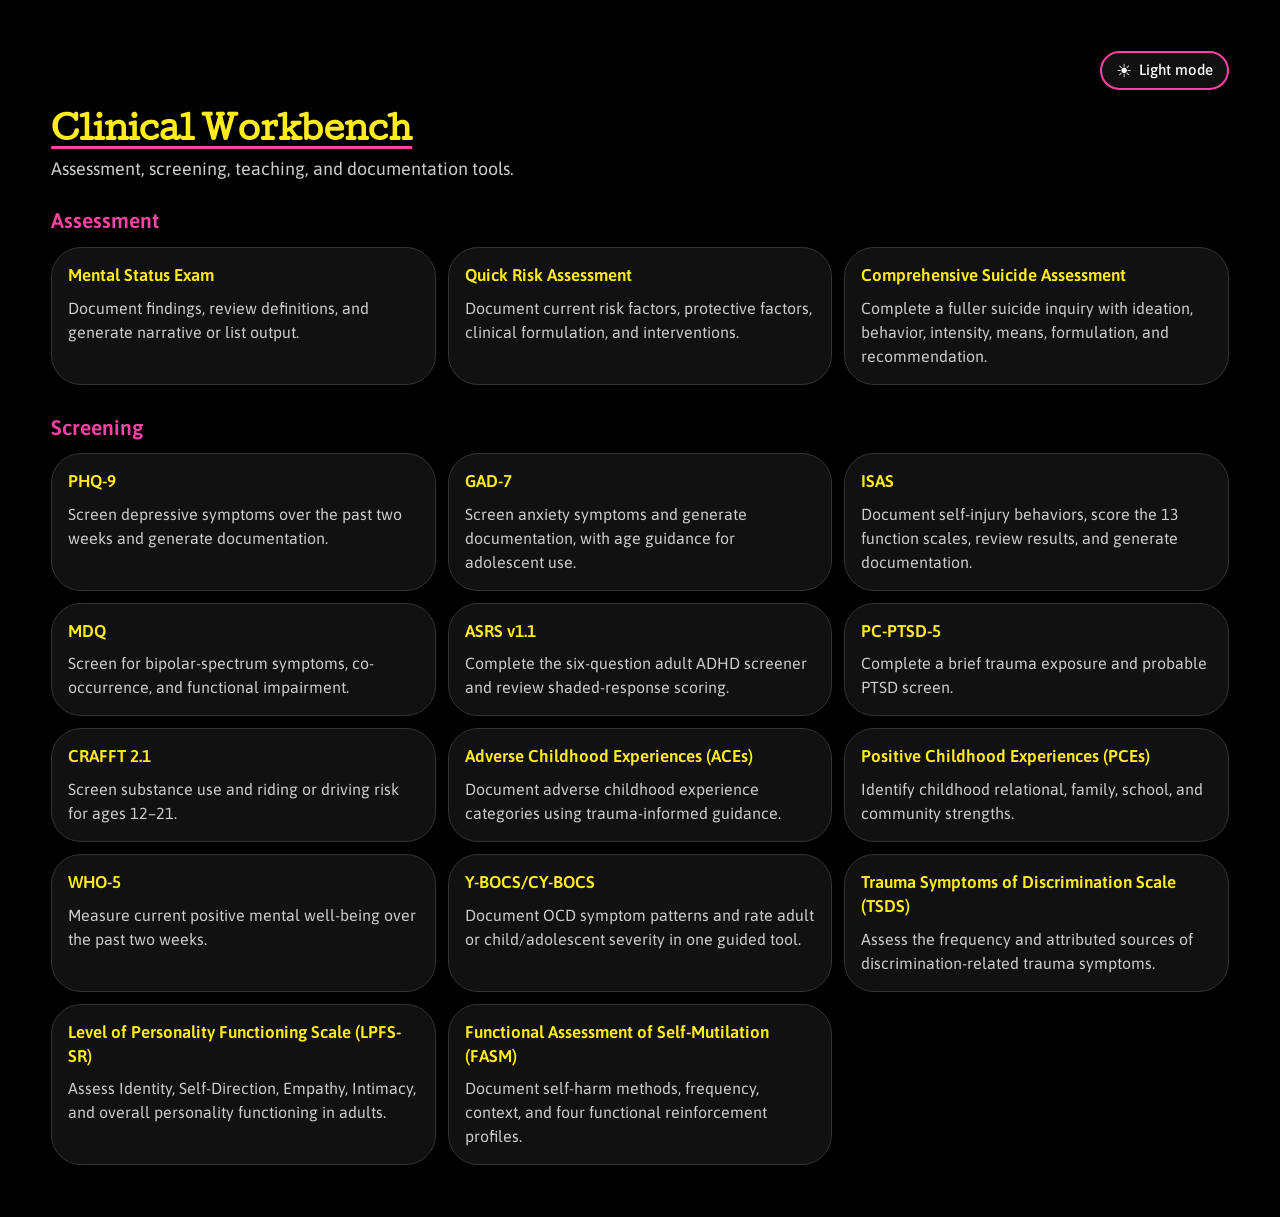
<file: index.html>
<!doctype html>
<!--
  index.html: Clinical Workbench home page and links to every tool.
  Shared: workbench-shared.css (design), workbench-theme.js (theme).
  Appearance: workbench.css.
  Shared assessment actions: workbench-ui.js (except the home page).
  Behavior (loaded at the bottom): embed-resize.js.
  id attributes connect controls to JavaScript; class attributes connect them to CSS.
-->
<html lang="en">
  <head>
    <meta charset="UTF-8" />
    <meta name="viewport" content="width=device-width, initial-scale=1.0" />
    <title>Clinical Workbench</title>
    <link rel="preconnect" href="https://fonts.googleapis.com" />
    <link rel="preconnect" href="https://fonts.gstatic.com" crossorigin />
    <link
      href="https://fonts.googleapis.com/css2?family=Asap:wght@400;500;600;700&family=Cutive&display=swap"
      rel="stylesheet"
    />
    <!-- Page layout first; the shared design system owns common styling. -->
    <link rel="stylesheet" href="workbench.css?v=20261003-home-compact" />
    <link rel="stylesheet" href="workbench-shared.css?v=20261003-review6" />
    <script src="workbench-theme.js?v=20261003-audit4"></script>
  </head>
  <body>
    <main class="workbench-shell">
      <header class="workbench-header">
        <h1>Clinical Workbench</h1>
        <p>Assessment, screening, teaching, and documentation tools.</p>
      </header>

      <section class="dashboard-section" aria-labelledby="assessment-heading">
        <h2 id="assessment-heading" class="section-title">Assessment</h2>
        <div class="workbench-grid assessment-grid">
          <a class="tool-card" href="mse.html">
            <h3>Mental Status Exam</h3>
            <p>Document findings, review definitions, and generate narrative or list output.</p>
          </a>

          <a class="tool-card" href="quick-risk.html">
            <h3>Quick Risk Assessment</h3>
            <p>
              Document current risk factors, protective factors, clinical formulation, and
              interventions.
            </p>
          </a>

          <a class="tool-card" href="comprehensive-risk.html">
            <h3>Comprehensive Suicide Assessment</h3>
            <p>
              Complete a fuller suicide inquiry with ideation, behavior, intensity, means,
              formulation, and recommendation.
            </p>
          </a>
        </div>
      </section>

      <section class="dashboard-section" aria-labelledby="screening-heading">
        <h2 id="screening-heading" class="section-title">Screening</h2>
        <div class="workbench-grid screening-grid">
          <a class="tool-card" href="screening.html?measure=phq9">
            <h3>PHQ-9</h3>
            <p>Screen depressive symptoms over the past two weeks and generate documentation.</p>
          </a>

          <a class="tool-card" href="screening.html?measure=gad7">
            <h3>GAD-7</h3>
            <p>
              Screen anxiety symptoms and generate documentation, with age guidance for adolescent
              use.
            </p>
          </a>

          <a class="tool-card" href="isas.html">
            <h3>ISAS</h3>
            <p>
              Document self-injury behaviors, score the 13 function scales, review results, and
              generate documentation.
            </p>
          </a>

          <a class="tool-card" href="brief-assessment.html?measure=mdq"
            ><h3>MDQ</h3>
            <p>
              Screen for bipolar-spectrum symptoms, co-occurrence, and functional impairment.
            </p></a
          >
          <a class="tool-card" href="brief-assessment.html?measure=asrs"
            ><h3>ASRS v1.1</h3>
            <p>
              Complete the six-question adult ADHD screener and review shaded-response scoring.
            </p></a
          >
          <a class="tool-card" href="brief-assessment.html?measure=pcptsd5"
            ><h3>PC-PTSD-5</h3>
            <p>Complete a brief trauma exposure and probable PTSD screen.</p></a
          >
          <a class="tool-card" href="brief-assessment.html?measure=crafft"
            ><h3>CRAFFT 2.1</h3>
            <p>Screen substance use and riding or driving risk for ages 12–21.</p></a
          >
          <a class="tool-card" href="brief-assessment.html?measure=ace"
            ><h3>Adverse Childhood Experiences (ACEs)</h3>
            <p>
              Document adverse childhood experience categories using trauma-informed guidance.
            </p></a
          >
          <a class="tool-card" href="brief-assessment.html?measure=pce"
            ><h3>Positive Childhood Experiences (PCEs)</h3>
            <p>Identify childhood relational, family, school, and community strengths.</p></a
          >
          <a class="tool-card" href="brief-assessment.html?measure=who5"
            ><h3>WHO-5</h3>
            <p>Measure current positive mental well-being over the past two weeks.</p></a
          >
          <a class="tool-card" href="ybocs.html"
            ><h3>Y-BOCS/CY-BOCS</h3>
            <p>
              Document OCD symptom patterns and rate adult or child/adolescent severity in one
              guided tool.
            </p></a
          >
          <a class="tool-card" href="tsds.html"
            ><h3>Trauma Symptoms of Discrimination Scale (TSDS)</h3>
            <p>
              Assess the frequency and attributed sources of discrimination-related trauma symptoms.
            </p></a
          >
          <a class="tool-card" href="lpfs.html"
            ><h3>Level of Personality Functioning Scale (LPFS-SR)</h3>
            <p>
              Assess Identity, Self-Direction, Empathy, Intimacy, and overall personality
              functioning in adults.
            </p></a
          >
          <a class="tool-card" href="fasm.html"
            ><h3>Functional Assessment of Self-Mutilation (FASM)</h3>
            <p>
              Document self-harm methods, frequency, context, and four functional reinforcement
              profiles.
            </p></a
          >
        </div>
      </section>
    </main>
    <!-- Scripts run after the markup exists. Keep the page script before the shared embedding helper. -->
    <script src="embed-resize.js?v=20261003-audit4"></script>
  </body>
</html>
</file>
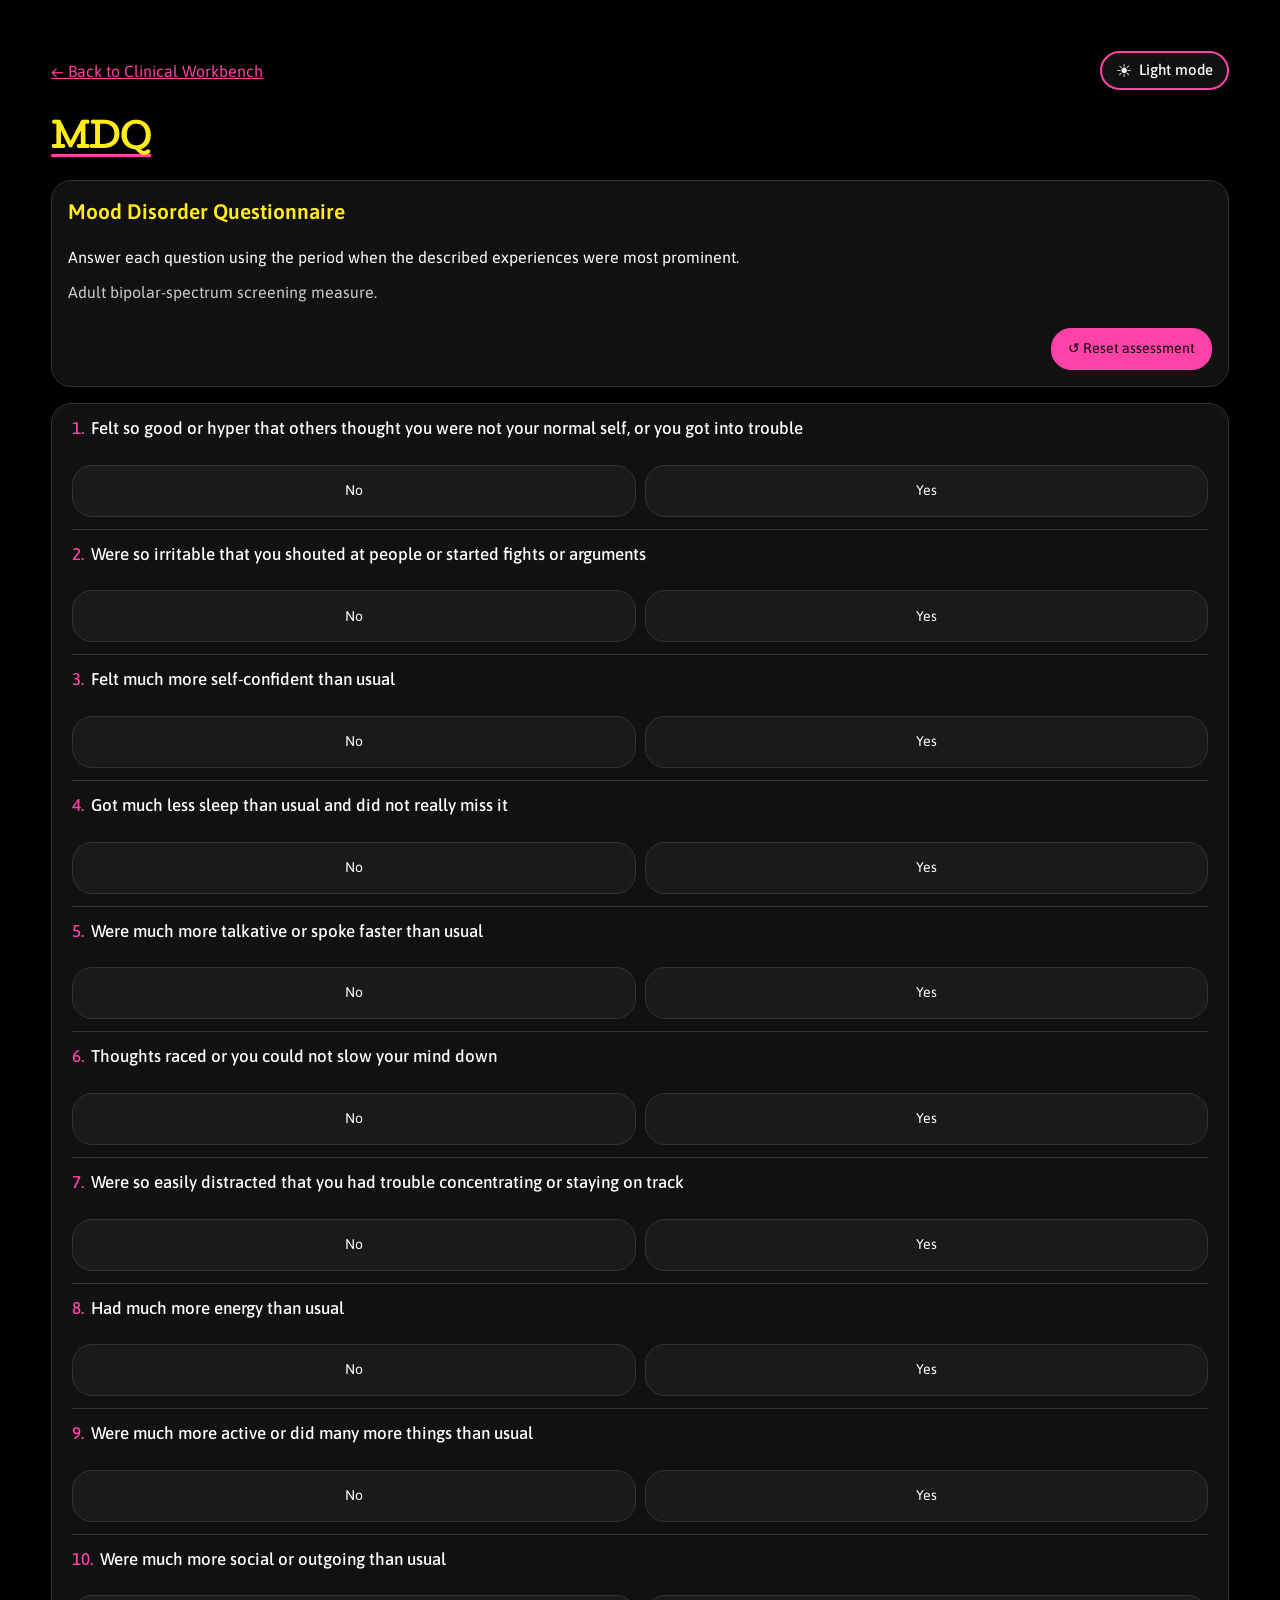
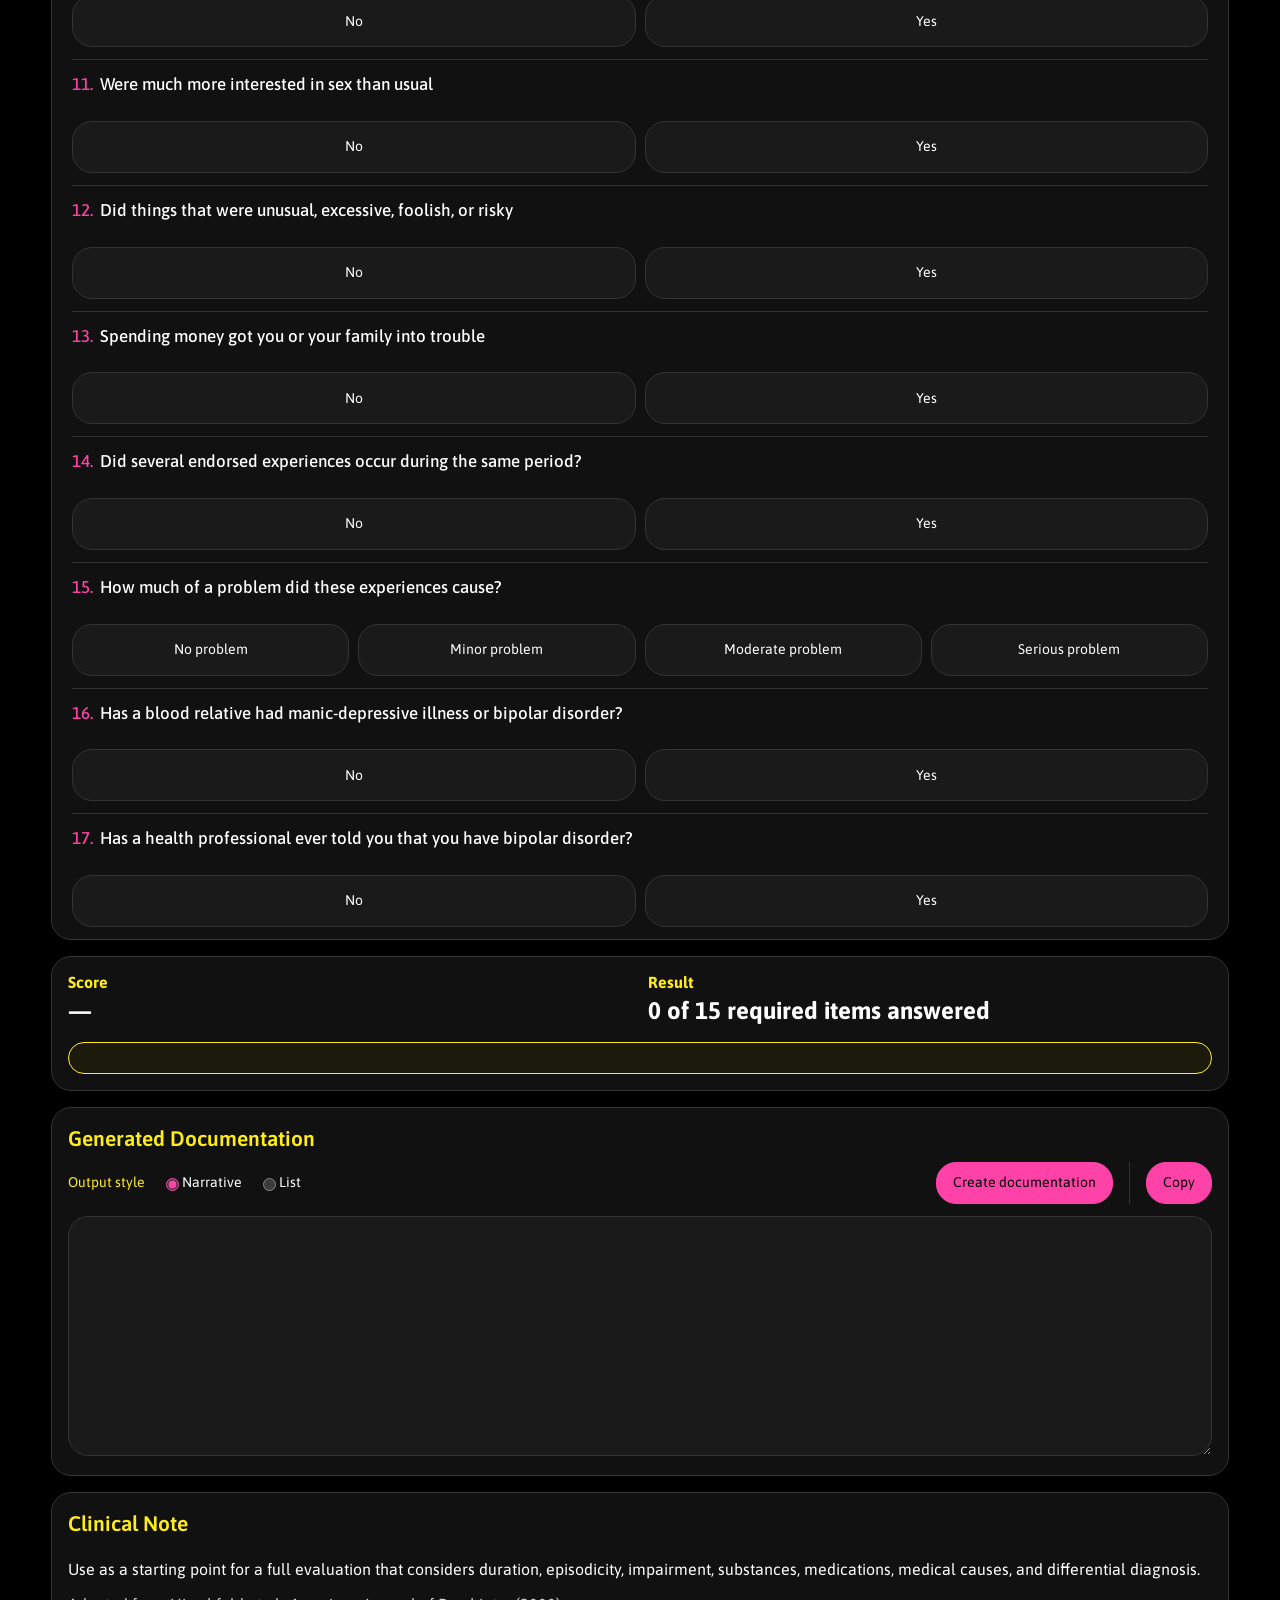
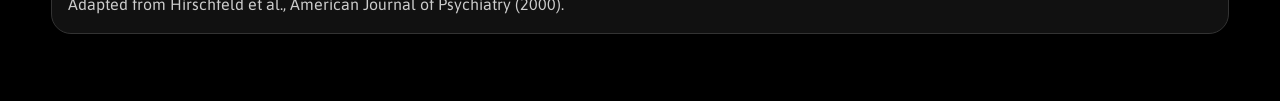
<file: brief-assessment.html>
<!doctype html>
<!--
  brief-assessment.html: Shared engine for MDQ, ACEs, PCEs, ASRS, WHO-5, PC-PTSD-5, and CRAFFT; the URL chooses the measure.
  Shared: workbench-shared.css (design), workbench-theme.js (theme).
  Appearance: screening.css, brief-assessment.css.
  Shared assessment actions: workbench-ui.js (except the home page).
  Behavior (loaded at the bottom): brief-assessment.js, embed-resize.js.
  id attributes connect controls to JavaScript; class attributes connect them to CSS.
-->
<html lang="en">
  <head>
    <meta charset="UTF-8" />
    <meta name="viewport" content="width=device-width, initial-scale=1.0" />
    <title>Assessment | Clinical Workbench</title>
    <link rel="preconnect" href="https://fonts.googleapis.com" />
    <link rel="preconnect" href="https://fonts.gstatic.com" crossorigin />
    <link
      href="https://fonts.googleapis.com/css2?family=Asap:wght@400;500;600;700&family=Cutive&display=swap"
      rel="stylesheet"
    />
    <!-- Page layout first; the shared design system owns common styling. -->
    <link rel="stylesheet" href="screening.css?v=20261003-review6" />
    <link rel="stylesheet" href="brief-assessment.css?v=20261003-review6" />
    <link rel="stylesheet" href="workbench-shared.css?v=20261003-review6" />
    <script src="workbench-theme.js?v=20261003-audit4"></script>
  </head>
  <body data-clearable-answers class="spacious-tool">
    <main class="page-shell">
      <a class="back-link" href="index.html">← Back to Clinical Workbench</a>
      <h1 id="page-title">Assessment</h1>

      <section class="card intro-card">
        <h2 id="full-title"></h2>
        <p id="instructions"></p>
        <p id="age-note" class="helper-text"></p>
        <div class="button-row">
          <button data-reset-assessment="true" type="button" id="reset-button">
            <span class="reset-icon" aria-hidden="true">↺</span> Reset assessment
          </button>
        </div>
      </section>

      <!-- JavaScript inserts the selected measure’s question controls into this empty container. -->
      <div id="questions"></div>

      <!-- Results display: JavaScript updates scores and interpretation after answers change. -->
      <section class="card results-card">
        <div class="results-summary">
          <div>
            <span class="small-label">Score</span>
            <div id="score-display" class="score-display"></div>
          </div>
          <div>
            <span class="small-label">Result</span>
            <div id="result-display" class="severity-display"></div>
          </div>
        </div>
        <div id="result-note" class="information-alert"></div>
      </section>

      <!-- Generated note and output controls. JavaScript writes the result into the output field. -->
      <section class="card output-card">
        <h2>Generated Documentation</h2>
        <div class="output-style-row">
          <span class="small-label">Output style</span>
          <label class="inline-option"
            ><input type="radio" name="outputStyle" value="summary" checked /> Narrative</label
          >
          <label class="inline-option"
            ><input type="radio" name="outputStyle" value="detailed" /> List</label
          >
          <div class="output-copy-actions">
            <button data-copy-output type="button" id="copy-button">Copy</button>

            <span id="copy-status" aria-live="polite" data-copy-status></span>
          </div>
        </div>
        <textarea
          id="output"
          data-note-output
          aria-label="Generated documentation"
          readonly
        ></textarea>
      </section>

      <!-- Reference information and interpretation guidance. -->
      <section class="card reference-card">
        <h2>Clinical Note</h2>
        <p id="clinical-note"></p>
        <p id="attribution" class="helper-text"></p>
      </section>
    </main>
    <!-- Scripts run after the markup exists. Keep the page script before the shared embedding helper. -->
    <script src="workbench-ui.js?v=20261003-clearable2"></script>
    <script src="brief-assessment.js?v=20261003-clearable"></script>
    <script src="embed-resize.js?v=20261003-audit4"></script>
  </body>
</html>
</file>
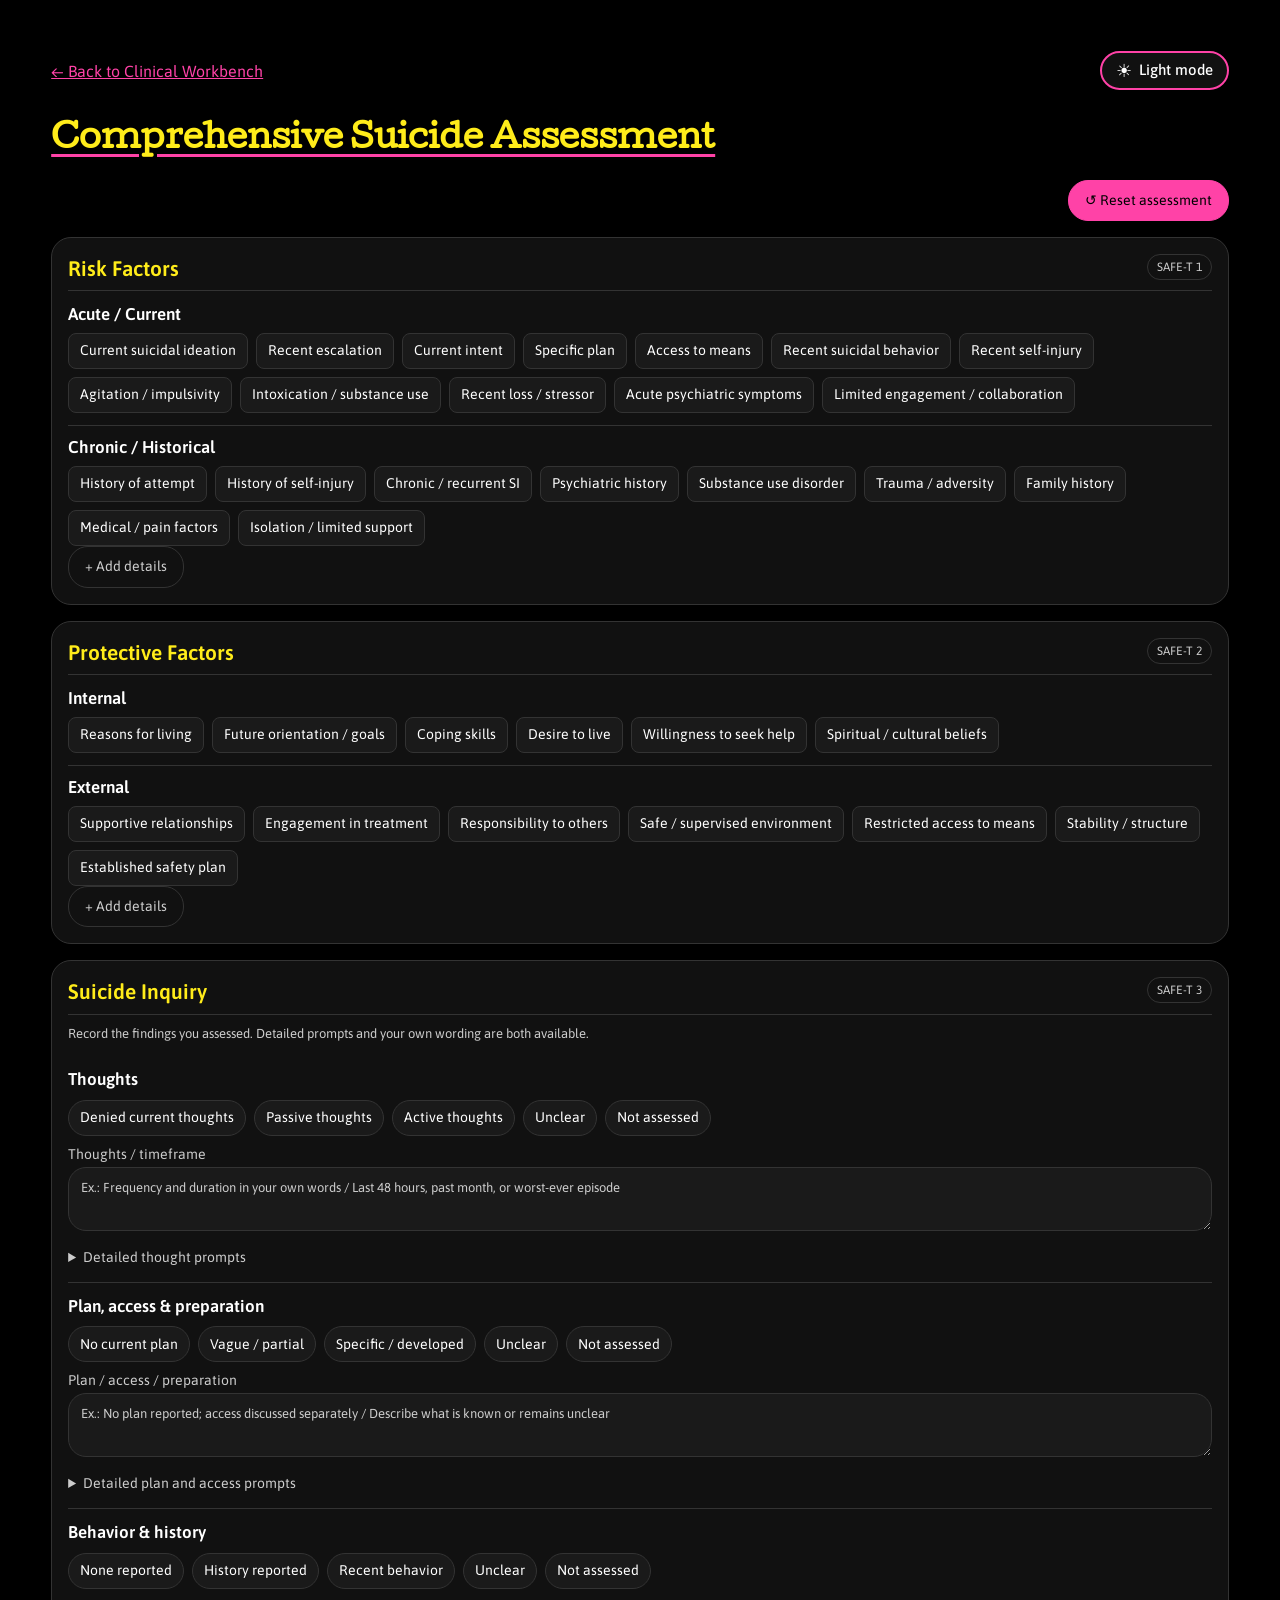
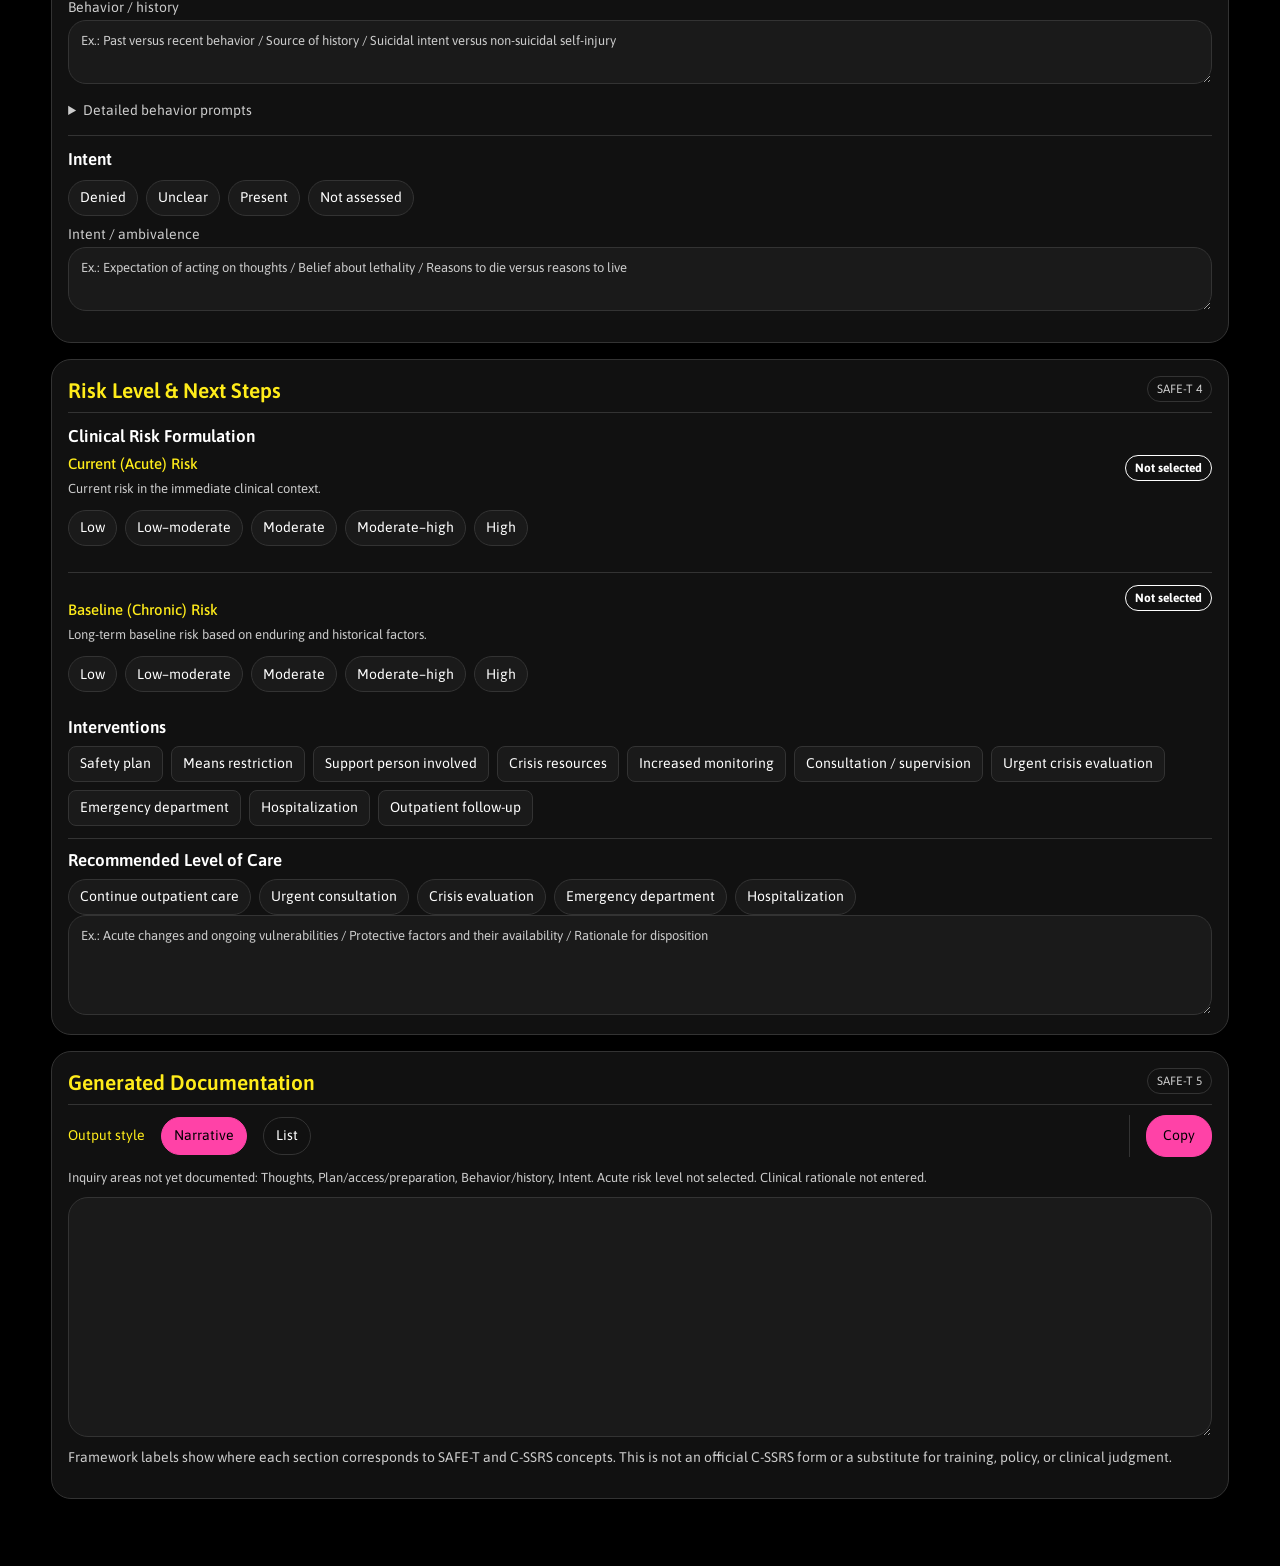
<file: comprehensive-risk.html>
<!doctype html>
<!--
  comprehensive-risk.html: Comprehensive Suicide Assessment: collects the full form into one assessment and formats the note.
  Shared: workbench-shared.css (design), workbench-theme.js (theme).
  Appearance: risk.css.
  Shared assessment actions: workbench-ui.js (except the home page).
  Behavior (loaded at the bottom): comprehensive-risk.js, embed-resize.js.
  id attributes connect controls to JavaScript; class attributes connect them to CSS.
-->
<html lang="en">
  <head>
    <meta charset="UTF-8" />
    <meta name="viewport" content="width=device-width, initial-scale=1.0" />
    <title>Comprehensive Suicide Assessment | Clinical Workbench</title>
    <link rel="preconnect" href="https://fonts.googleapis.com" />
    <link rel="preconnect" href="https://fonts.gstatic.com" crossorigin />
    <link
      href="https://fonts.googleapis.com/css2?family=Asap:wght@400;500;600;700&family=Cutive&display=swap"
      rel="stylesheet"
    />
    <!-- Page layout first; the shared design system owns common styling. -->
    <link rel="stylesheet" href="risk.css?v=20261003-review6" />
    <link rel="stylesheet" href="workbench-shared.css?v=20261003-review6" />
    <script src="workbench-theme.js?v=20261003-audit4"></script>
  </head>
  <body data-clearable-answers class="risk-app spacious-tool">
    <main class="risk-shell">
      <a class="risk-back" href="index.html">← Back to Clinical Workbench</a>
      <h1>Comprehensive Suicide Assessment</h1>
      <div class="button-row">
        <button data-reset-assessment="true" type="button" id="reset-assessment">
          <span class="reset-icon" aria-hidden="true">↺</span> Reset assessment
        </button>
      </div>

      <section class="risk-card">
        <div class="risk-section-heading">
          <h2>Risk Factors</h2>
          <span class="framework-badge">SAFE-T 1</span>
        </div>

        <h3>Acute / Current</h3>
        <div class="risk-options">
          <label class="choice-chip"
            ><input type="checkbox" name="acuteRisk" value="current suicidal ideation" /><span
              >Current suicidal ideation</span
            ></label
          >
          <label class="choice-chip"
            ><input type="checkbox" name="acuteRisk" value="recent escalation in ideation" /><span
              >Recent escalation</span
            ></label
          >
          <label class="choice-chip"
            ><input type="checkbox" name="acuteRisk" value="current intent" /><span
              >Current intent</span
            ></label
          >
          <label class="choice-chip"
            ><input type="checkbox" name="acuteRisk" value="a specific suicide plan" /><span
              >Specific plan</span
            ></label
          >
          <label class="choice-chip"
            ><input type="checkbox" name="acuteRisk" value="access to lethal means" /><span
              >Access to means</span
            ></label
          >
          <label class="choice-chip"
            ><input type="checkbox" name="acuteRisk" value="recent suicidal behavior" /><span
              >Recent suicidal behavior</span
            ></label
          >
          <label class="choice-chip"
            ><input type="checkbox" name="acuteRisk" value="recent self-injury" /><span
              >Recent self-injury</span
            ></label
          >
          <label class="choice-chip"
            ><input
              type="checkbox"
              name="acuteRisk"
              value="acute agitation, impulsivity, or severe distress"
            /><span>Agitation / impulsivity</span></label
          >
          <label class="choice-chip"
            ><input
              type="checkbox"
              name="acuteRisk"
              value="intoxication or acute substance use"
            /><span>Intoxication / substance use</span></label
          >
          <label class="choice-chip"
            ><input
              type="checkbox"
              name="acuteRisk"
              value="a recent loss, conflict, or major stressor"
            /><span>Recent loss / stressor</span></label
          >
          <label class="choice-chip"
            ><input
              type="checkbox"
              name="acuteRisk"
              value="psychosis, mania, or severe mood symptoms"
            /><span>Acute psychiatric symptoms</span></label
          >
          <label class="choice-chip"
            ><input
              type="checkbox"
              name="acuteRisk"
              value="limited engagement in treatment or inability to collaborate on safety"
            /><span>Limited engagement / collaboration</span></label
          >
        </div>

        <h3>Chronic / Historical</h3>
        <div class="risk-options">
          <label class="choice-chip"
            ><input type="checkbox" name="chronicRisk" value="a history of suicide attempt" /><span
              >History of attempt</span
            ></label
          >
          <label class="choice-chip"
            ><input
              type="checkbox"
              name="chronicRisk"
              value="a history of non-suicidal self-injury"
            /><span>History of self-injury</span></label
          >
          <label class="choice-chip"
            ><input
              type="checkbox"
              name="chronicRisk"
              value="chronic or recurrent suicidal ideation"
            /><span>Chronic / recurrent SI</span></label
          >
          <label class="choice-chip"
            ><input
              type="checkbox"
              name="chronicRisk"
              value="a psychiatric disorder associated with elevated suicide risk"
            /><span>Psychiatric history</span></label
          >
          <label class="choice-chip"
            ><input type="checkbox" name="chronicRisk" value="a substance use disorder" /><span
              >Substance use disorder</span
            ></label
          >
          <label class="choice-chip"
            ><input
              type="checkbox"
              name="chronicRisk"
              value="trauma or significant adverse experiences"
            /><span>Trauma / adversity</span></label
          >
          <label class="choice-chip"
            ><input
              type="checkbox"
              name="chronicRisk"
              value="a family history of suicide or suicidal behavior"
            /><span>Family history</span></label
          >
          <label class="choice-chip"
            ><input
              type="checkbox"
              name="chronicRisk"
              value="chronic pain, serious illness, or disability"
            /><span>Medical / pain factors</span></label
          >
          <label class="choice-chip"
            ><input
              type="checkbox"
              name="chronicRisk"
              value="social isolation or limited support"
            /><span>Isolation / limited support</span></label
          >
        </div>

        <button type="button" class="secondary-button toggle-details" data-target="risk-details">
          + Add details
        </button>
        <div class="optional-details" id="risk-details">
          <textarea
            id="additional-risk"
            aria-label="Additional risk factors or context"
            placeholder="Ex.: Recent change in stressors / Collateral information differs from client report"
          ></textarea>
        </div>
      </section>

      <section class="risk-card">
        <div class="risk-section-heading">
          <h2>Protective Factors</h2>
          <span class="framework-badge">SAFE-T 2</span>
        </div>

        <h3>Internal</h3>
        <div class="risk-options">
          <label class="choice-chip"
            ><input
              type="checkbox"
              name="internalProtective"
              value="identified reasons for living"
            /><span>Reasons for living</span></label
          >
          <label class="choice-chip"
            ><input
              type="checkbox"
              name="internalProtective"
              value="future orientation or meaningful goals"
            /><span>Future orientation / goals</span></label
          >
          <label class="choice-chip"
            ><input
              type="checkbox"
              name="internalProtective"
              value="effective coping skills"
            /><span>Coping skills</span></label
          >
          <label class="choice-chip"
            ><input
              type="checkbox"
              name="internalProtective"
              value="a stated desire to live"
            /><span>Desire to live</span></label
          >
          <label class="choice-chip"
            ><input
              type="checkbox"
              name="internalProtective"
              value="willingness to seek help"
            /><span>Willingness to seek help</span></label
          >
          <label class="choice-chip"
            ><input
              type="checkbox"
              name="internalProtective"
              value="spiritual, cultural, or moral beliefs that discourage suicide"
            /><span>Spiritual / cultural beliefs</span></label
          >
        </div>

        <h3>External</h3>
        <div class="risk-options">
          <label class="choice-chip"
            ><input
              type="checkbox"
              name="externalProtective"
              value="supportive family, friends, or community"
            /><span>Supportive relationships</span></label
          >
          <label class="choice-chip"
            ><input
              type="checkbox"
              name="externalProtective"
              value="engagement in treatment"
            /><span>Engagement in treatment</span></label
          >
          <label class="choice-chip"
            ><input
              type="checkbox"
              name="externalProtective"
              value="responsibility to children, family members, pets, or others"
            /><span>Responsibility to others</span></label
          >
          <label class="choice-chip"
            ><input
              type="checkbox"
              name="externalProtective"
              value="a safe or supervised environment"
            /><span>Safe / supervised environment</span></label
          >
          <label class="choice-chip"
            ><input
              type="checkbox"
              name="externalProtective"
              value="restricted access to lethal means"
            /><span>Restricted access to means</span></label
          >
          <label class="choice-chip"
            ><input
              type="checkbox"
              name="externalProtective"
              value="stable housing, school, employment, or structured activity"
            /><span>Stability / structure</span></label
          >
          <label class="choice-chip"
            ><input
              type="checkbox"
              name="externalProtective"
              value="an established safety plan"
            /><span>Established safety plan</span></label
          >
        </div>
        <button
          type="button"
          class="secondary-button toggle-details"
          data-target="protective-details"
          aria-expanded="false"
          aria-controls="protective-details"
        >
          + Add details
        </button>
        <div class="optional-details" id="protective-details">
          <textarea
            id="additional-protective"
            aria-label="Additional protective factors or context"
            placeholder="Ex.: Identifies caring for a pet as a reason to stay alive / Names a trusted person they would contact during a crisis / Describes a coping strategy that has helped during previous crises"
          ></textarea>
        </div>
      </section>

      <section class="risk-card" id="suicide-inquiry">
        <div class="risk-section-heading">
          <h2>Suicide Inquiry</h2>
          <span class="framework-badge">SAFE-T 3</span>
        </div>
        <p class="risk-helper">
          Record the findings you assessed. Detailed prompts and your own wording are both
          available.
        </p>
        <article class="inquiry-area" data-area="thoughts">
          <h3>Thoughts</h3>
          <div
            class="risk-options single-choice"
            role="group"
            aria-label="Current suicidal thoughts"
          >
            <label class="choice-chip"
              ><input
                type="radio"
                name="ideationSeverity"
                value="No current suicidal ideation"
              /><span>Denied current thoughts</span></label
            ><label class="choice-chip"
              ><input type="radio" name="ideationSeverity" value="Passive thoughts of death" /><span
                >Passive thoughts</span
              ></label
            ><label class="choice-chip"
              ><input type="radio" name="ideationSeverity" value="Active suicidal thoughts" /><span
                >Active thoughts</span
              ></label
            ><label class="choice-chip"
              ><input type="radio" name="ideationSeverity" value="unclear" /><span
                >Unclear</span
              ></label
            ><label class="choice-chip"
              ><input type="radio" name="ideationSeverity" value="not assessed" /><span
                >Not assessed</span
              ></label
            >
          </div>
          <label class="inquiry-note-label" for="thought-summary">Thoughts / timeframe</label
          ><textarea
            id="thought-summary"
            class="inquiry-note"
            placeholder="Ex.: Frequency and duration in your own words / Last 48 hours, past month, or worst-ever episode"
          ></textarea>
          <details class="inquiry-details" id="thought-details">
            <summary>Detailed thought prompts</summary>
            <h4>Frequency</h4>
            <div class="risk-options single-choice">
              <label class="choice-chip"
                ><input type="radio" name="frequency" value="less than weekly" /><span
                  >Less than weekly</span
                ></label
              >
              <label class="choice-chip"
                ><input type="radio" name="frequency" value="weekly" /><span>Weekly</span></label
              >
              <label class="choice-chip"
                ><input type="radio" name="frequency" value="several times per week" /><span
                  >Several times/week</span
                ></label
              >
              <label class="choice-chip"
                ><input type="radio" name="frequency" value="daily" /><span>Daily</span></label
              >
              <label class="choice-chip"
                ><input type="radio" name="frequency" value="many times per day" /><span
                  >Many times/day</span
                ></label
              >
            </div>
            <h4>Duration</h4>
            <div class="risk-options single-choice">
              <label class="choice-chip"
                ><input type="radio" name="duration" value="fleeting" /><span>Fleeting</span></label
              >
              <label class="choice-chip"
                ><input type="radio" name="duration" value="under 15 minutes" /><span
                  >Under 15 minutes</span
                ></label
              >
              <label class="choice-chip"
                ><input type="radio" name="duration" value="15 to 60 minutes" /><span
                  >15–60 minutes</span
                ></label
              >
              <label class="choice-chip"
                ><input type="radio" name="duration" value="one to four hours" /><span
                  >1–4 hours</span
                ></label
              >
              <label class="choice-chip"
                ><input type="radio" name="duration" value="most of the day" /><span
                  >Most of the day</span
                ></label
              >
              <label class="choice-chip"
                ><input type="radio" name="duration" value="continuous or nearly continuous" /><span
                  >Continuous</span
                ></label
              >
            </div>
            <h4>Controllability</h4>
            <div class="risk-options single-choice">
              <label class="choice-chip"
                ><input type="radio" name="controllability" value="easily controlled" /><span
                  >Easily controlled</span
                ></label
              >
              <label class="choice-chip"
                ><input
                  type="radio"
                  name="controllability"
                  value="controlled with some effort"
                /><span>Some effort</span></label
              >
              <label class="choice-chip"
                ><input type="radio" name="controllability" value="difficult to control" /><span
                  >Difficult to control</span
                ></label
              >
              <label class="choice-chip"
                ><input type="radio" name="controllability" value="unable to control" /><span
                  >Unable to control</span
                ></label
              >
              <label class="choice-chip"
                ><input type="radio" name="controllability" value="unclear" /><span
                  >Unclear</span
                ></label
              >
            </div>
            <h4>Deterrents</h4>
            <div class="risk-options single-choice">
              <label class="choice-chip"
                ><input
                  type="radio"
                  name="deterrents"
                  value="deterrents clearly prevent action"
                /><span>Clearly prevent action</span></label
              >
              <label class="choice-chip"
                ><input
                  type="radio"
                  name="deterrents"
                  value="deterrents probably prevent action"
                /><span>Probably prevent action</span></label
              >
              <label class="choice-chip"
                ><input
                  type="radio"
                  name="deterrents"
                  value="the effect of deterrents is uncertain"
                /><span>Uncertain</span></label
              >
              <label class="choice-chip"
                ><input
                  type="radio"
                  name="deterrents"
                  value="deterrents are unlikely to prevent action"
                /><span>Unlikely to prevent action</span></label
              >
              <label class="choice-chip"
                ><input
                  type="radio"
                  name="deterrents"
                  value="no meaningful deterrents were identified"
                /><span>No identified deterrents</span></label
              >
            </div>
            <h4>Reasons for ideation</h4>
            <div class="risk-options single-choice">
              <label class="choice-chip"
                ><input
                  type="radio"
                  name="reason"
                  value="primarily to end or escape emotional pain"
                /><span>End / escape pain</span></label
              >
              <label class="choice-chip"
                ><input
                  type="radio"
                  name="reason"
                  value="primarily to communicate distress or influence another person"
                /><span>Communicate distress / influence</span></label
              >
              <label class="choice-chip"
                ><input
                  type="radio"
                  name="reason"
                  value="a mixture of escape and interpersonal reasons"
                /><span>Mixed reasons</span></label
              >
              <label class="choice-chip"
                ><input type="radio" name="reason" value="unclear" /><span>Unclear</span></label
              >
            </div>
          </details>
        </article>
        <article class="inquiry-area" data-area="plan">
          <h3>Plan, access &amp; preparation</h3>
          <div class="risk-options single-choice">
            <label class="choice-chip"
              ><input type="radio" name="currentPlan" value="none" /><span
                >No current plan</span
              ></label
            >
            <label class="choice-chip"
              ><input type="radio" name="currentPlan" value="vague or partially developed" /><span
                >Vague / partial</span
              ></label
            >
            <label class="choice-chip"
              ><input type="radio" name="currentPlan" value="specific and developed" /><span
                >Specific / developed</span
              ></label
            >
            <label class="choice-chip"
              ><input type="radio" name="currentPlan" value="unclear" /><span>Unclear</span></label
            ><label class="choice-chip"
              ><input type="radio" name="currentPlan" value="not assessed" /><span
                >Not assessed</span
              ></label
            >
          </div>
          <label class="inquiry-note-label" for="plan-summary">Plan / access / preparation</label
          ><textarea
            id="plan-summary"
            class="inquiry-note"
            placeholder="Ex.: No plan reported; access discussed separately / Describe what is known or remains unclear"
          ></textarea>
          <details class="inquiry-details" id="plan-details">
            <summary>Detailed plan and access prompts</summary>
            <h4>Access to means</h4>
            <div class="risk-options single-choice">
              <label class="choice-chip"
                ><input
                  type="radio"
                  name="meansAccess"
                  value="denied or no access identified"
                /><span>Denied / none identified</span></label
              >
              <label class="choice-chip"
                ><input type="radio" name="meansAccess" value="possible access" /><span
                  >Possible access</span
                ></label
              >
              <label class="choice-chip"
                ><input type="radio" name="meansAccess" value="confirmed access" /><span
                  >Confirmed access</span
                ></label
              >
            </div>
            <h4>Preparation</h4>
            <div class="risk-options single-choice">
              <label class="choice-chip"
                ><input type="radio" name="preparation" value="none identified" /><span
                  >None</span
                ></label
              >
              <label class="choice-chip"
                ><input
                  type="radio"
                  name="preparation"
                  value="possible or unclear preparatory behavior"
                /><span>Possible / unclear</span></label
              >
              <label class="choice-chip"
                ><input type="radio" name="preparation" value="active preparatory behavior" /><span
                  >Active preparation</span
                ></label
              >
            </div>
            <label class="inquiry-note-label" for="means-description">Additional context</label
            ><textarea
              id="means-description"
              class="inquiry-note"
              placeholder="Ex.: Timing or location / Availability and potential lethality / Preparatory steps or means-restriction arrangements"
            ></textarea>
          </details>
        </article>
        <article class="inquiry-area" data-area="behavior">
          <h3>Behavior &amp; history</h3>
          <div class="risk-options single-choice" role="group" aria-label="Behavior and history">
            <label class="choice-chip"
              ><input
                type="radio"
                name="behaviorStatus"
                value="No suicidal or self-injurious behavior reported"
              /><span>None reported</span></label
            ><label class="choice-chip"
              ><input type="radio" name="behaviorStatus" value="Past behavior reported" /><span
                >History reported</span
              ></label
            ><label class="choice-chip"
              ><input type="radio" name="behaviorStatus" value="Recent behavior reported" /><span
                >Recent behavior</span
              ></label
            ><label class="choice-chip"
              ><input type="radio" name="behaviorStatus" value="unclear" /><span
                >Unclear</span
              ></label
            ><label class="choice-chip"
              ><input type="radio" name="behaviorStatus" value="not assessed" /><span
                >Not assessed</span
              ></label
            >
          </div>
          <label class="inquiry-note-label" for="behavior-summary">Behavior / history</label
          ><textarea
            id="behavior-summary"
            class="inquiry-note"
            placeholder="Ex.: Past versus recent behavior / Source of history / Suicidal intent versus non-suicidal self-injury"
          ></textarea>
          <details class="inquiry-details" id="behavior-inquiry-details">
            <summary>Detailed behavior prompts</summary>
            <div class="risk-options">
              <label class="choice-chip"
                ><input type="checkbox" name="behaviorType" value="preparatory behavior" /><span
                  >Preparatory behavior</span
                ></label
              >
              <label class="choice-chip"
                ><input type="checkbox" name="behaviorType" value="an aborted attempt" /><span
                  >Aborted attempt</span
                ></label
              >
              <label class="choice-chip"
                ><input type="checkbox" name="behaviorType" value="an interrupted attempt" /><span
                  >Interrupted attempt</span
                ></label
              >
              <label class="choice-chip"
                ><input
                  type="checkbox"
                  name="behaviorType"
                  value="an actual suicide attempt"
                /><span>Actual attempt</span></label
              >
              <label class="choice-chip"
                ><input type="checkbox" name="behaviorType" value="non-suicidal self-injury" /><span
                  >Non-suicidal self-injury</span
                ></label
              >
            </div>
            <h4>Most recent behavior</h4>
            <div class="risk-options single-choice">
              <label class="choice-chip"
                ><input type="radio" name="behaviorTiming" value="no behavior identified" /><span
                  >None</span
                ></label
              >
              <label class="choice-chip"
                ><input type="radio" name="behaviorTiming" value="within the past 24 hours" /><span
                  >Past 24 hours</span
                ></label
              >
              <label class="choice-chip"
                ><input type="radio" name="behaviorTiming" value="within the past week" /><span
                  >Past week</span
                ></label
              >
              <label class="choice-chip"
                ><input type="radio" name="behaviorTiming" value="within the past month" /><span
                  >Past month</span
                ></label
              >
              <label class="choice-chip"
                ><input
                  type="radio"
                  name="behaviorTiming"
                  value="within the past three months"
                /><span>Past 3 months</span></label
              >
              <label class="choice-chip"
                ><input
                  type="radio"
                  name="behaviorTiming"
                  value="more than three months ago"
                /><span>More than 3 months</span></label
              >
            </div>
            <label class="inquiry-note-label" for="behavior-description">Additional context</label
            ><textarea
              id="behavior-description"
              class="inquiry-note"
              placeholder="Ex.: Attempts, interrupted or aborted attempts, or rehearsals / Intent and medical consequences / Youth caregiver report"
            ></textarea>
          </details>
        </article>
        <article class="inquiry-area" data-area="intent">
          <h3>Intent</h3>
          <div class="risk-options single-choice">
            <label class="choice-chip"
              ><input type="radio" name="currentIntent" value="denied" /><span>Denied</span></label
            >
            <label class="choice-chip"
              ><input type="radio" name="currentIntent" value="unclear" /><span
                >Unclear</span
              ></label
            >
            <label class="choice-chip"
              ><input type="radio" name="currentIntent" value="present" /><span
                >Present</span
              ></label
            >
            <label class="choice-chip"
              ><input type="radio" name="currentIntent" value="not assessed" /><span
                >Not assessed</span
              ></label
            >
          </div>
          <label class="inquiry-note-label" for="intent-summary">Intent / ambivalence</label
          ><textarea
            id="intent-summary"
            class="inquiry-note"
            placeholder="Ex.: Expectation of acting on thoughts / Belief about lethality / Reasons to die versus reasons to live"
          ></textarea>
        </article>
      </section>

      <section class="risk-card">
        <div class="risk-section-heading">
          <h2>Risk Level &amp; Next Steps</h2>
          <span class="framework-badge">SAFE-T 4</span>
        </div>

        <h3>Clinical Risk Formulation</h3>

        <div class="risk-level-panel" data-risk-panel="acute">
          <div class="risk-level-header">
            <div>
              <div class="field-label">Current (Acute) Risk</div>
              <div class="risk-helper">Current risk in the immediate clinical context.</div>
            </div>
            <div class="risk-level-result" id="acute-result">Not selected</div>
          </div>

          <div class="risk-options single-choice risk-level-options">
            <label class="choice-chip risk-choice risk-low"
              ><input type="radio" name="acuteLevel" value="low" /><span>Low</span></label
            >
            <label class="choice-chip risk-choice risk-low-moderate"
              ><input type="radio" name="acuteLevel" value="low-moderate" /><span
                >Low–moderate</span
              ></label
            >
            <label class="choice-chip risk-choice risk-moderate"
              ><input type="radio" name="acuteLevel" value="moderate" /><span>Moderate</span></label
            >
            <label class="choice-chip risk-choice risk-moderate-high"
              ><input type="radio" name="acuteLevel" value="moderate-high" /><span
                >Moderate–high</span
              ></label
            >
            <label class="choice-chip risk-choice risk-high"
              ><input type="radio" name="acuteLevel" value="high" /><span>High</span></label
            >
          </div>

          <p class="risk-level-explainer" id="acute-explainer" hidden></p>
        </div>

        <div class="risk-level-panel" data-risk-panel="chronic">
          <div class="risk-level-header">
            <div>
              <div class="field-label">Baseline (Chronic) Risk</div>
              <div class="risk-helper">
                Long-term baseline risk based on enduring and historical factors.
              </div>
            </div>
            <div class="risk-level-result" id="chronic-result">Not selected</div>
          </div>

          <div class="risk-options single-choice risk-level-options">
            <label class="choice-chip risk-choice risk-low"
              ><input type="radio" name="chronicLevel" value="low" /><span>Low</span></label
            >
            <label class="choice-chip risk-choice risk-low-moderate"
              ><input type="radio" name="chronicLevel" value="low-moderate" /><span
                >Low–moderate</span
              ></label
            >
            <label class="choice-chip risk-choice risk-moderate"
              ><input type="radio" name="chronicLevel" value="moderate" /><span
                >Moderate</span
              ></label
            >
            <label class="choice-chip risk-choice risk-moderate-high"
              ><input type="radio" name="chronicLevel" value="moderate-high" /><span
                >Moderate–high</span
              ></label
            >
            <label class="choice-chip risk-choice risk-high"
              ><input type="radio" name="chronicLevel" value="high" /><span>High</span></label
            >
          </div>

          <p class="risk-level-explainer" id="chronic-explainer" hidden></p>
        </div>

        <h3>Interventions</h3>
        <div class="risk-options">
          <label class="choice-chip"
            ><input
              type="checkbox"
              name="intervention"
              value="a safety plan was completed or reviewed"
            /><span>Safety plan</span></label
          >
          <label class="choice-chip"
            ><input
              type="checkbox"
              name="intervention"
              value="lethal-means access and restriction were addressed"
            /><span>Means restriction</span></label
          >
          <label class="choice-chip"
            ><input
              type="checkbox"
              name="intervention"
              value="a support person was involved"
            /><span>Support person involved</span></label
          >
          <label class="choice-chip"
            ><input
              type="checkbox"
              name="intervention"
              value="crisis resources were reviewed"
            /><span>Crisis resources</span></label
          >
          <label class="choice-chip"
            ><input
              type="checkbox"
              name="intervention"
              value="monitoring or contact frequency was increased"
            /><span>Increased monitoring</span></label
          >
          <label class="choice-chip"
            ><input
              type="checkbox"
              name="intervention"
              value="clinical consultation or supervision was obtained"
            /><span>Consultation / supervision</span></label
          >
          <label class="choice-chip"
            ><input
              type="checkbox"
              name="intervention"
              value="an urgent crisis evaluation was arranged"
            /><span>Urgent crisis evaluation</span></label
          >
          <label class="choice-chip"
            ><input
              type="checkbox"
              name="intervention"
              value="emergency department evaluation was arranged"
            /><span>Emergency department</span></label
          >
          <label class="choice-chip"
            ><input
              type="checkbox"
              name="intervention"
              value="psychiatric hospitalization was arranged"
            /><span>Hospitalization</span></label
          >
          <label class="choice-chip"
            ><input
              type="checkbox"
              name="intervention"
              value="outpatient follow-up was scheduled"
            /><span>Outpatient follow-up</span></label
          >
        </div>

        <h3>Recommended Level of Care</h3>
        <div class="risk-options single-choice">
          <label class="choice-chip"
            ><input type="radio" name="recommendation" value="continue outpatient care" /><span
              >Continue outpatient care</span
            ></label
          >
          <label class="choice-chip"
            ><input type="radio" name="recommendation" value="urgent clinical consultation" /><span
              >Urgent consultation</span
            ></label
          >
          <label class="choice-chip"
            ><input type="radio" name="recommendation" value="crisis evaluation" /><span
              >Crisis evaluation</span
            ></label
          >
          <label class="choice-chip"
            ><input
              type="radio"
              name="recommendation"
              value="emergency department evaluation"
            /><span>Emergency department</span></label
          >
          <label class="choice-chip"
            ><input type="radio" name="recommendation" value="psychiatric hospitalization" /><span
              >Hospitalization</span
            ></label
          >
        </div>

        <textarea
          id="clinical-rationale"
          aria-label="Clinical rationale"
          placeholder="Ex.: Acute changes and ongoing vulnerabilities / Protective factors and their availability / Rationale for disposition"
        ></textarea>
      </section>

      <section class="risk-card">
        <div class="risk-section-heading">
          <h2>Generated Documentation</h2>
          <span class="framework-badge">SAFE-T 5</span>
        </div>

        <div class="output-style-row" role="group" aria-label="Output style">
          <span class="field-label">Output style</span>
          <button type="button" id="narrative-output-button" class="output-style-button selected">
            Narrative
          </button>
          <button type="button" id="list-output-button" class="output-style-button">List</button>
          <div class="output-copy-actions">
            <button data-copy-output type="button" id="copy-assessment">Copy</button>

            <span id="copy-status" aria-live="polite" data-copy-status></span>
          </div>
        </div>

        <p id="assessment-progress" class="risk-helper" aria-live="polite"></p>
        <p id="assessment-review" class="risk-helper" aria-live="polite"></p>
        <textarea
          id="comprehensive-output"
          data-note-output
          aria-label="Generated documentation"
          readonly
        ></textarea>

        <p class="risk-note">
          Framework labels show where each section corresponds to SAFE-T and C-SSRS concepts. This
          is not an official C-SSRS form or a substitute for training, policy, or clinical judgment.
        </p>
      </section>
    </main>
    <!-- Scripts run after the markup exists. Keep the page script before the shared embedding helper. -->
    <script src="workbench-ui.js?v=20261003-clearable2"></script>
    <script src="risk-presentation.js?v=20261003-audit4"></script>
    <script src="comprehensive-risk.js?v=20261003-clearable"></script>
    <script src="embed-resize.js?v=20261003-audit4"></script>
  </body>
</html>
</file>
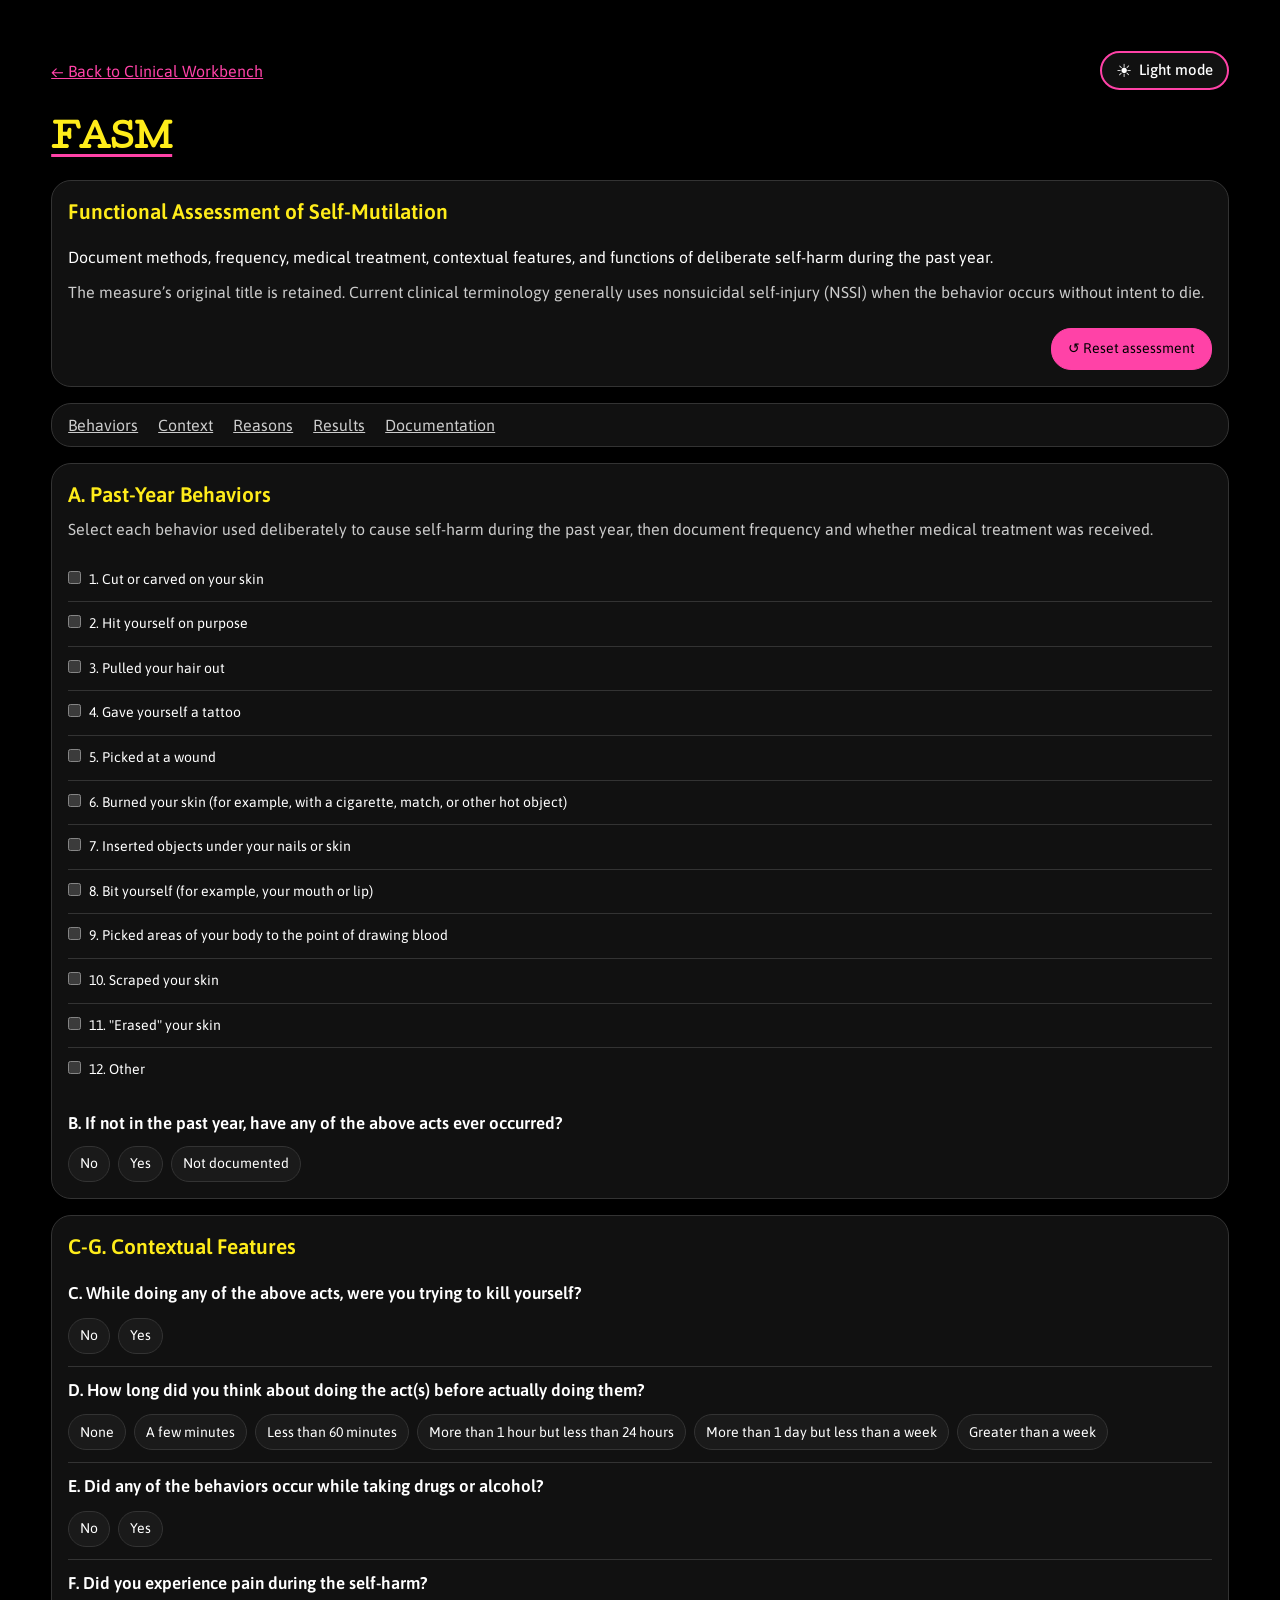
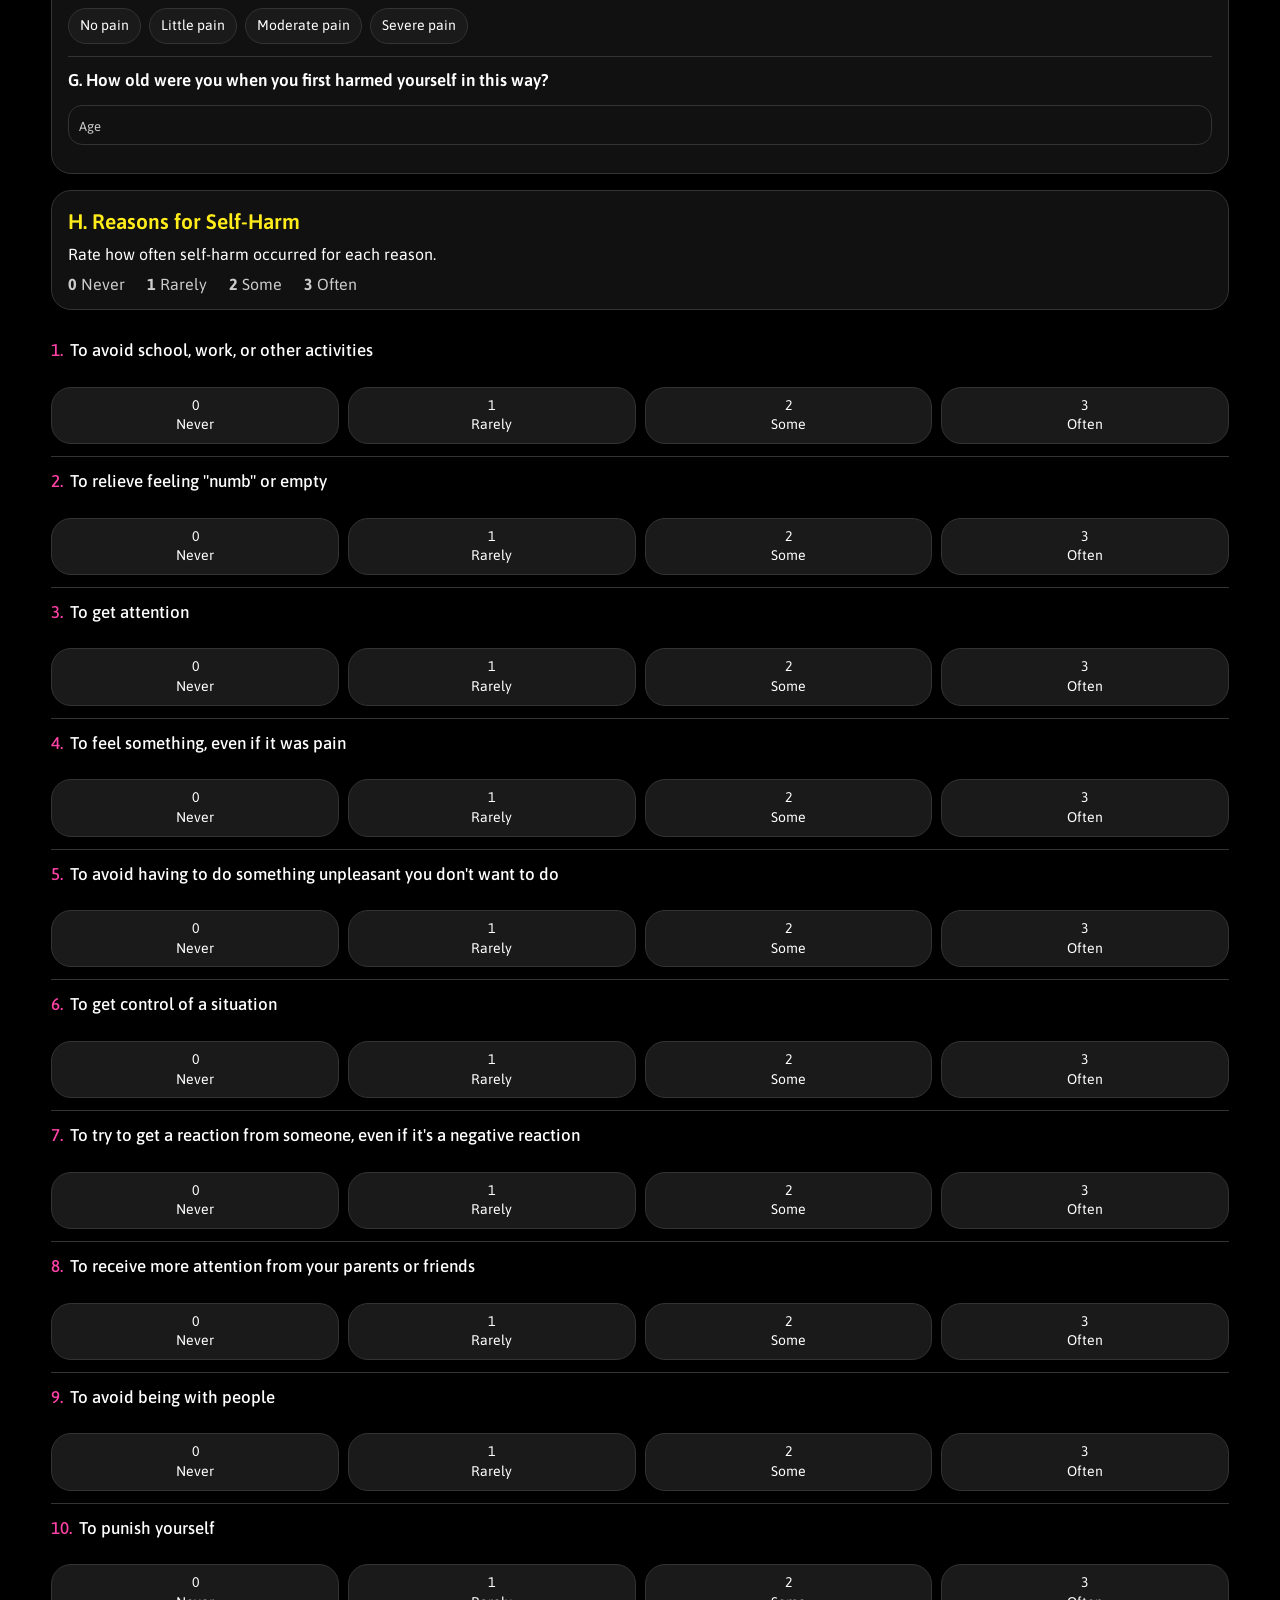
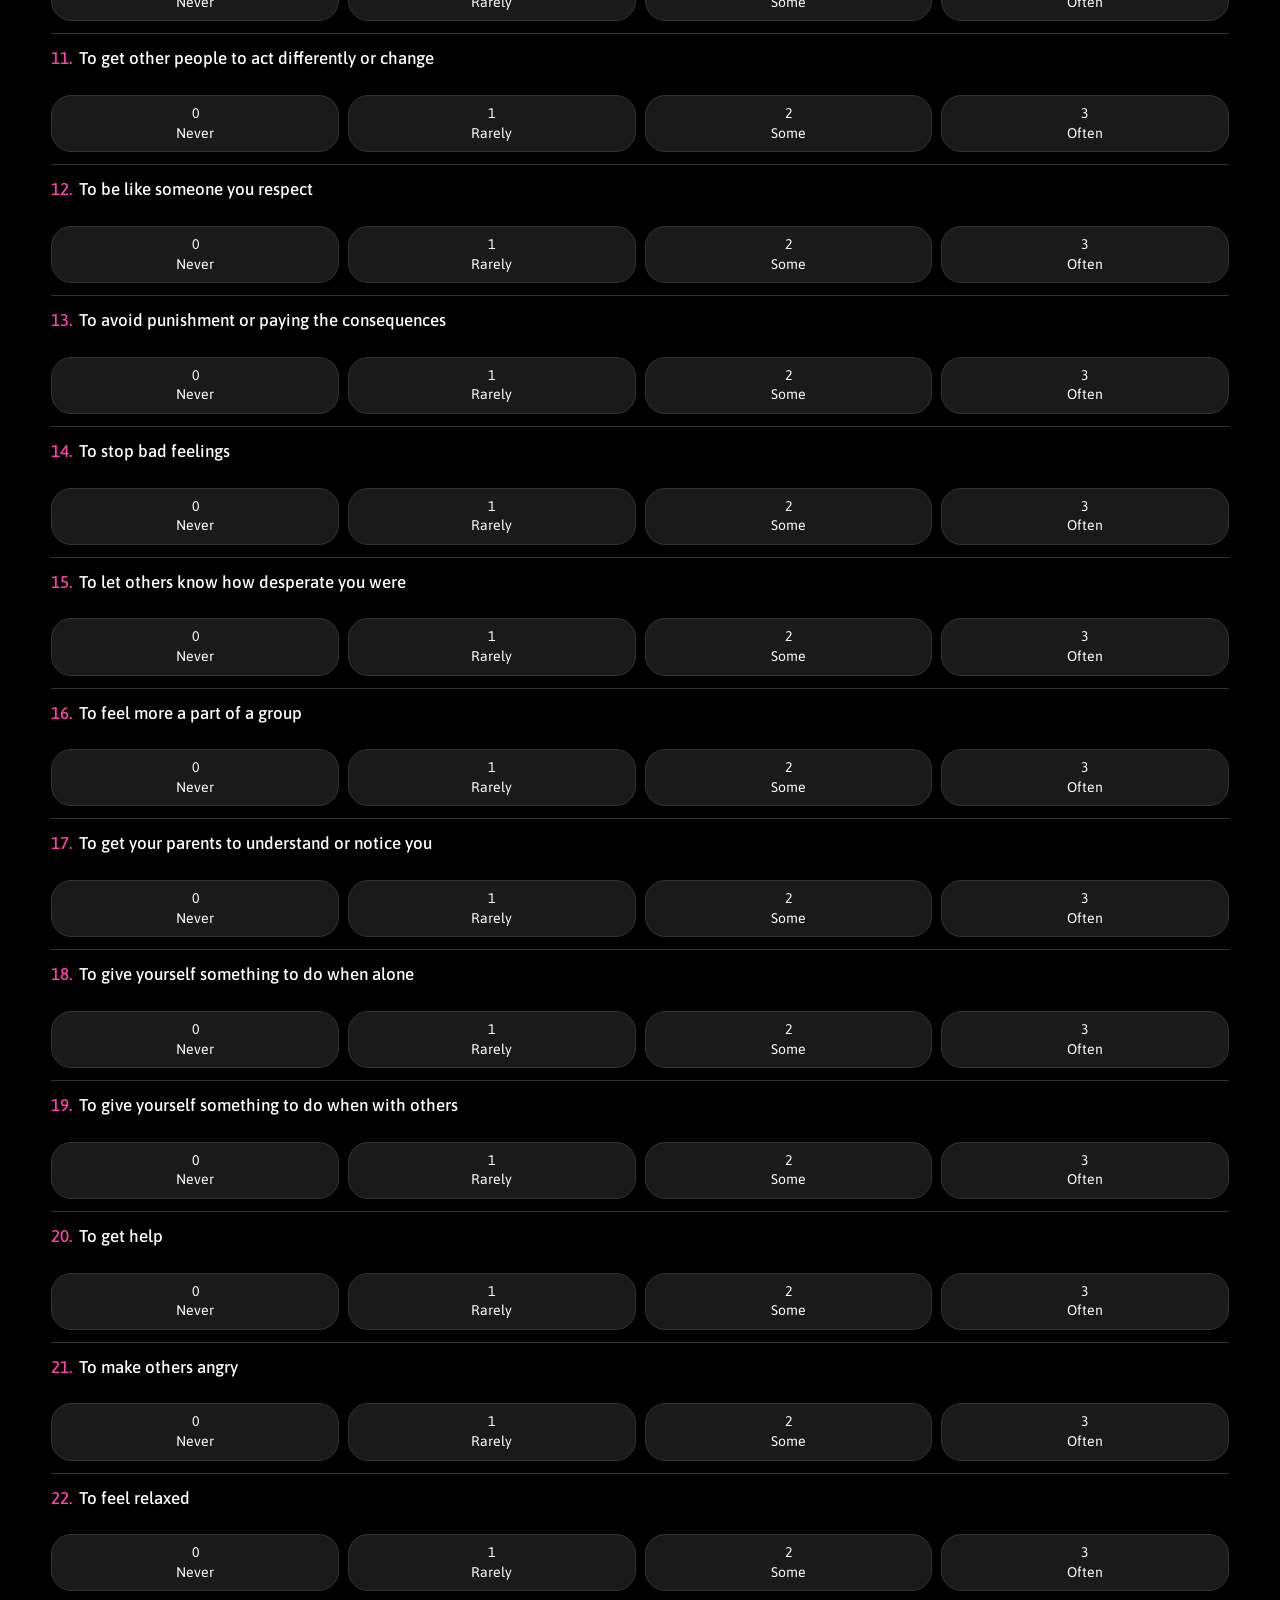
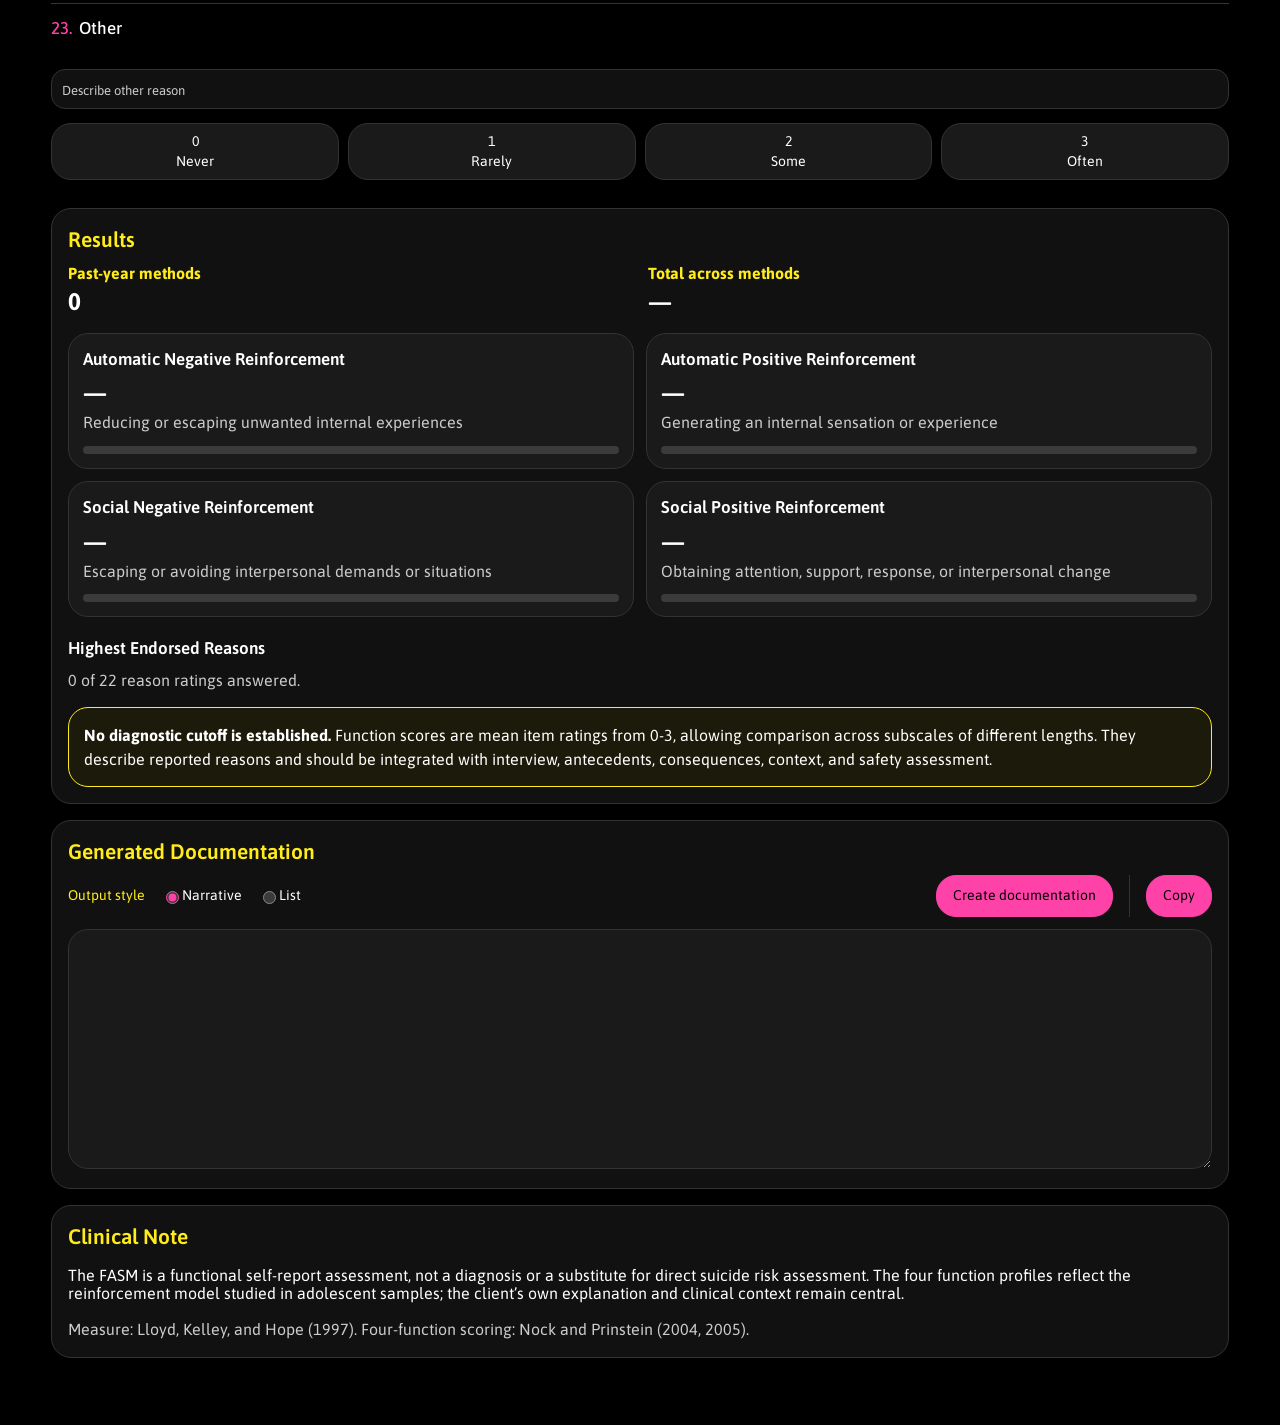
<file: fasm.html>
<!doctype html>
<!--
  fasm.html: FASM: records behaviors and context, then calculates four reinforcement function means.
  Shared: workbench-shared.css (design), workbench-theme.js (theme).
  Appearance: screening.css, fasm.css.
  Shared assessment actions: workbench-ui.js (except the home page).
  Behavior (loaded at the bottom): fasm.js, embed-resize.js.
  id attributes connect controls to JavaScript; class attributes connect them to CSS.
-->
<html lang="en">
  <head>
    <meta charset="UTF-8" />
    <meta name="viewport" content="width=device-width, initial-scale=1.0" />
    <title>FASM | Clinical Workbench</title>
    <link rel="preconnect" href="https://fonts.googleapis.com" />
    <link rel="preconnect" href="https://fonts.gstatic.com" crossorigin />
    <link
      href="https://fonts.googleapis.com/css2?family=Asap:wght@400;500;600;700&family=Cutive&display=swap"
      rel="stylesheet"
    />
    <!-- Page layout first; the shared design system owns common styling. -->
    <link rel="stylesheet" href="screening.css?v=20261003-review6" />
    <link rel="stylesheet" href="fasm.css?v=20261003-review6" />
    <link rel="stylesheet" href="workbench-shared.css?v=20261003-review6" />
    <script src="workbench-theme.js?v=20261003-audit4"></script>
  </head>
  <body data-clearable-answers class="spacious-tool">
    <main class="page-shell">
      <a class="back-link" href="index.html">← Back to Clinical Workbench</a>
      <h1>FASM</h1>

      <section class="card intro-card">
        <h2>Functional Assessment of Self-Mutilation</h2>
        <p>
          Document methods, frequency, medical treatment, contextual features, and functions of
          deliberate self-harm during the past year.
        </p>
        <p class="helper-text">
          The measure’s original title is retained. Current clinical terminology generally uses
          nonsuicidal self-injury (NSSI) when the behavior occurs without intent to die.
        </p>
        <div class="button-row">
          <button data-reset-assessment="true" type="button" id="reset-button">
            <span class="reset-icon" aria-hidden="true">↺</span> Reset assessment
          </button>
        </div>
      </section>

      <nav class="section-nav card" aria-label="FASM sections">
        <a href="#behaviors">Behaviors</a>
        <a href="#context">Context</a>
        <a href="#reasons">Reasons</a>
        <a href="#results">Results</a>
        <a href="#documentation">Documentation</a>
      </nav>

      <!-- Page section: behaviors. The id also provides a destination for section links. -->
      <section id="behaviors" class="card">
        <h2>A. Past-Year Behaviors</h2>
        <p class="helper-text">
          Select each behavior used deliberately to cause self-harm during the past year, then
          document frequency and whether medical treatment was received.
        </p>
        <div id="behavior-list" class="behavior-list"></div>
        <div class="lifetime-question">
          <h3>B. If not in the past year, have any of the above acts ever occurred?</h3>
          <div id="lifetime-options" class="segmented-options"></div>
        </div>
      </section>

      <!-- Page section: context. The id also provides a destination for section links. -->
      <section id="context" class="card">
        <h2>C-G. Contextual Features</h2>
        <div id="context-fields" class="context-fields"></div>
        <div id="intent-alert" class="safety-alert" hidden>
          <strong>Suicidal intent was endorsed.</strong>
          <span
            >Complete a direct suicide risk assessment. The FASM alone does not determine current
            risk.</span
          >
          <a href="quick-risk.html" target="_blank" rel="noopener">Open Quick Risk Assessment →</a>
        </div>
      </section>

      <!-- Page section: reasons. The id also provides a destination for section links. -->
      <section id="reasons">
        <div class="card reason-intro">
          <h2>H. Reasons for Self-Harm</h2>
          <p>Rate how often self-harm occurred for each reason.</p>
          <div class="response-key">
            <span><strong>0</strong> Never</span><span><strong>1</strong> Rarely</span
            ><span><strong>2</strong> Some</span><span><strong>3</strong> Often</span>
          </div>
        </div>
        <div id="reason-list"></div>
      </section>

      <!-- Results display: JavaScript updates scores and interpretation after answers change. -->
      <section id="results" class="card results-card">
        <h2>Results</h2>
        <div class="results-summary">
          <div>
            <span class="small-label">Past-year methods</span>
            <div id="method-count" class="score-display">0</div>
          </div>
          <div>
            <span class="small-label">Total across methods</span>
            <div id="behavior-total" class="score-display">0</div>
          </div>
        </div>
        <div id="function-results" class="function-results"></div>
        <div class="ranked-reasons">
          <h3>Highest Endorsed Reasons</h3>
          <div id="highest-reasons"></div>
        </div>
        <div class="information-alert">
          <strong>No diagnostic cutoff is established.</strong> Function scores are mean item
          ratings from 0-3, allowing comparison across subscales of different lengths. They describe
          reported reasons and should be integrated with interview, antecedents, consequences,
          context, and safety assessment.
        </div>
      </section>

      <!-- Generated note and output controls. JavaScript writes the result into the output field. -->
      <section id="documentation" class="card output-card">
        <h2>Generated Documentation</h2>
        <div class="output-style-row">
          <span class="small-label">Output style</span
          ><label class="inline-option"
            ><input type="radio" name="outputStyle" value="summary" checked /> Narrative</label
          ><label class="inline-option"
            ><input type="radio" name="outputStyle" value="detailed" /> List</label
          >
          <div class="output-copy-actions">
            <button data-copy-output type="button" id="copy-button">Copy</button
            ><span id="copy-status" aria-live="polite" data-copy-status></span>
          </div>
        </div>
        <textarea
          id="output"
          data-note-output
          aria-label="Generated documentation"
          readonly
        ></textarea>
      </section>

      <section class="card">
        <h2>Clinical Note</h2>
        <p>
          The FASM is a functional self-report assessment, not a diagnosis or a substitute for
          direct suicide risk assessment. The four function profiles reflect the reinforcement model
          studied in adolescent samples; the client’s own explanation and clinical context remain
          central.
        </p>
        <p class="helper-text">
          Measure: Lloyd, Kelley, and Hope (1997). Four-function scoring: Nock and Prinstein (2004,
          2005).
        </p>
      </section>
    </main>
    <!-- Scripts run after the markup exists. Keep the page script before the shared embedding helper. -->
    <script src="workbench-ui.js?v=20261003-clearable2"></script>
    <script src="fasm.js?v=20261003-clearable"></script>
    <script src="embed-resize.js?v=20261003-audit4"></script>
  </body>
</html>
</file>
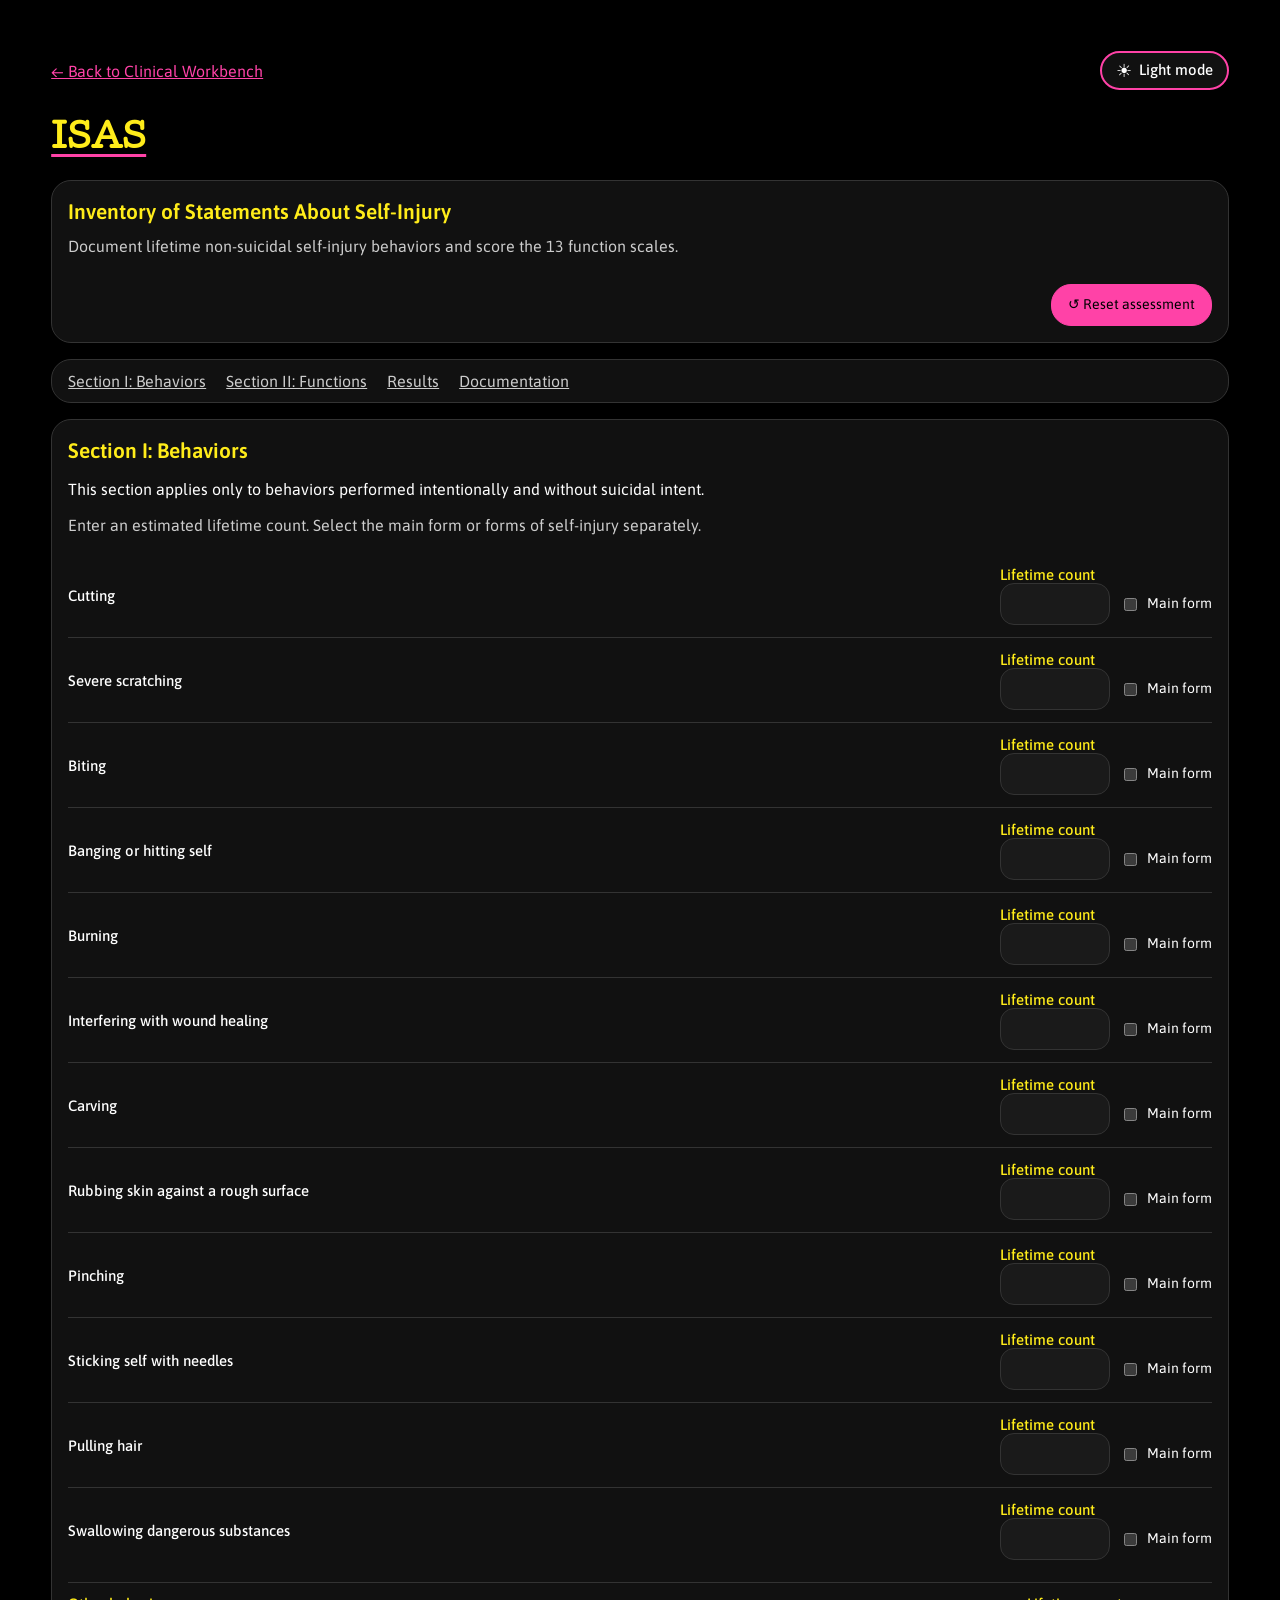
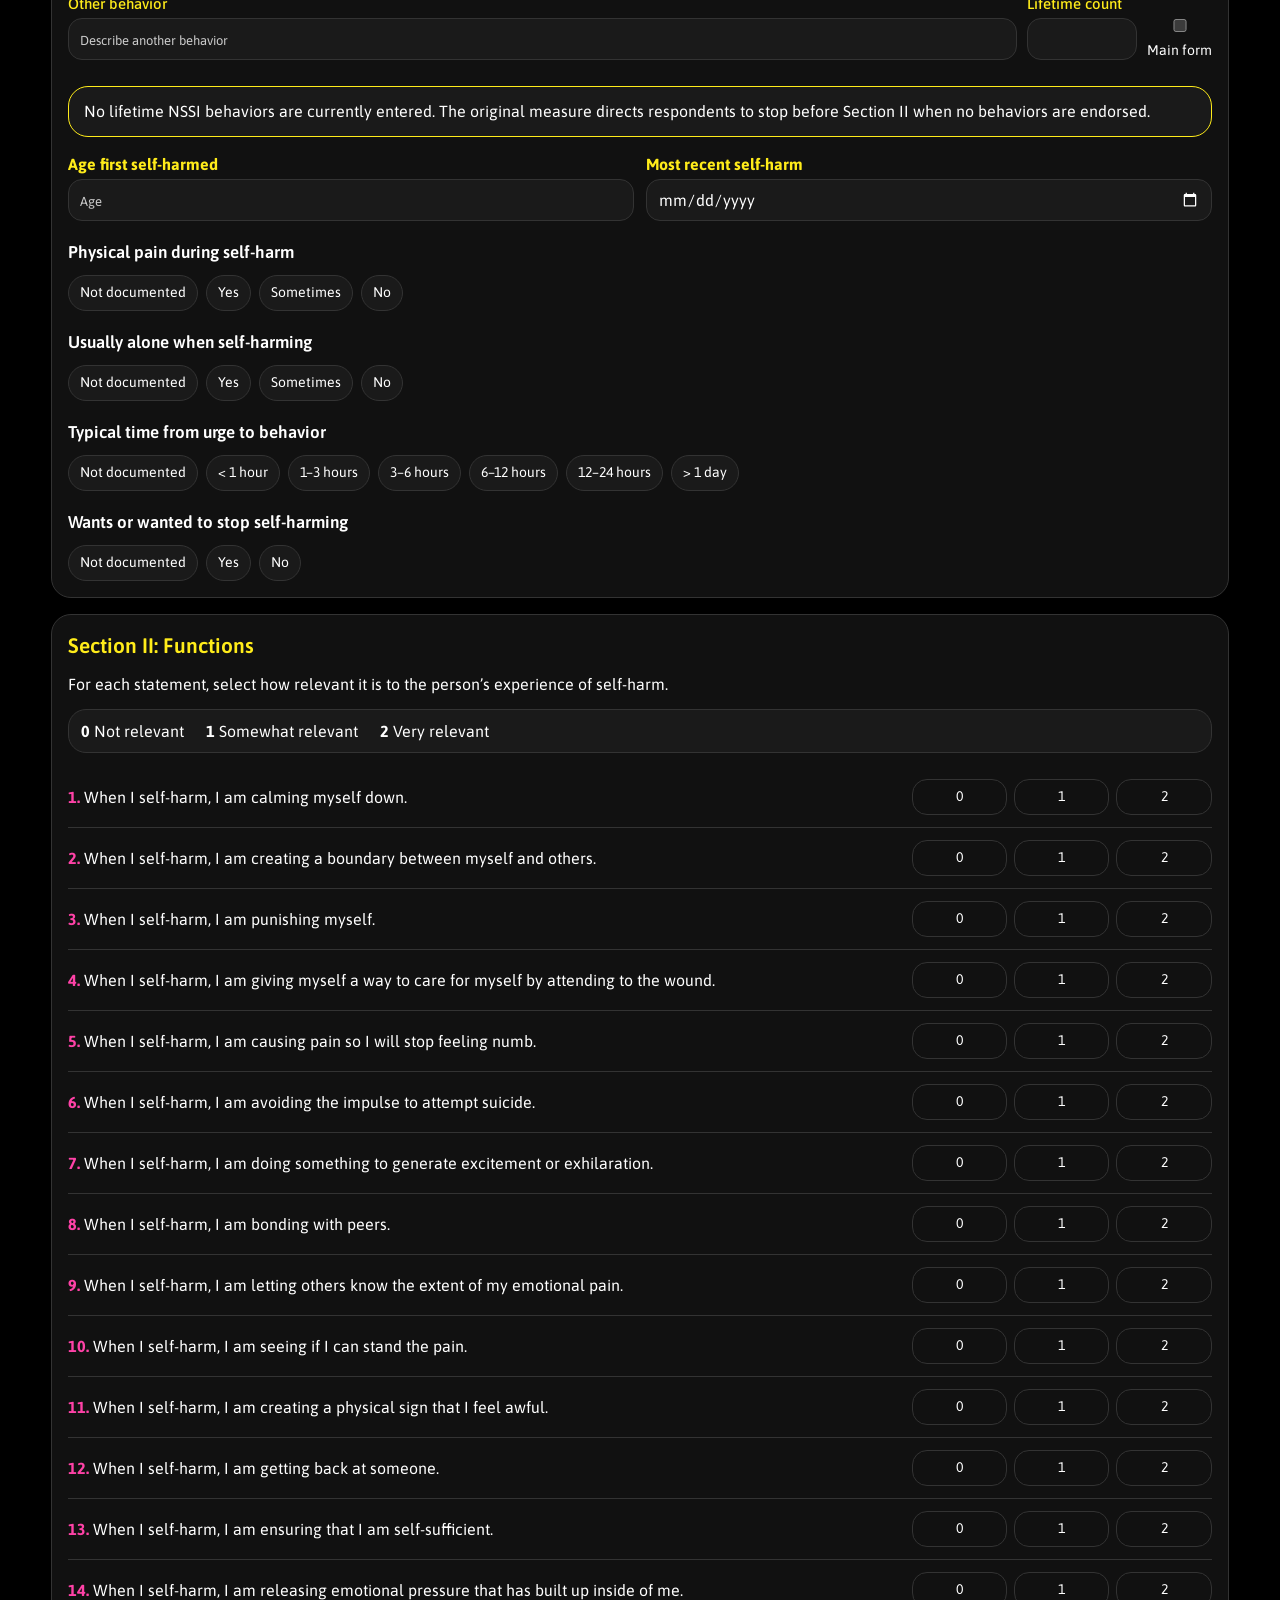
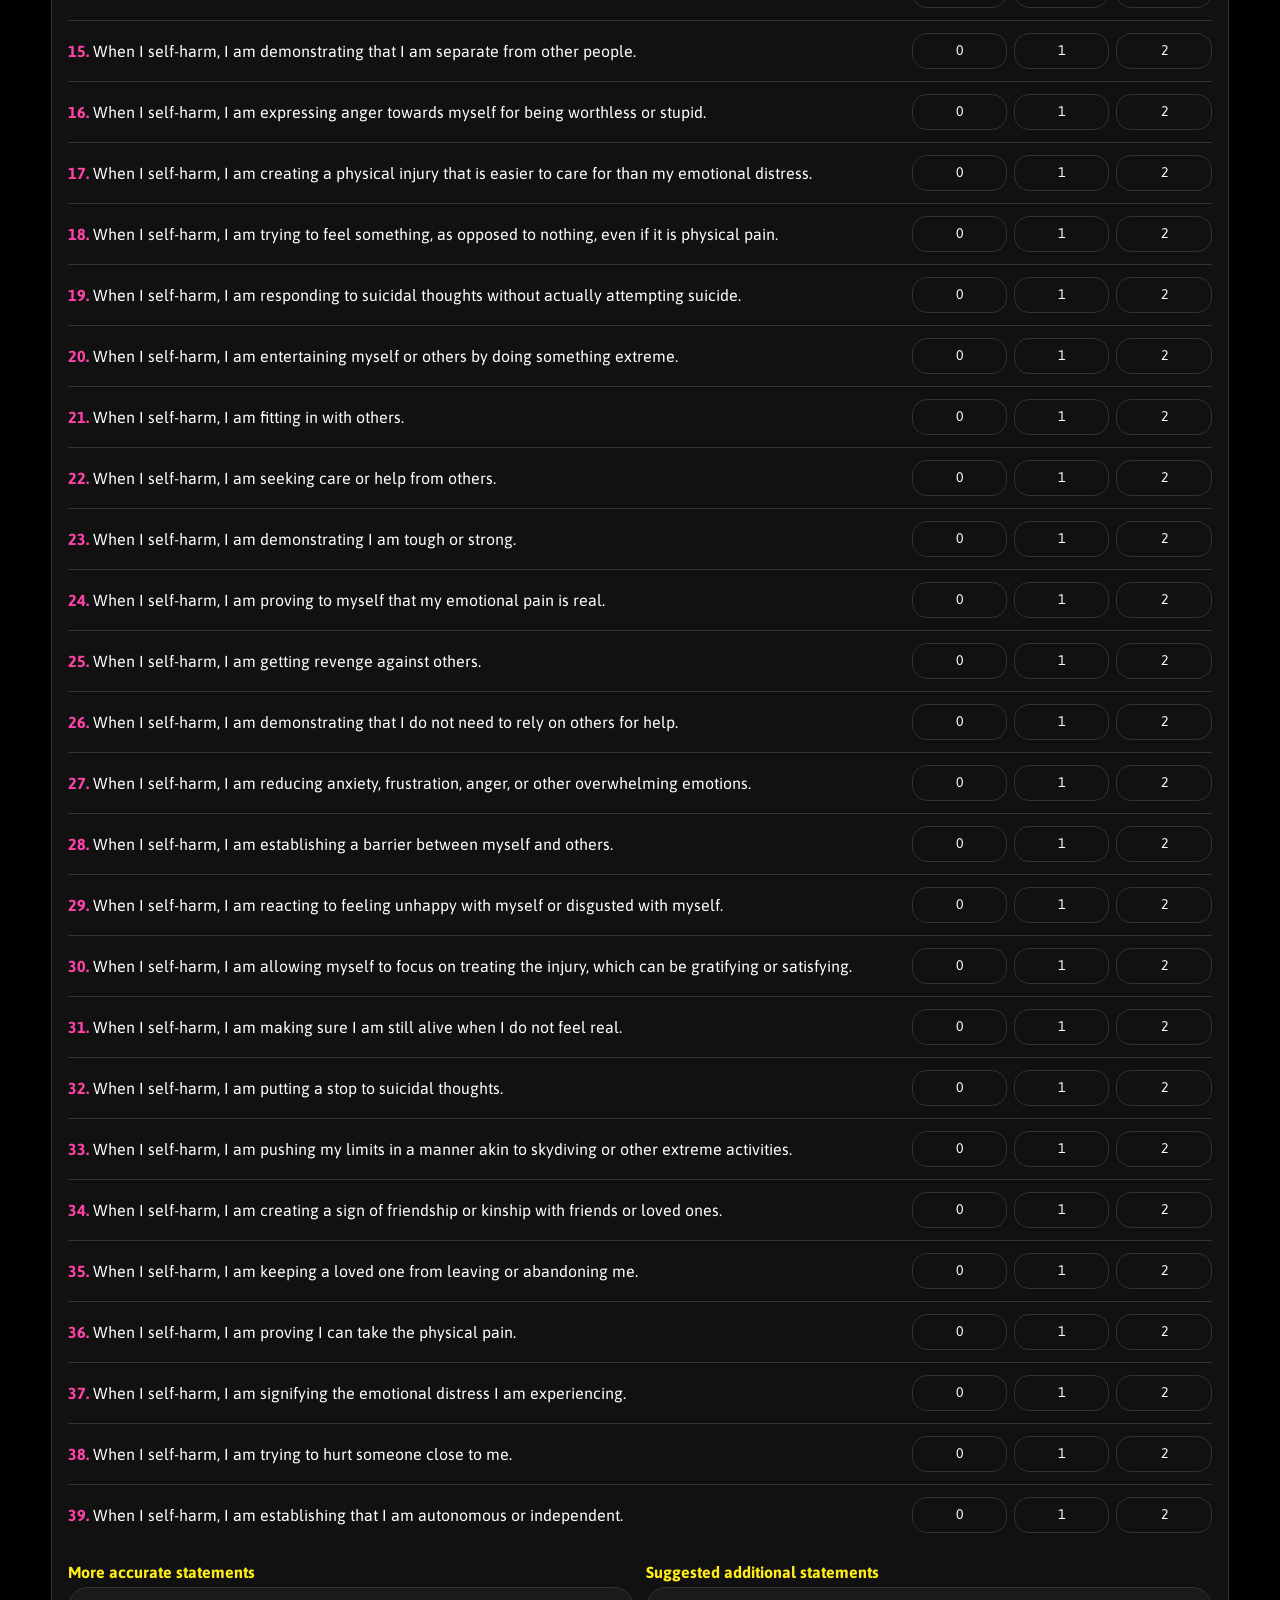
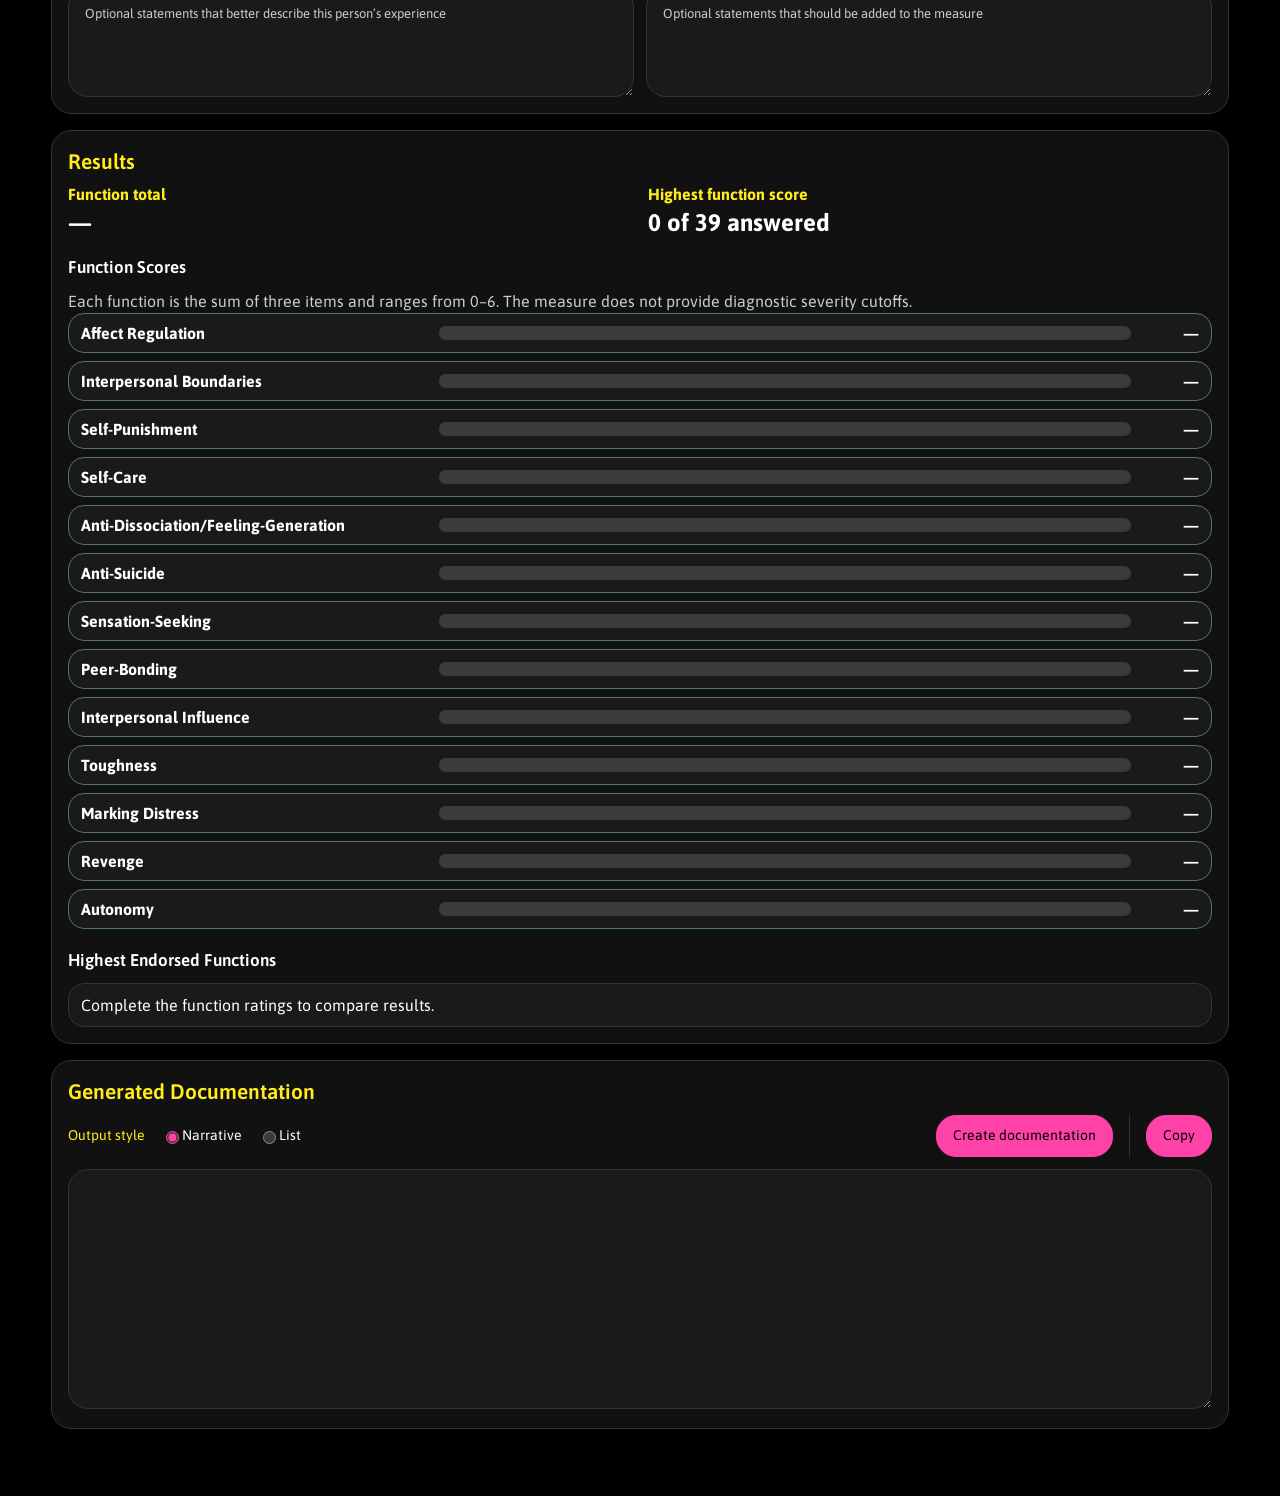
<file: isas.html>
<!doctype html>
<!--
  isas.html: ISAS: records lifetime behaviors and calculates the 13 self-injury function scores.
  Shared: workbench-shared.css (design), workbench-theme.js (theme).
  Appearance: screening.css, isas.css.
  Shared assessment actions: workbench-ui.js (except the home page).
  Behavior (loaded at the bottom): isas.js, embed-resize.js.
  id attributes connect controls to JavaScript; class attributes connect them to CSS.
-->
<html lang="en">
  <head>
    <meta charset="UTF-8" />
    <meta name="viewport" content="width=device-width, initial-scale=1.0" />
    <title>ISAS | Clinical Workbench</title>
    <link rel="preconnect" href="https://fonts.googleapis.com" />
    <link rel="preconnect" href="https://fonts.gstatic.com" crossorigin />
    <link
      href="https://fonts.googleapis.com/css2?family=Asap:wght@400;500;600;700&family=Cutive&display=swap"
      rel="stylesheet"
    />
    <!-- Page layout first; the shared design system owns common styling. -->
    <link rel="stylesheet" href="screening.css?v=20261003-review6" />
    <link rel="stylesheet" href="isas.css?v=20261003-review6" />
    <link rel="stylesheet" href="workbench-shared.css?v=20261003-review6" />
    <script src="workbench-theme.js?v=20261003-audit4"></script>
  </head>
  <body data-clearable-answers class="spacious-tool">
    <main class="page-shell isas-shell">
      <a class="back-link" href="index.html">← Back to Clinical Workbench</a>
      <h1>ISAS</h1>

      <section class="card measure-switcher">
        <div>
          <h2>Inventory of Statements About Self-Injury</h2>
          <p class="helper-text">
            Document lifetime non-suicidal self-injury behaviors and score the 13 function scales.
          </p>
        </div>
        <div class="button-row">
          <button data-reset-assessment="true" type="button" id="reset-button">
            <span class="reset-icon" aria-hidden="true">↺</span> Reset assessment
          </button>
        </div>
      </section>

      <nav class="section-nav card" aria-label="ISAS sections">
        <a href="#behaviors">Section I: Behaviors</a>
        <a href="#functions">Section II: Functions</a>
        <a href="#results">Results</a>
        <a href="#documentation">Documentation</a>
      </nav>

      <!-- Page section: behaviors. The id also provides a destination for section links. -->
      <section id="behaviors" class="card">
        <h2>Section I: Behaviors</h2>
        <p>
          This section applies only to behaviors performed intentionally and without suicidal
          intent.
        </p>
        <p class="helper-text">
          Enter an estimated lifetime count. Select the main form or forms of self-injury
          separately.
        </p>

        <div id="behavior-grid" class="behavior-grid"></div>

        <div class="other-behavior-row">
          <label>
            <span class="small-label">Other behavior</span>
            <input id="other-behavior-name" type="text" placeholder="Describe another behavior" />
          </label>
          <label>
            <span class="small-label">Lifetime count</span>
            <input id="other-behavior-count" type="number" min="0" step="1" value="" />
          </label>
          <label class="main-check">
            <input id="other-behavior-main" type="checkbox" />
            <span>Main form</span>
          </label>
        </div>

        <div id="no-behavior-note" class="information-alert">
          No lifetime NSSI behaviors are currently entered. The original measure directs respondents
          to stop before Section II when no behaviors are endorsed.
        </div>

        <div class="detail-grid">
          <label>
            <span class="small-label">Age first self-harmed</span>
            <input id="age-first" type="number" min="0" max="120" step="1" placeholder="Age" />
          </label>
          <label>
            <span class="small-label">Most recent self-harm</span>
            <input id="most-recent" type="date" />
          </label>
        </div>

        <div class="choice-section">
          <h3>Physical pain during self-harm</h3>
          <div class="segmented-options" data-choice-group="pain">
            <button type="button" class="segment-button" data-value="Not documented">
              Not documented
            </button>
            <button type="button" class="segment-button" data-value="Yes">Yes</button>
            <button type="button" class="segment-button" data-value="Sometimes">Sometimes</button>
            <button type="button" class="segment-button" data-value="No">No</button>
          </div>
        </div>

        <div class="choice-section">
          <h3>Usually alone when self-harming</h3>
          <div class="segmented-options" data-choice-group="alone">
            <button type="button" class="segment-button" data-value="Not documented">
              Not documented
            </button>
            <button type="button" class="segment-button" data-value="Yes">Yes</button>
            <button type="button" class="segment-button" data-value="Sometimes">Sometimes</button>
            <button type="button" class="segment-button" data-value="No">No</button>
          </div>
        </div>

        <div class="choice-section">
          <h3>Typical time from urge to behavior</h3>
          <div class="segmented-options" data-choice-group="delay">
            <button type="button" class="segment-button" data-value="Not documented">
              Not documented
            </button>
            <button type="button" class="segment-button" data-value="Less than 1 hour">
              &lt; 1 hour
            </button>
            <button type="button" class="segment-button" data-value="1–3 hours">1–3 hours</button>
            <button type="button" class="segment-button" data-value="3–6 hours">3–6 hours</button>
            <button type="button" class="segment-button" data-value="6–12 hours">6–12 hours</button>
            <button type="button" class="segment-button" data-value="12–24 hours">
              12–24 hours
            </button>
            <button type="button" class="segment-button" data-value="More than 1 day">
              &gt; 1 day
            </button>
          </div>
        </div>

        <div class="choice-section">
          <h3>Wants or wanted to stop self-harming</h3>
          <div class="segmented-options" data-choice-group="stop">
            <button type="button" class="segment-button" data-value="Not documented">
              Not documented
            </button>
            <button type="button" class="segment-button" data-value="Yes">Yes</button>
            <button type="button" class="segment-button" data-value="No">No</button>
          </div>
        </div>
      </section>

      <!-- Page section: functions. The id also provides a destination for section links. -->
      <section id="functions" class="card">
        <h2>Section II: Functions</h2>
        <p>
          For each statement, select how relevant it is to the person’s experience of self-harm.
        </p>
        <div class="response-key">
          <span><strong>0</strong> Not relevant</span>
          <span><strong>1</strong> Somewhat relevant</span>
          <span><strong>2</strong> Very relevant</span>
        </div>
        <div id="function-items"></div>

        <div class="optional-statements">
          <label>
            <span class="small-label">More accurate statements</span>
            <textarea
              id="more-accurate"
              class="short-textarea"
              placeholder="Optional statements that better describe this person’s experience"
            ></textarea>
          </label>
          <label>
            <span class="small-label">Suggested additional statements</span>
            <textarea
              id="suggested-items"
              class="short-textarea"
              placeholder="Optional statements that should be added to the measure"
            ></textarea>
          </label>
        </div>
      </section>

      <!-- Results display: JavaScript updates scores and interpretation after answers change. -->
      <section id="results" class="card results-card">
        <h2>Results</h2>
        <div class="results-summary isas-summary">
          <div>
            <span class="small-label">Function total</span>
            <div id="total-display" class="score-display">—</div>
          </div>
          <div>
            <span class="small-label">Highest function score</span>
            <div id="highest-display" class="severity-display">0 of 39 answered</div>
          </div>
        </div>

        <div id="suicide-function-alert" class="safety-alert" hidden>
          <strong>Anti-Suicide items were endorsed.</strong>
          <span
            >These items describe self-injury in relation to suicidal thoughts or impulses. Complete
            a direct suicide-risk assessment rather than interpreting the ISAS score as a risk
            determination.</span
          >
          <a href="quick-risk.html" target="_blank" rel="noopener">Open Quick Risk Assessment →</a>
        </div>

        <h3>Function Scores</h3>
        <p class="helper-text">
          Each function is the sum of three items and ranges from 0–6. The measure does not provide
          diagnostic severity cutoffs.
        </p>
        <div id="function-scores" class="function-scores"></div>

        <h3>Highest Endorsed Functions</h3>
        <div id="ranked-functions" class="ranked-functions"></div>
      </section>

      <!-- Generated note and output controls. JavaScript writes the result into the output field. -->
      <section id="documentation" class="card output-card">
        <h2>Generated Documentation</h2>
        <div class="output-style-row">
          <span class="small-label">Output style</span>
          <label class="inline-option"
            ><input type="radio" name="outputStyle" value="summary" checked /> Narrative</label
          >
          <label class="inline-option"
            ><input type="radio" name="outputStyle" value="detailed" /> List</label
          >
          <div class="output-copy-actions">
            <button data-copy-output type="button" id="copy-button">Copy</button>

            <span id="copy-status" aria-live="polite" data-copy-status></span>
          </div>
        </div>
        <textarea
          id="output"
          data-note-output
          aria-label="Generated documentation"
          readonly
        ></textarea>
      </section>
    </main>

    <!-- Scripts run after the markup exists. Keep the page script before the shared embedding helper. -->
    <script src="workbench-ui.js?v=20261003-clearable2"></script>
    <script src="isas.js?v=20261003-clearable"></script>
    <script src="embed-resize.js?v=20261003-audit4"></script>
  </body>
</html>
</file>
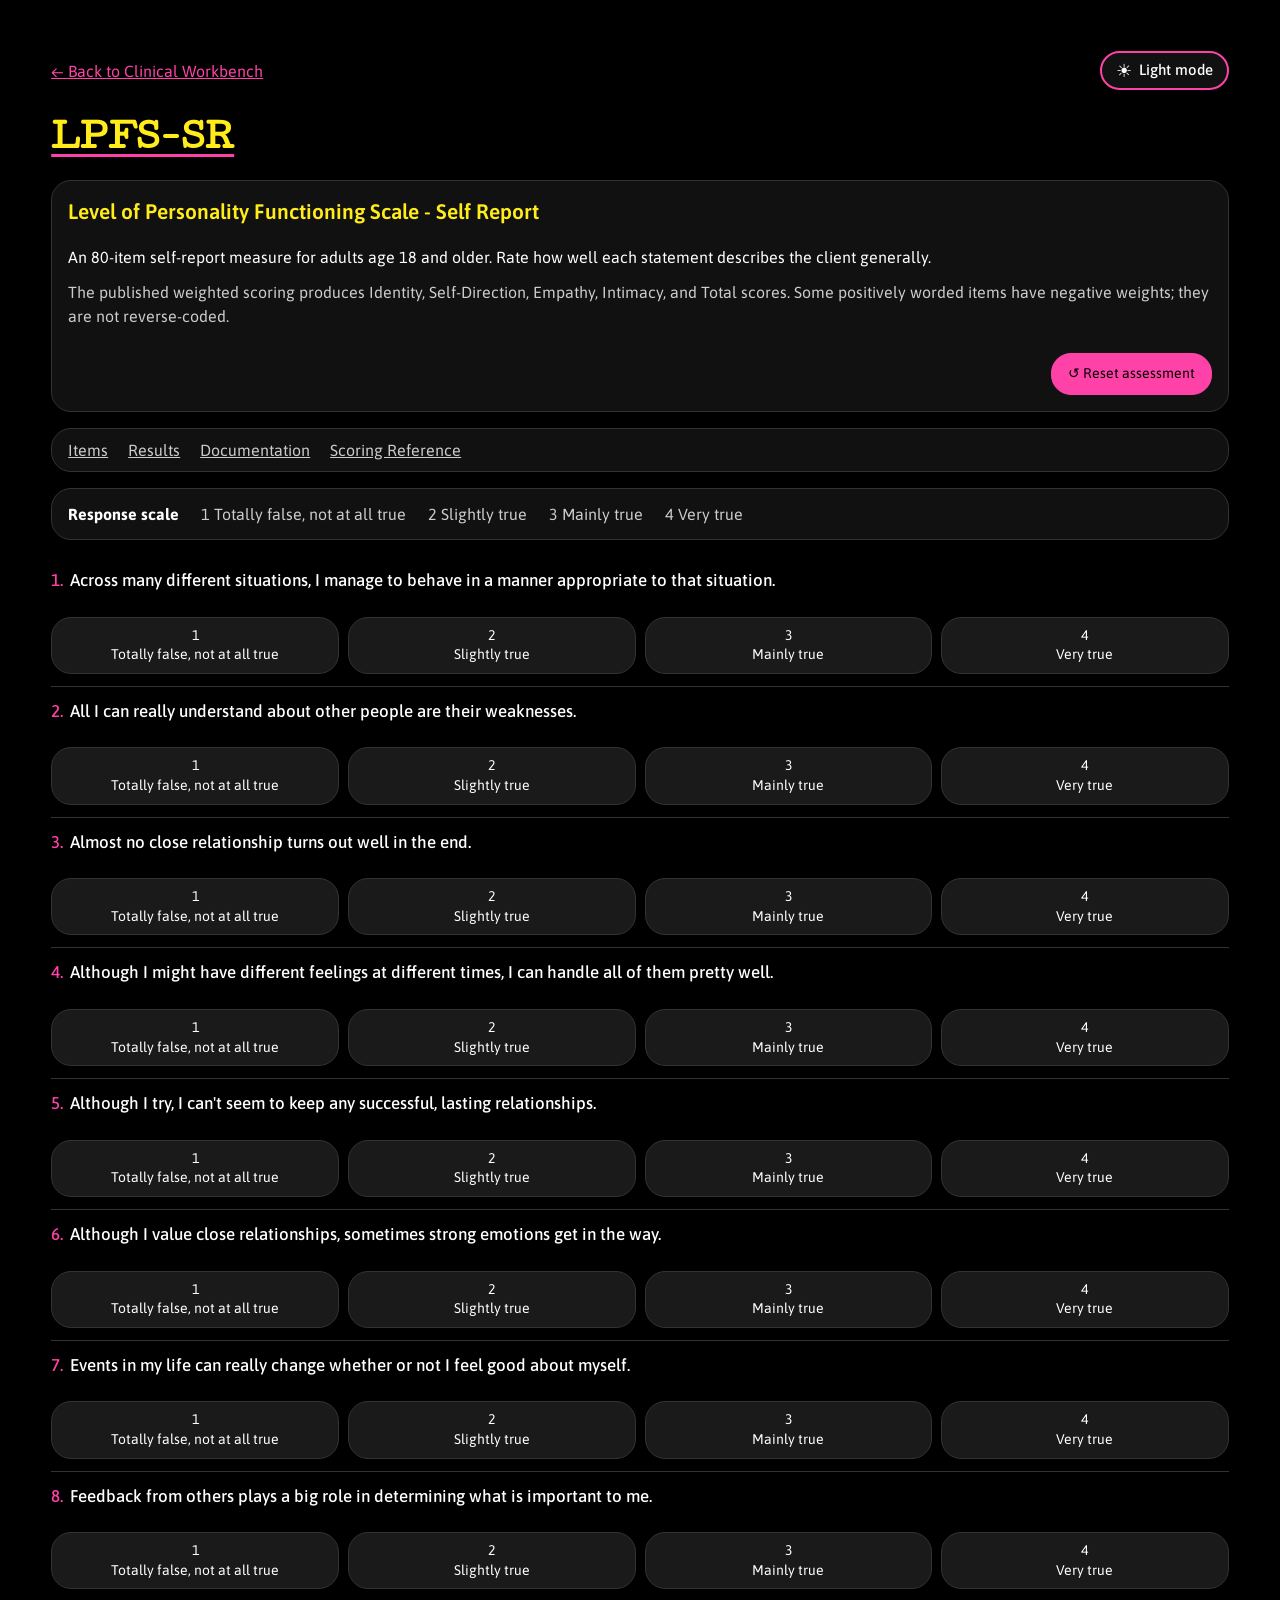
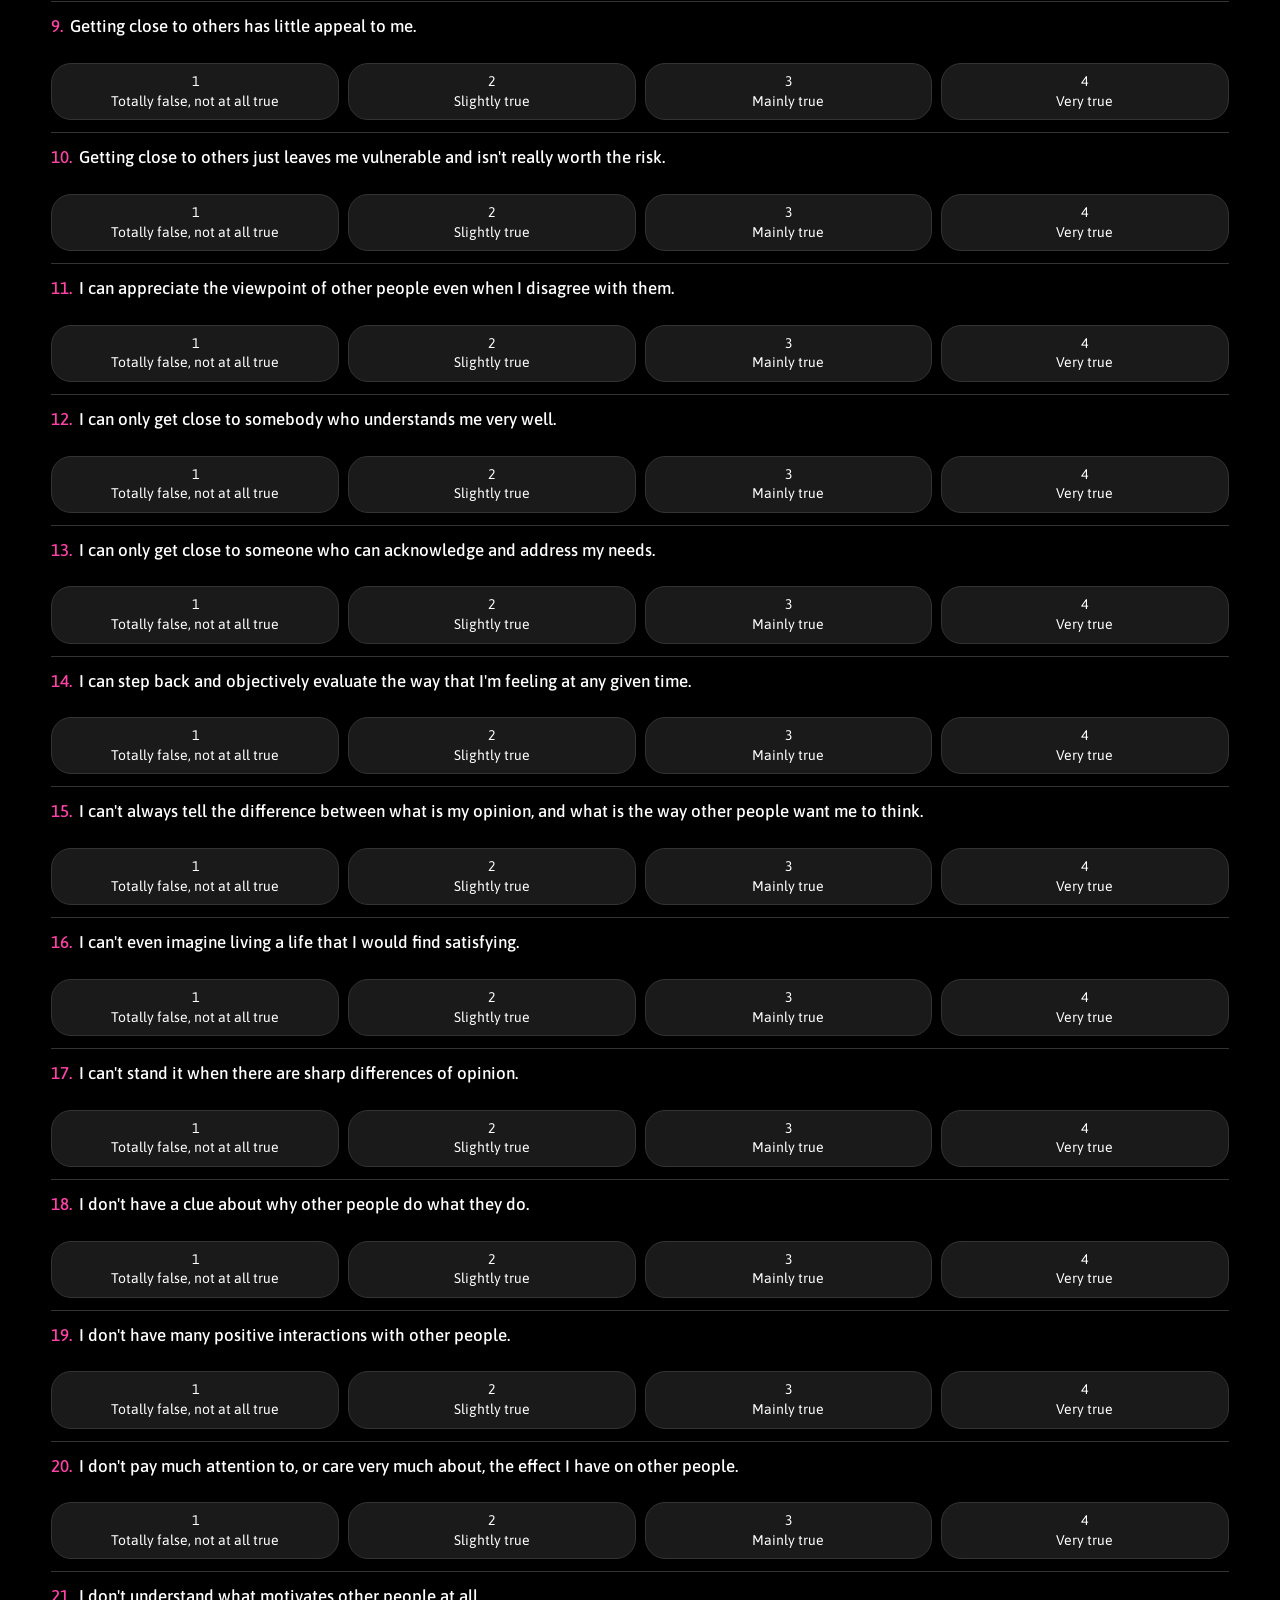
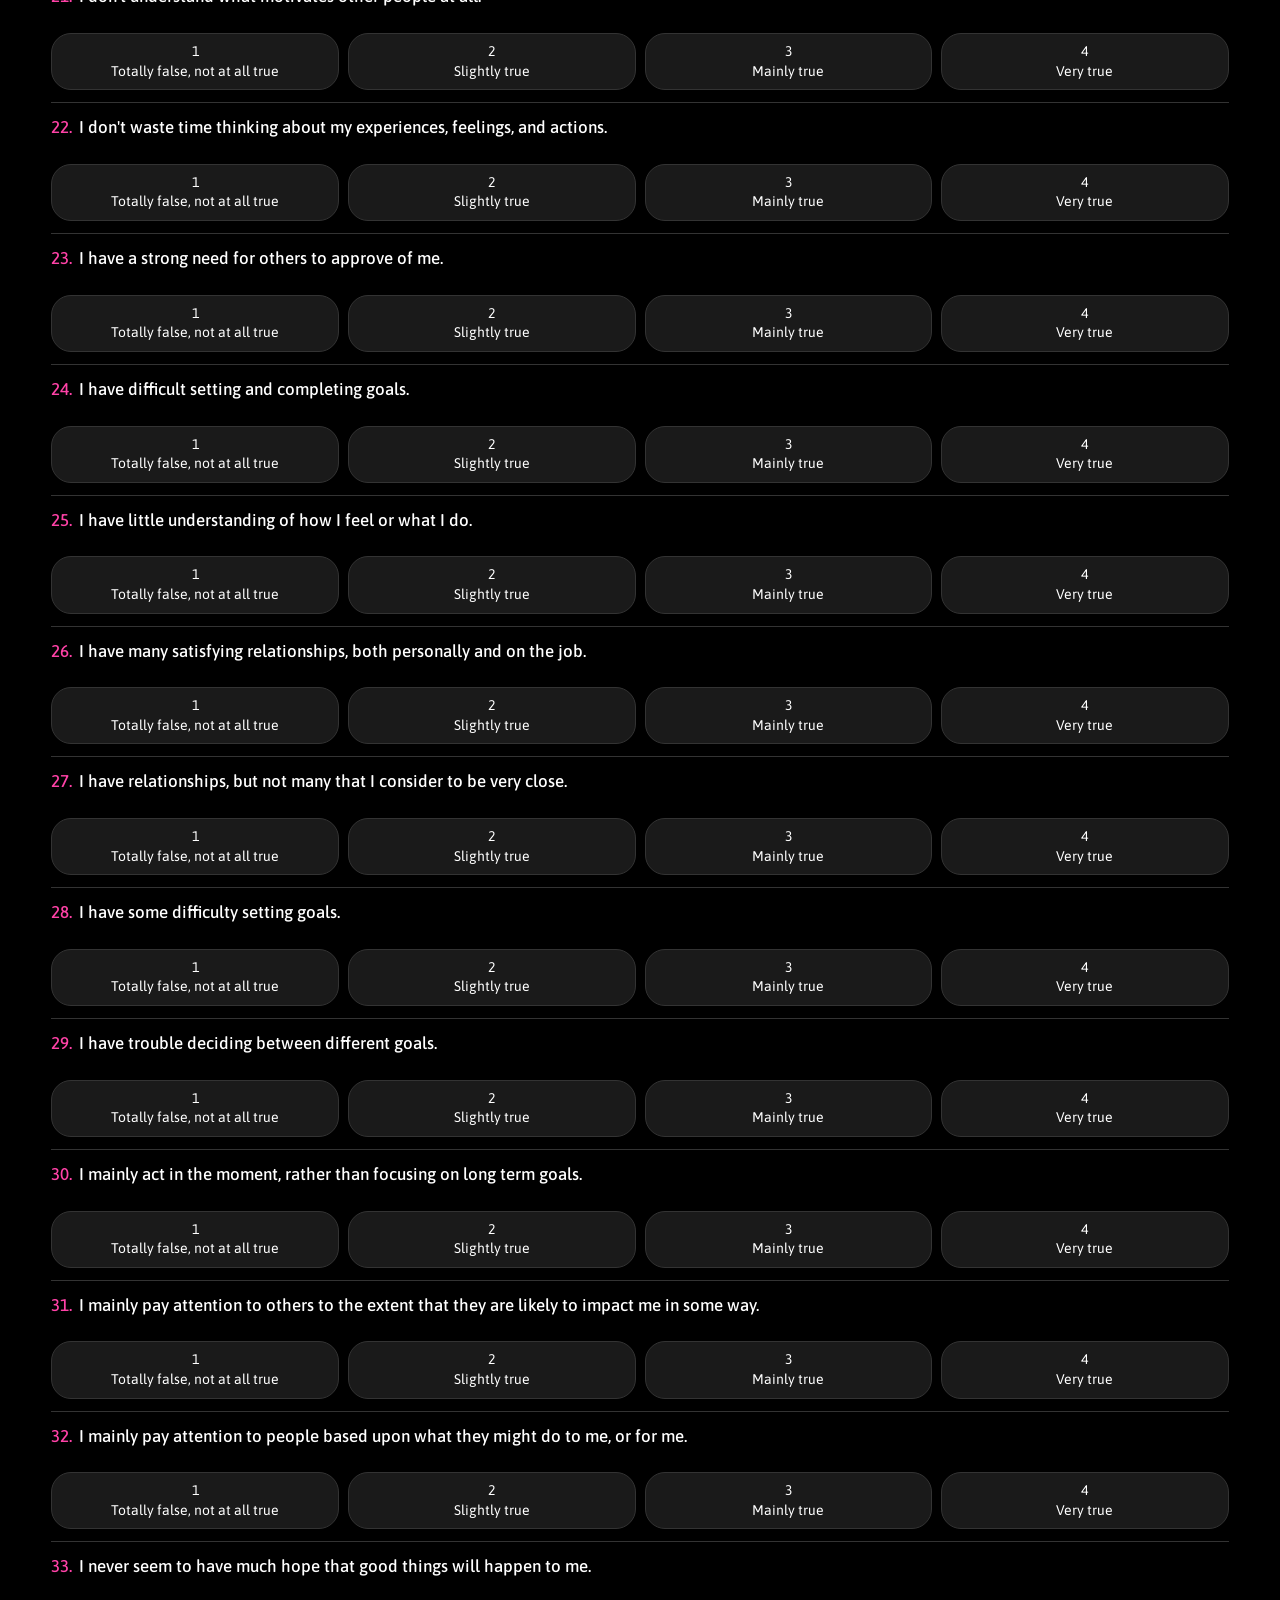
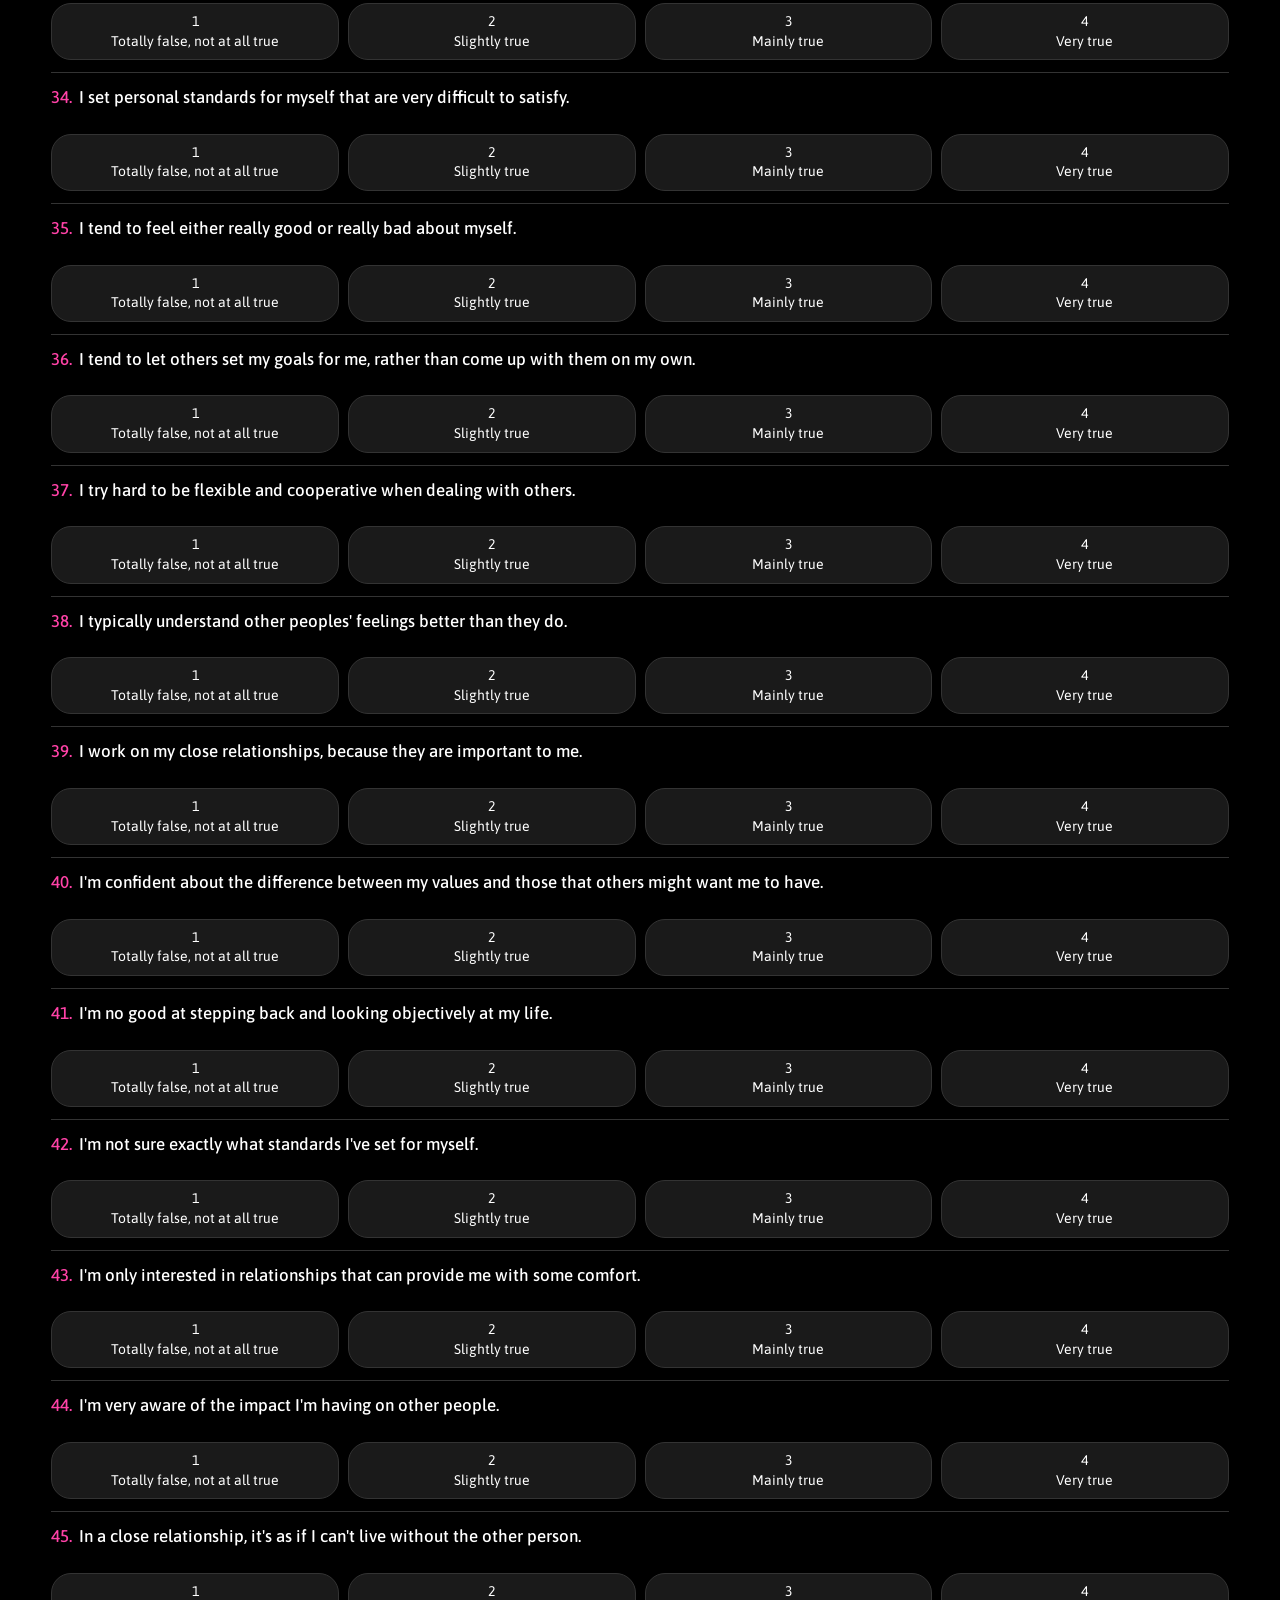
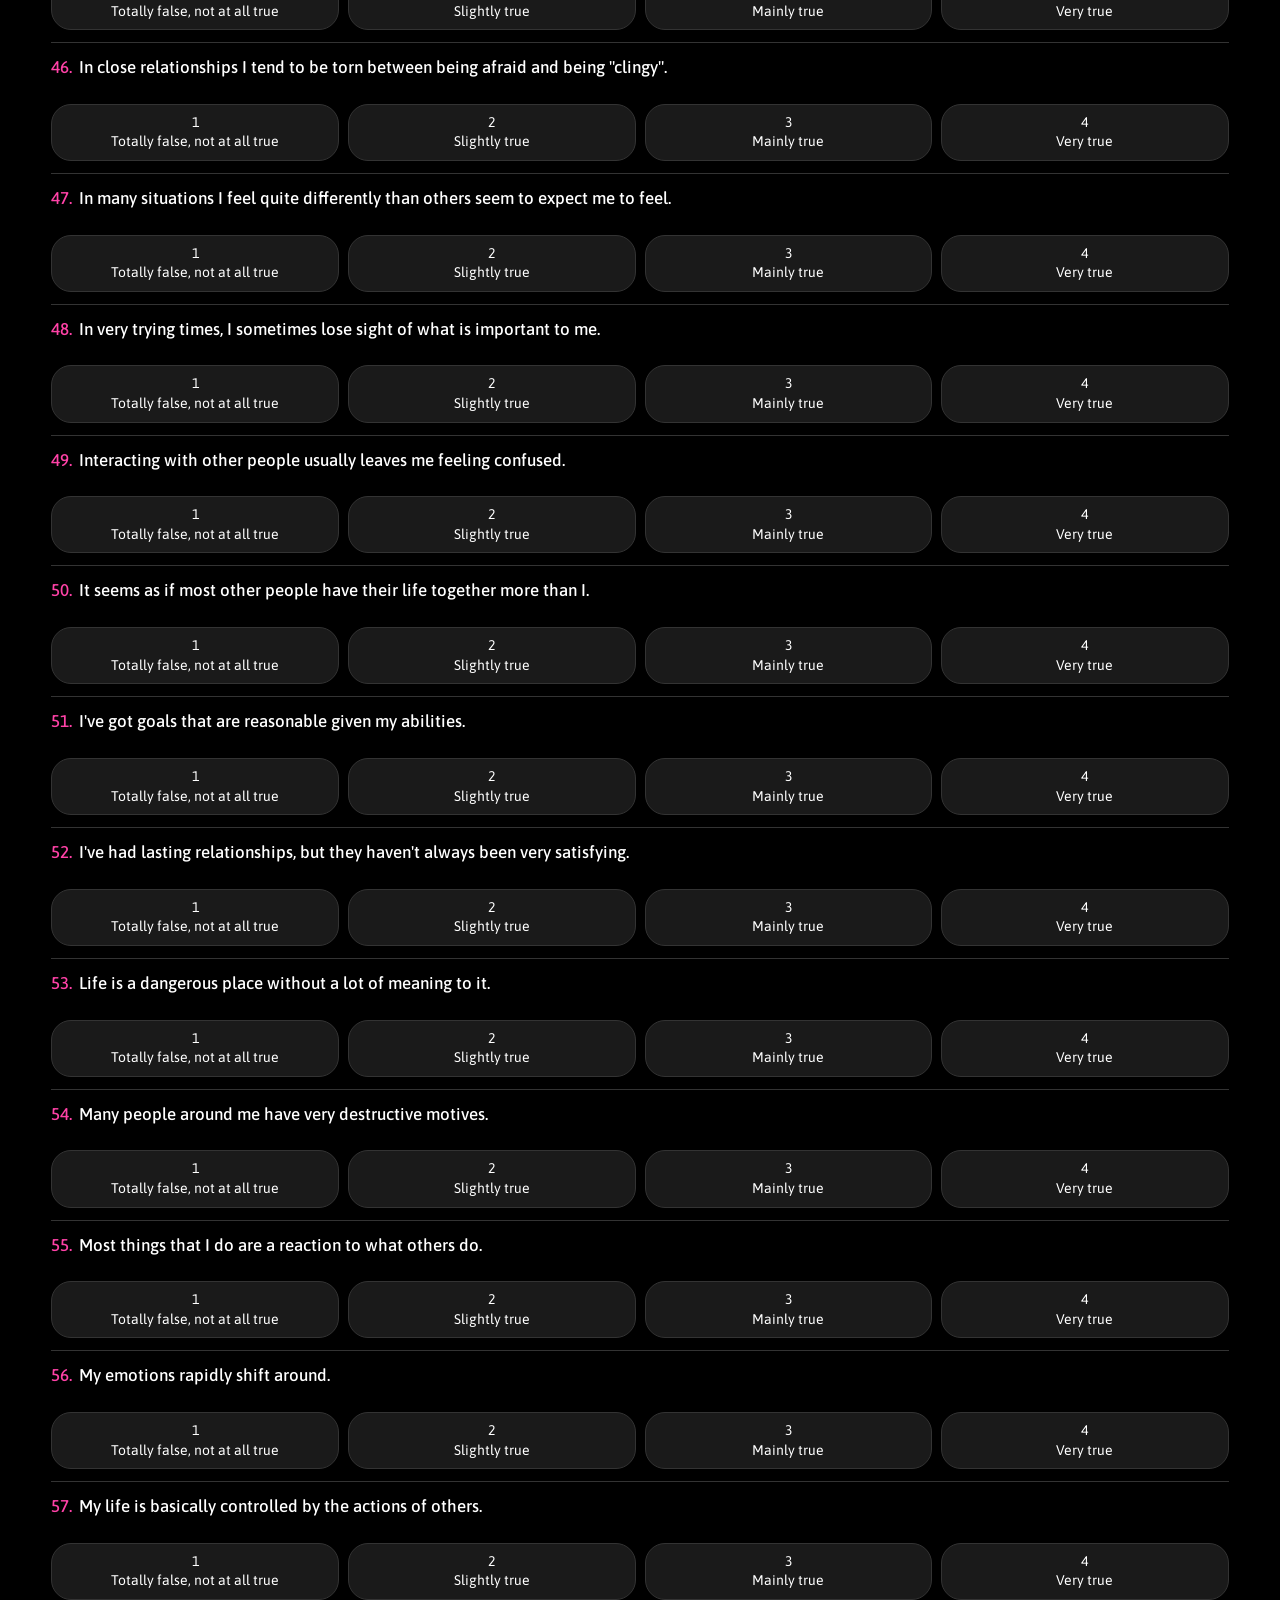
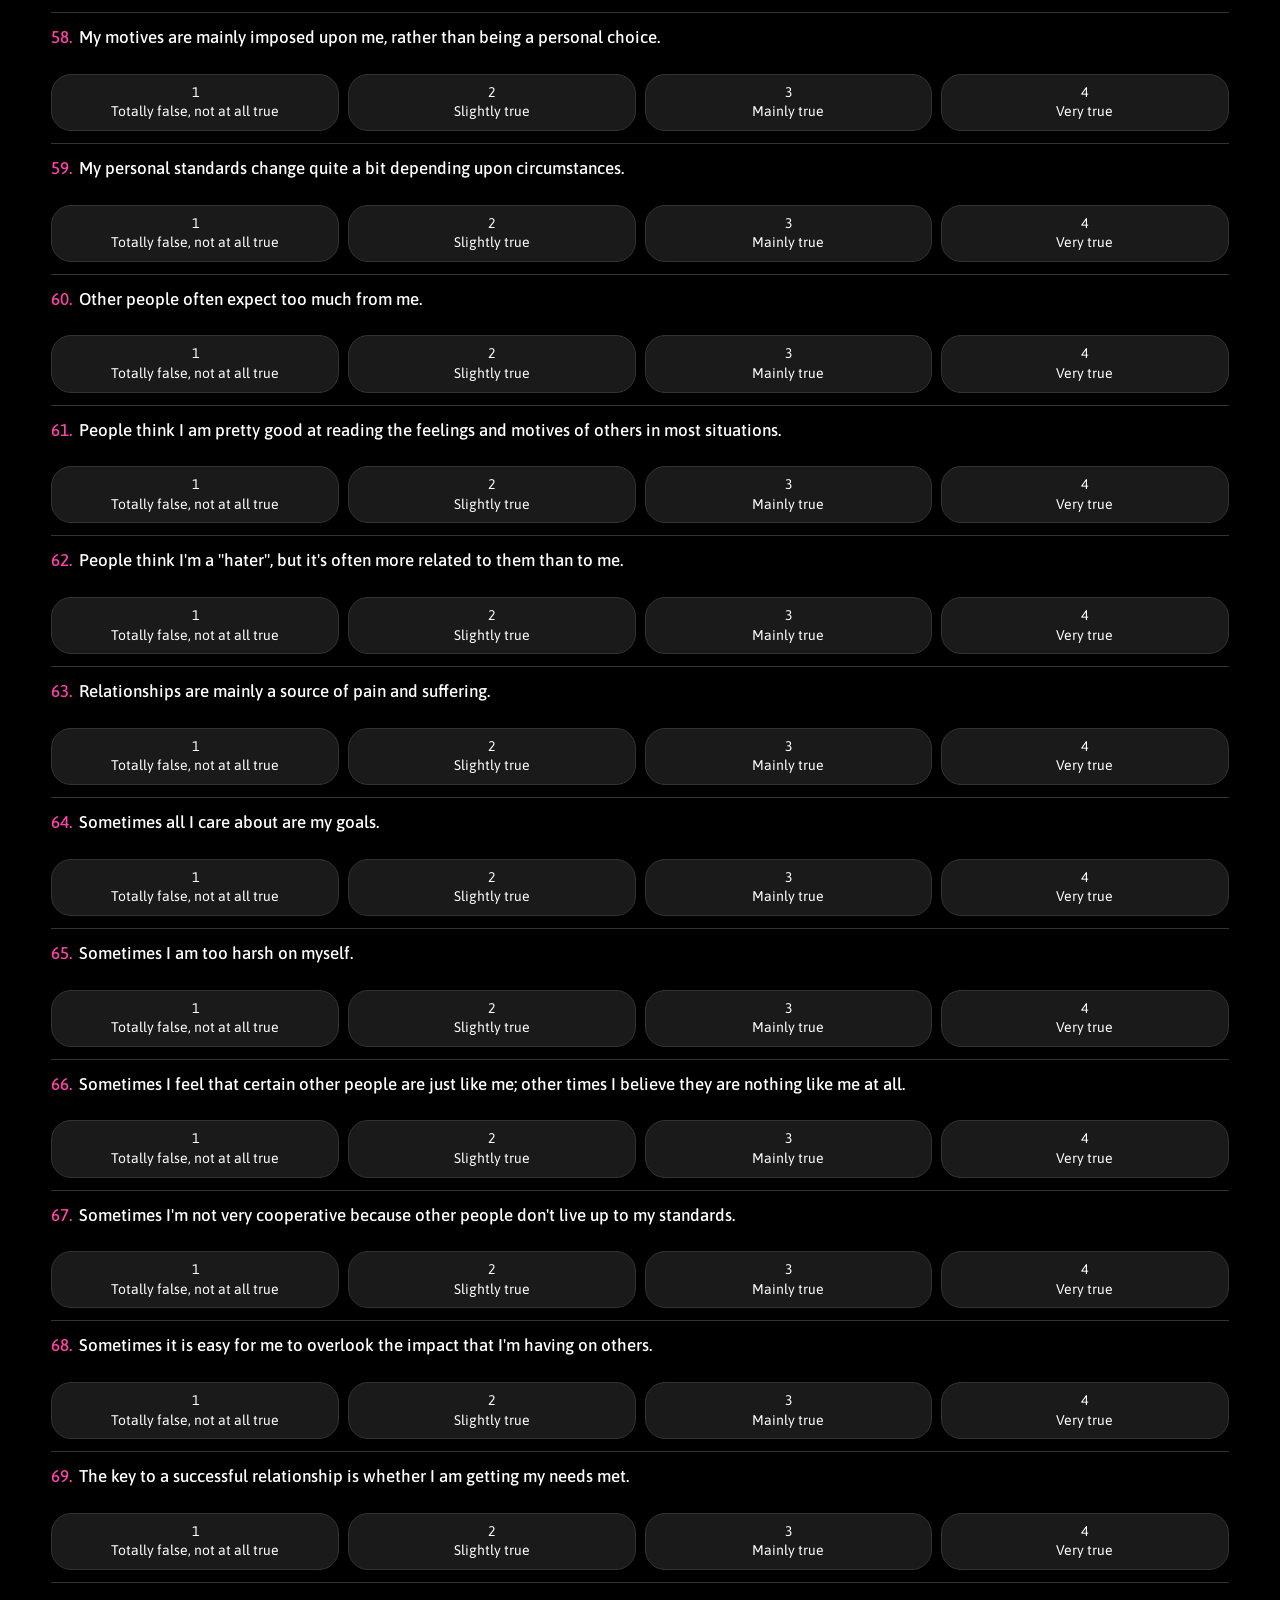
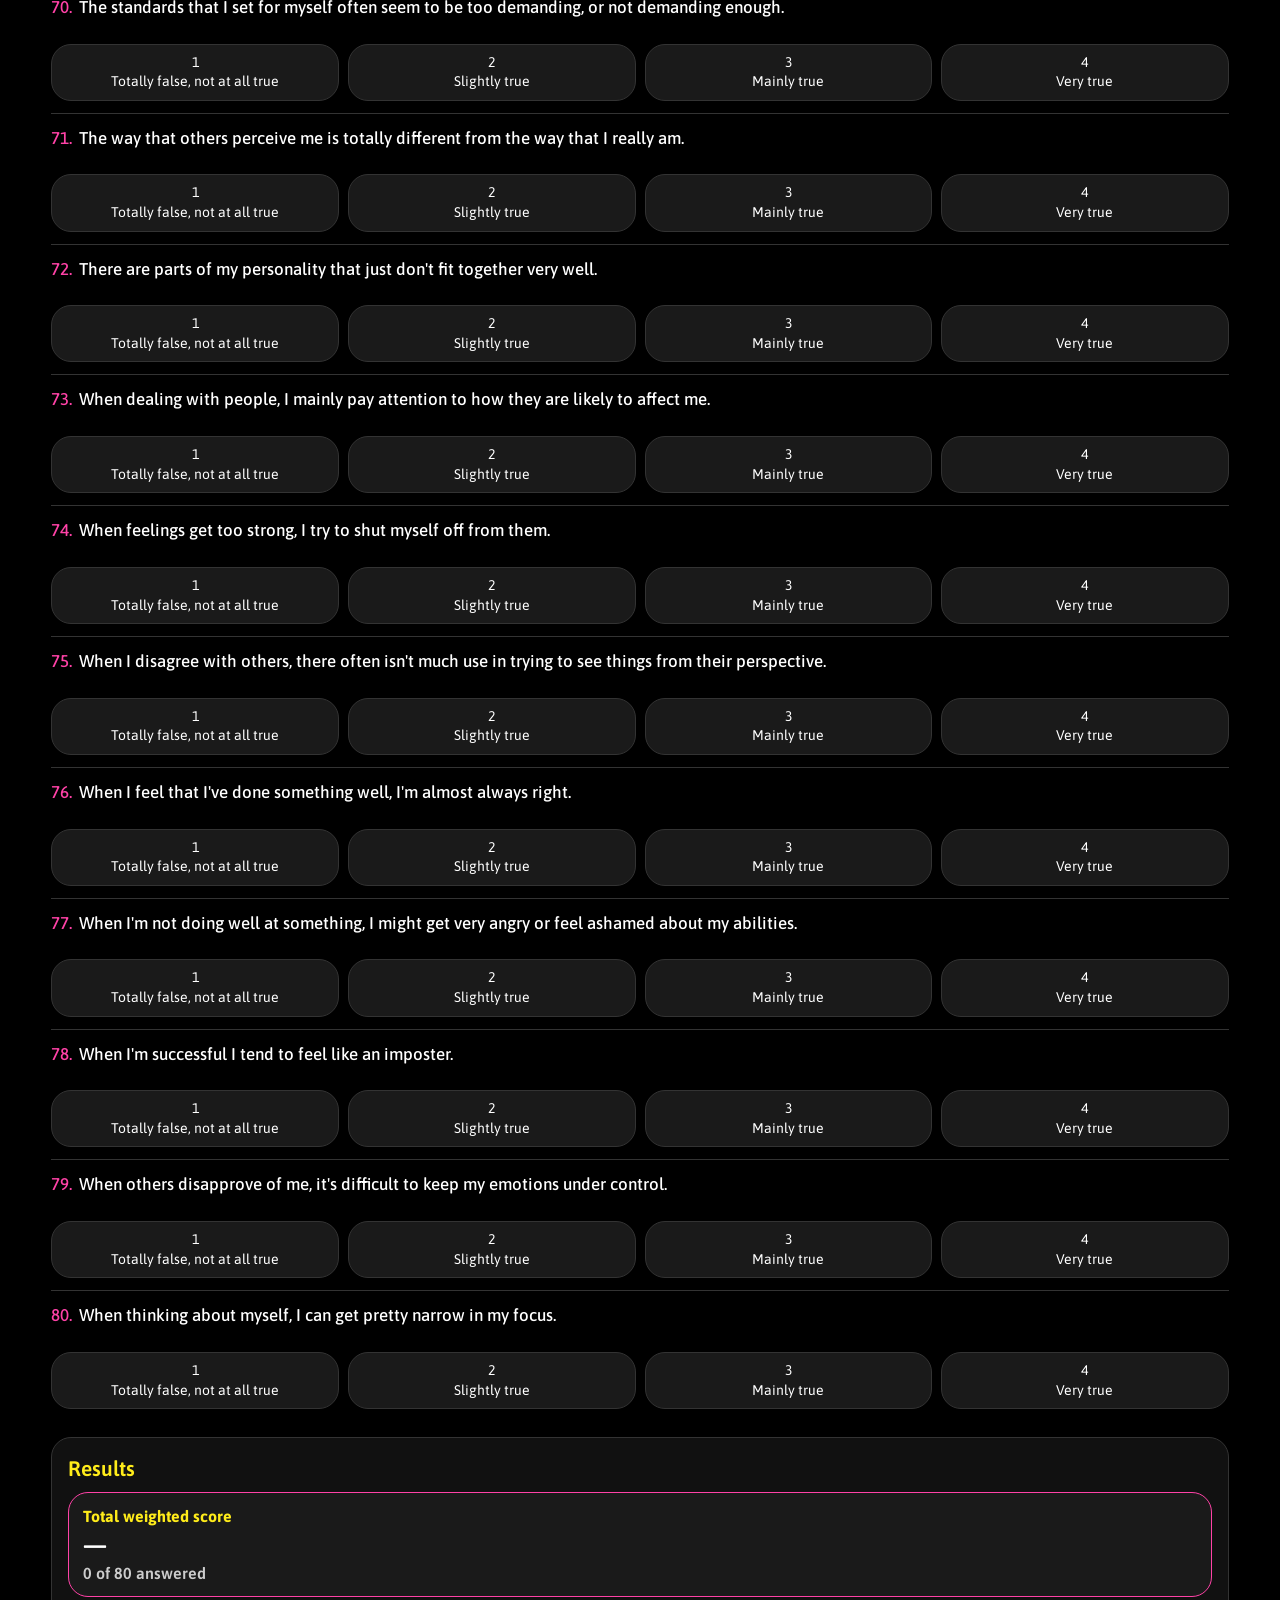
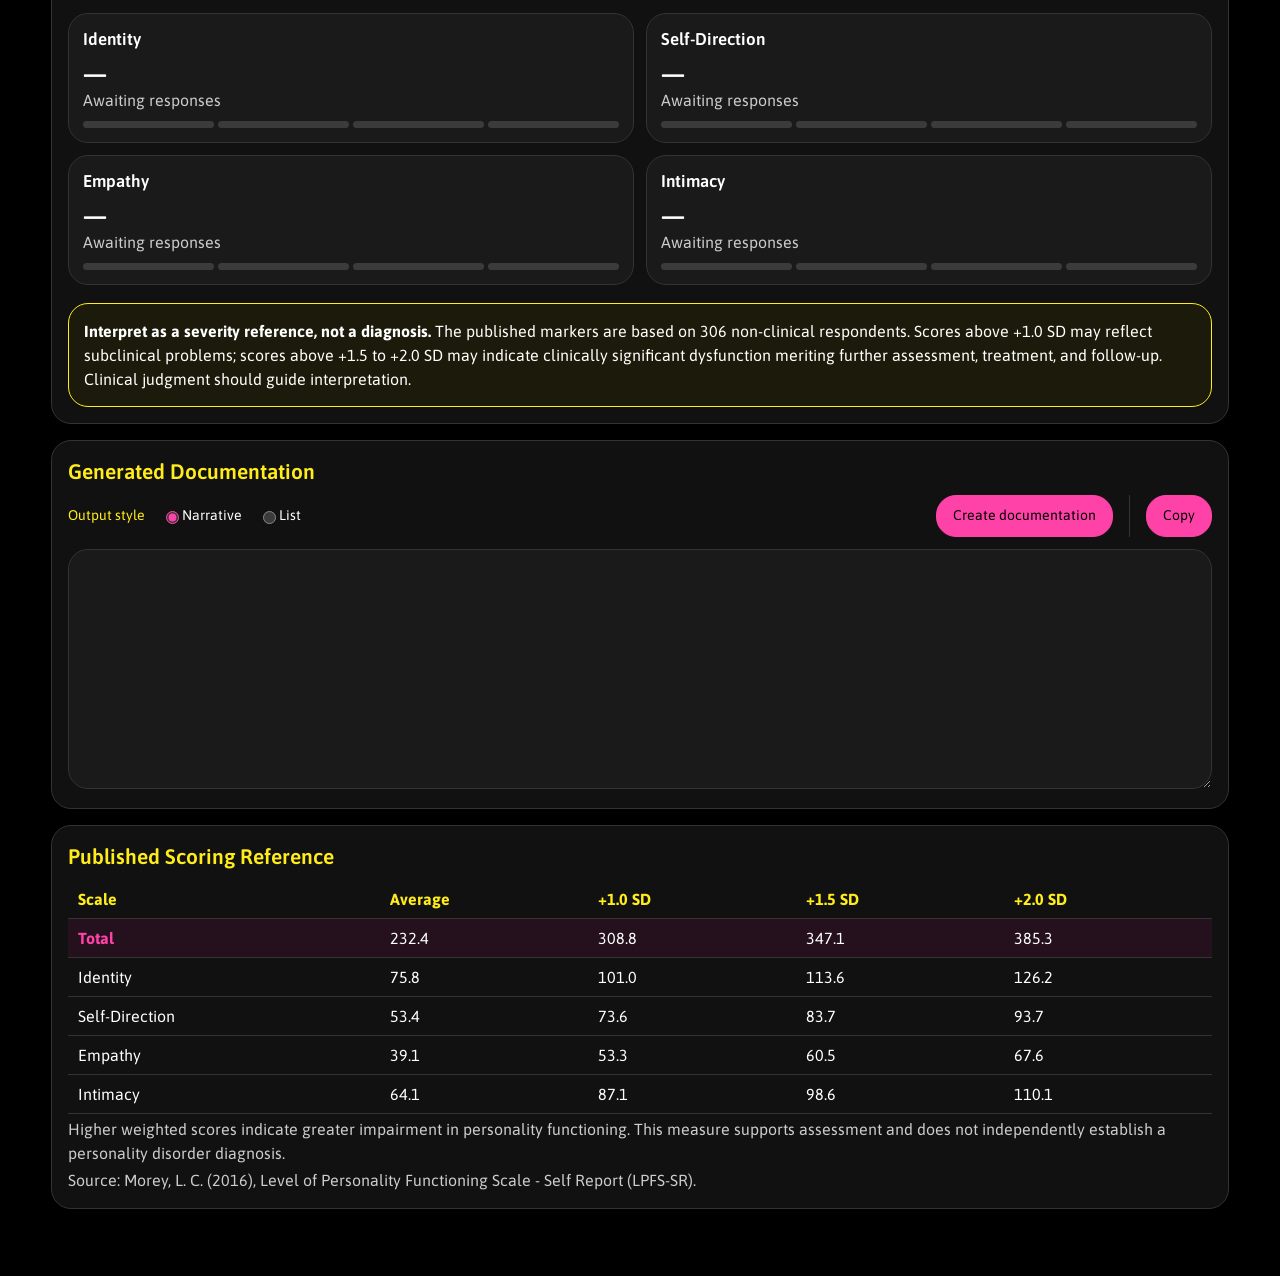
<file: lpfs.html>
<!doctype html>
<!--
  lpfs.html: LPFS-SR: multiplies each response by its item weight and groups the results by domain.
  Shared: workbench-shared.css (design), workbench-theme.js (theme).
  Appearance: screening.css, lpfs.css.
  Shared assessment actions: workbench-ui.js (except the home page).
  Behavior (loaded at the bottom): lpfs.js, embed-resize.js.
  id attributes connect controls to JavaScript; class attributes connect them to CSS.
-->
<html lang="en">
  <head>
    <meta charset="UTF-8" />
    <meta name="viewport" content="width=device-width, initial-scale=1.0" />
    <title>LPFS-SR | Clinical Workbench</title>
    <link rel="preconnect" href="https://fonts.googleapis.com" />
    <link rel="preconnect" href="https://fonts.gstatic.com" crossorigin />
    <link
      href="https://fonts.googleapis.com/css2?family=Asap:wght@400;500;600;700&family=Cutive&display=swap"
      rel="stylesheet"
    />
    <!-- Page layout first; the shared design system owns common styling. -->
    <link rel="stylesheet" href="screening.css?v=20261003-review6" />
    <link rel="stylesheet" href="lpfs.css?v=20261003-review6" />
    <link rel="stylesheet" href="workbench-shared.css?v=20261003-review6" />
    <script src="workbench-theme.js?v=20261003-audit4"></script>
  </head>
  <body data-clearable-answers class="spacious-tool">
    <main class="page-shell">
      <a class="back-link" href="index.html">← Back to Clinical Workbench</a>
      <h1>LPFS-SR</h1>

      <section class="card intro-card">
        <h2>Level of Personality Functioning Scale - Self Report</h2>
        <p>
          An 80-item self-report measure for adults age 18 and older. Rate how well each statement
          describes the client generally.
        </p>
        <p class="helper-text">
          The published weighted scoring produces Identity, Self-Direction, Empathy, Intimacy, and
          Total scores. Some positively worded items have negative weights; they are not
          reverse-coded.
        </p>
        <div class="button-row">
          <button data-reset-assessment="true" type="button" id="reset-button">
            <span class="reset-icon" aria-hidden="true">↺</span> Reset assessment
          </button>
        </div>
      </section>

      <nav class="section-nav card" aria-label="LPFS-SR sections">
        <a href="#items">Items</a>
        <a href="#results">Results</a>
        <a href="#documentation">Documentation</a>
        <a href="#reference">Scoring Reference</a>
      </nav>

      <!-- Page section: items. The id also provides a destination for section links. -->
      <section id="items">
        <div class="response-key card">
          <strong>Response scale</strong>
          <span>1 Totally false, not at all true</span>
          <span>2 Slightly true</span>
          <span>3 Mainly true</span>
          <span>4 Very true</span>
        </div>
        <!-- JavaScript inserts the selected measure’s question controls into this empty container. -->
        <div id="questions"></div>
      </section>

      <!-- Results display: JavaScript updates scores and interpretation after answers change. -->
      <section id="results" class="card results-card">
        <h2>Results</h2>
        <div class="overall-result">
          <span class="small-label">Total weighted score</span>
          <div id="total-score" class="score-display"></div>
          <div id="total-marker" class="marker-text"></div>
        </div>
        <div id="domain-results" class="domain-results"></div>
        <div class="information-alert">
          <strong>Interpret as a severity reference, not a diagnosis.</strong> The published markers
          are based on 306 non-clinical respondents. Scores above +1.0 SD may reflect subclinical
          problems; scores above +1.5 to +2.0 SD may indicate clinically significant dysfunction
          meriting further assessment, treatment, and follow-up. Clinical judgment should guide
          interpretation.
        </div>
      </section>

      <!-- Generated note and output controls. JavaScript writes the result into the output field. -->
      <section id="documentation" class="card output-card">
        <h2>Generated Documentation</h2>
        <div class="output-style-row">
          <span class="small-label">Output style</span>
          <label class="inline-option"
            ><input type="radio" name="outputStyle" value="summary" checked /> Narrative</label
          >
          <label class="inline-option"
            ><input type="radio" name="outputStyle" value="detailed" /> List</label
          >
          <div class="output-copy-actions">
            <button data-copy-output type="button" id="copy-button">Copy</button
            ><span id="copy-status" aria-live="polite" data-copy-status></span>
          </div>
        </div>
        <textarea
          id="output"
          data-note-output
          aria-label="Generated documentation"
          readonly
        ></textarea>
      </section>

      <!-- Page section: reference. The id also provides a destination for section links. -->
      <section id="reference" class="card reference-card">
        <h2>Published Scoring Reference</h2>
        <div class="reference-table" role="table" aria-label="LPFS-SR normative score markers">
          <div class="reference-row header" role="row">
            <span role="columnheader">Scale</span><span role="columnheader">Average</span
            ><span role="columnheader">+1.0 SD</span><span role="columnheader">+1.5 SD</span
            ><span role="columnheader">+2.0 SD</span>
          </div>
          <div id="reference-rows" role="rowgroup"></div>
        </div>
        <p class="helper-text">
          Higher weighted scores indicate greater impairment in personality functioning. This
          measure supports assessment and does not independently establish a personality disorder
          diagnosis.
        </p>
        <p class="helper-text">
          Source: Morey, L. C. (2016), Level of Personality Functioning Scale - Self Report
          (LPFS-SR).
        </p>
      </section>
    </main>
    <!-- Scripts run after the markup exists. Keep the page script before the shared embedding helper. -->
    <script src="workbench-ui.js?v=20261003-clearable2"></script>
    <script src="lpfs.js?v=20261003-clearable"></script>
    <script src="embed-resize.js?v=20261003-audit4"></script>
  </body>
</html>
</file>
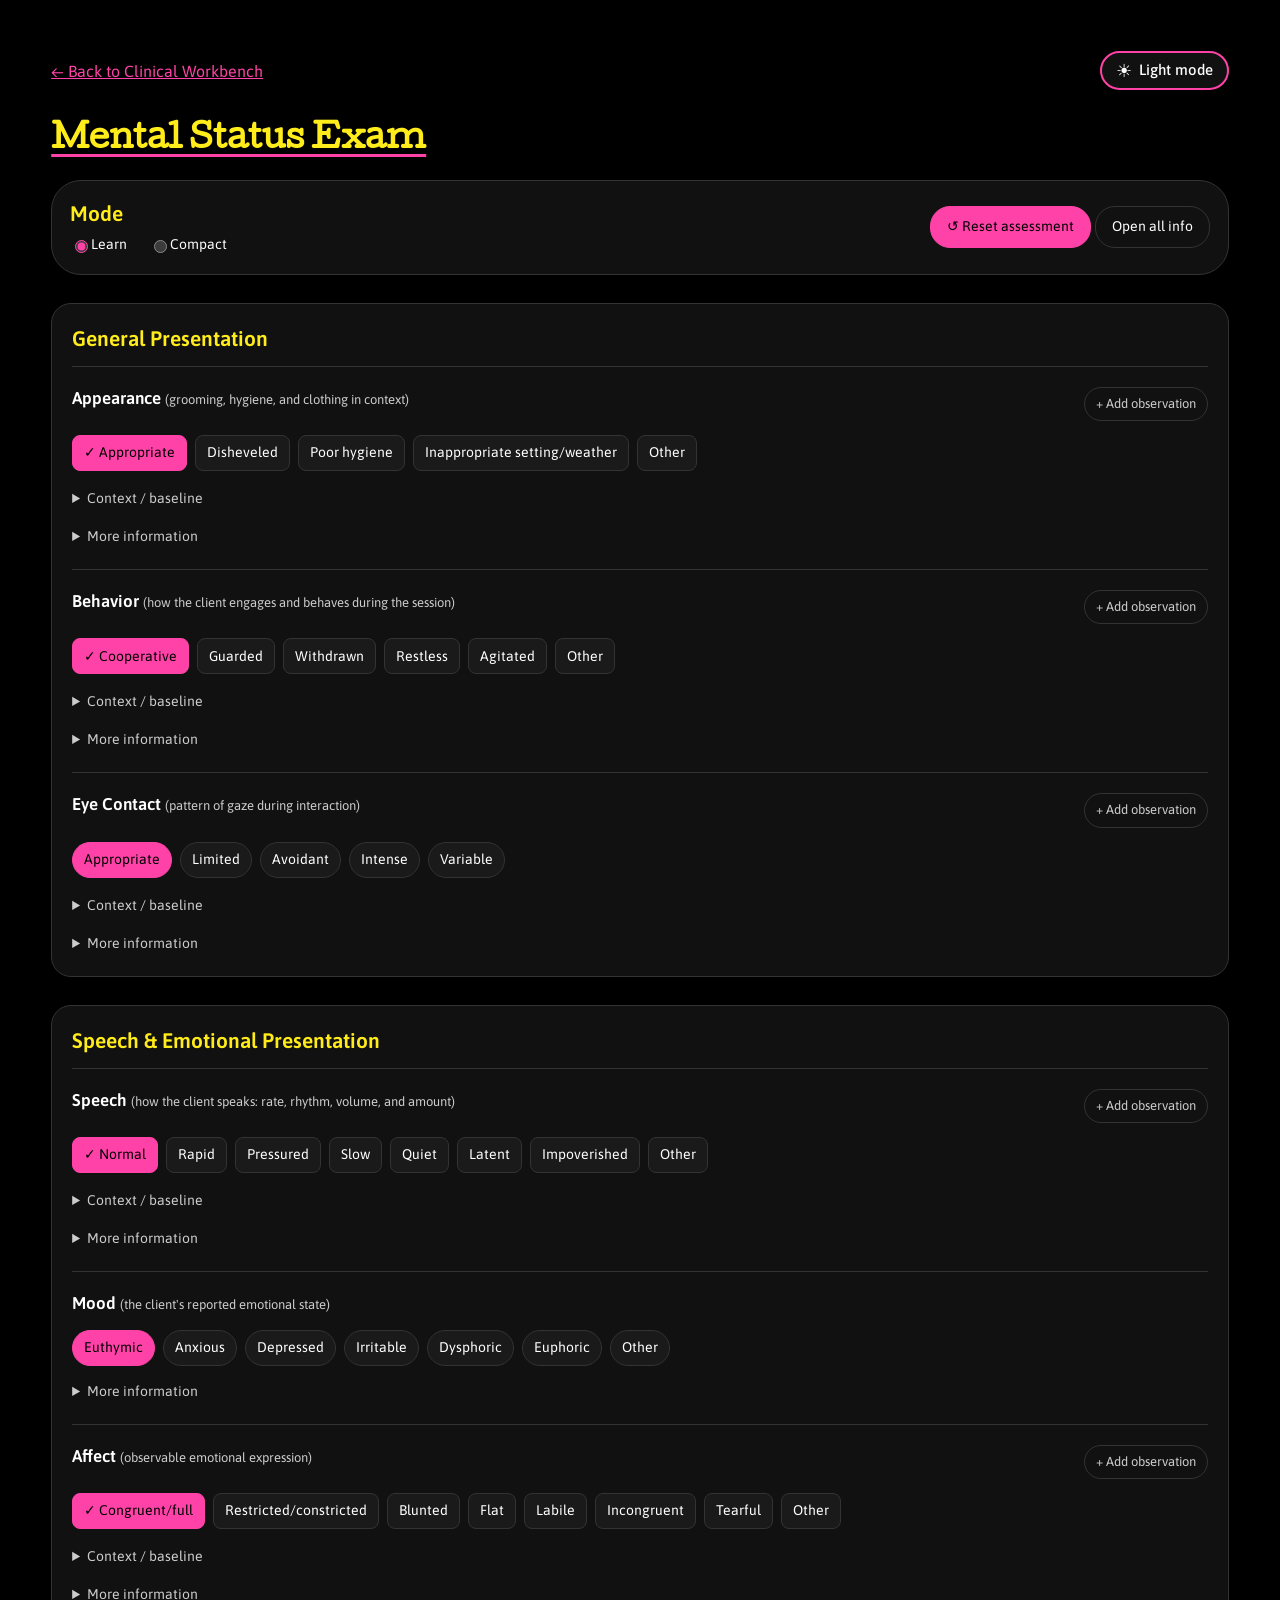
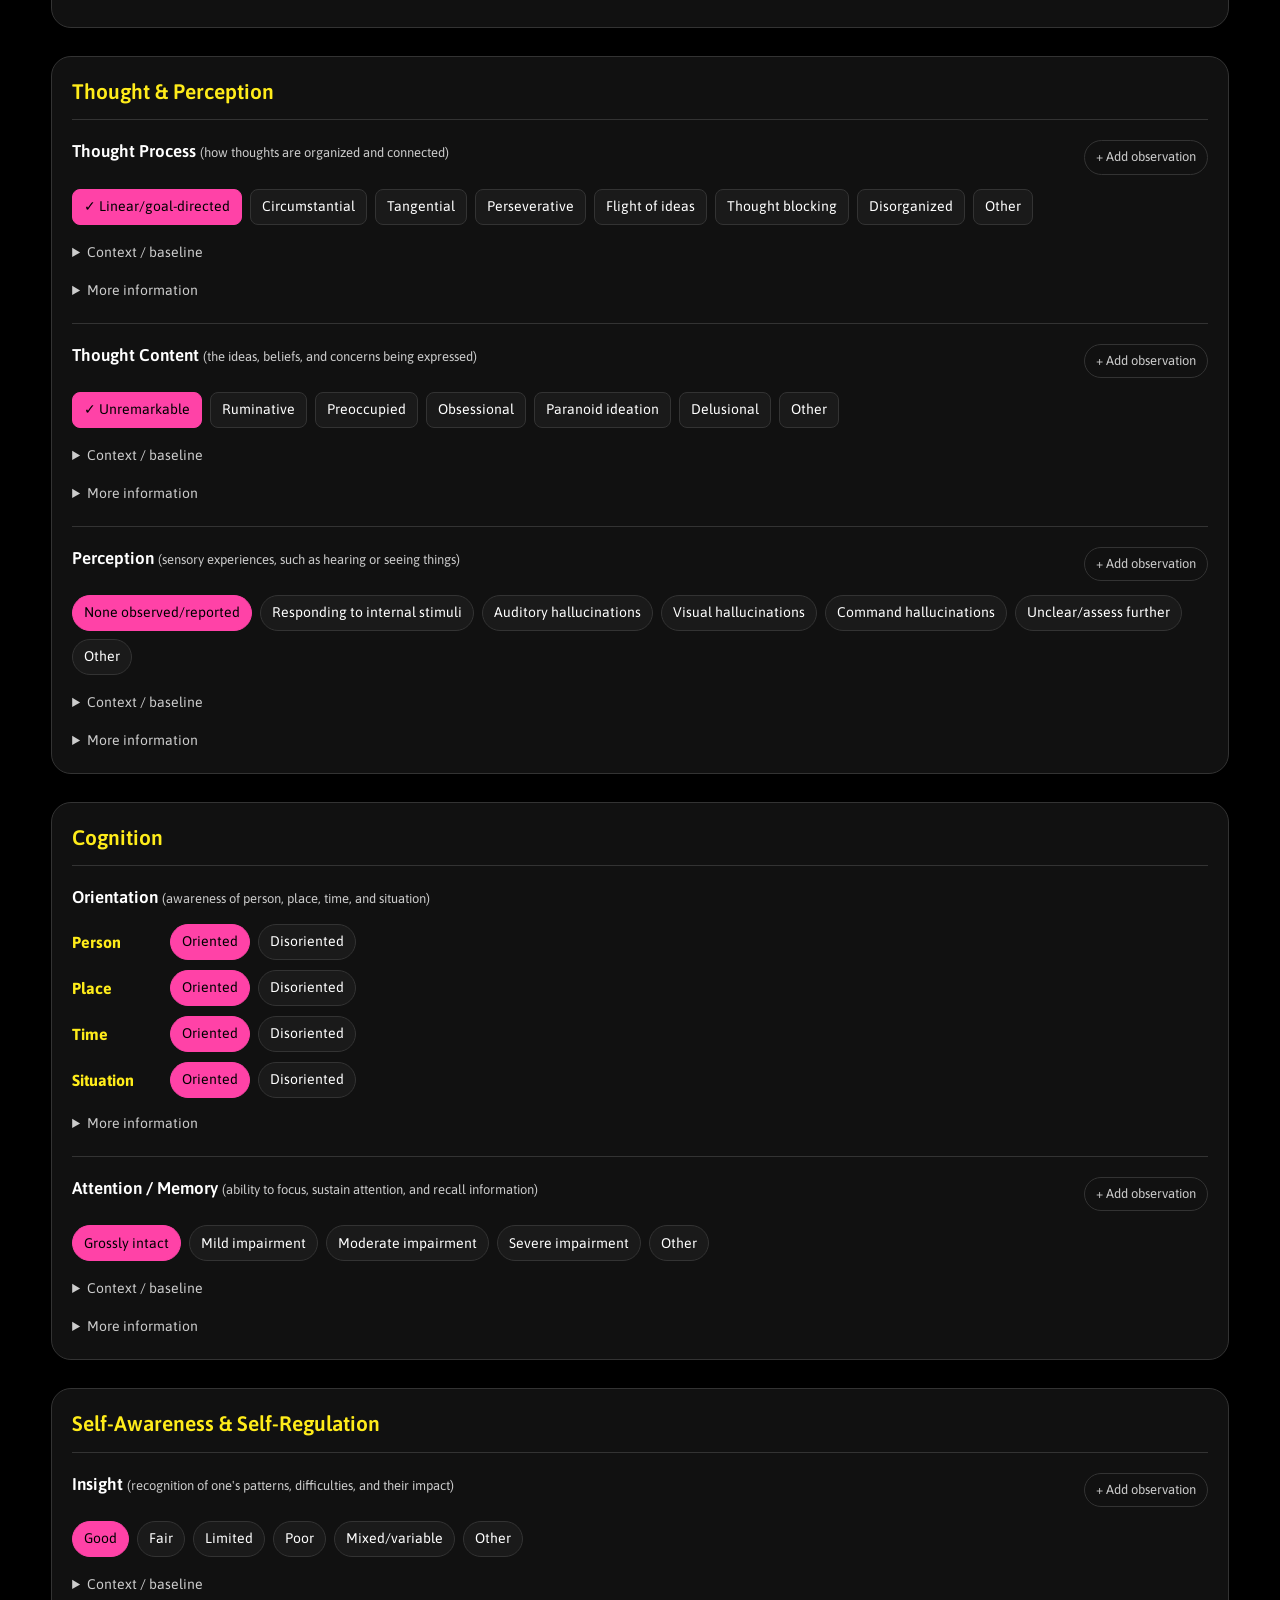
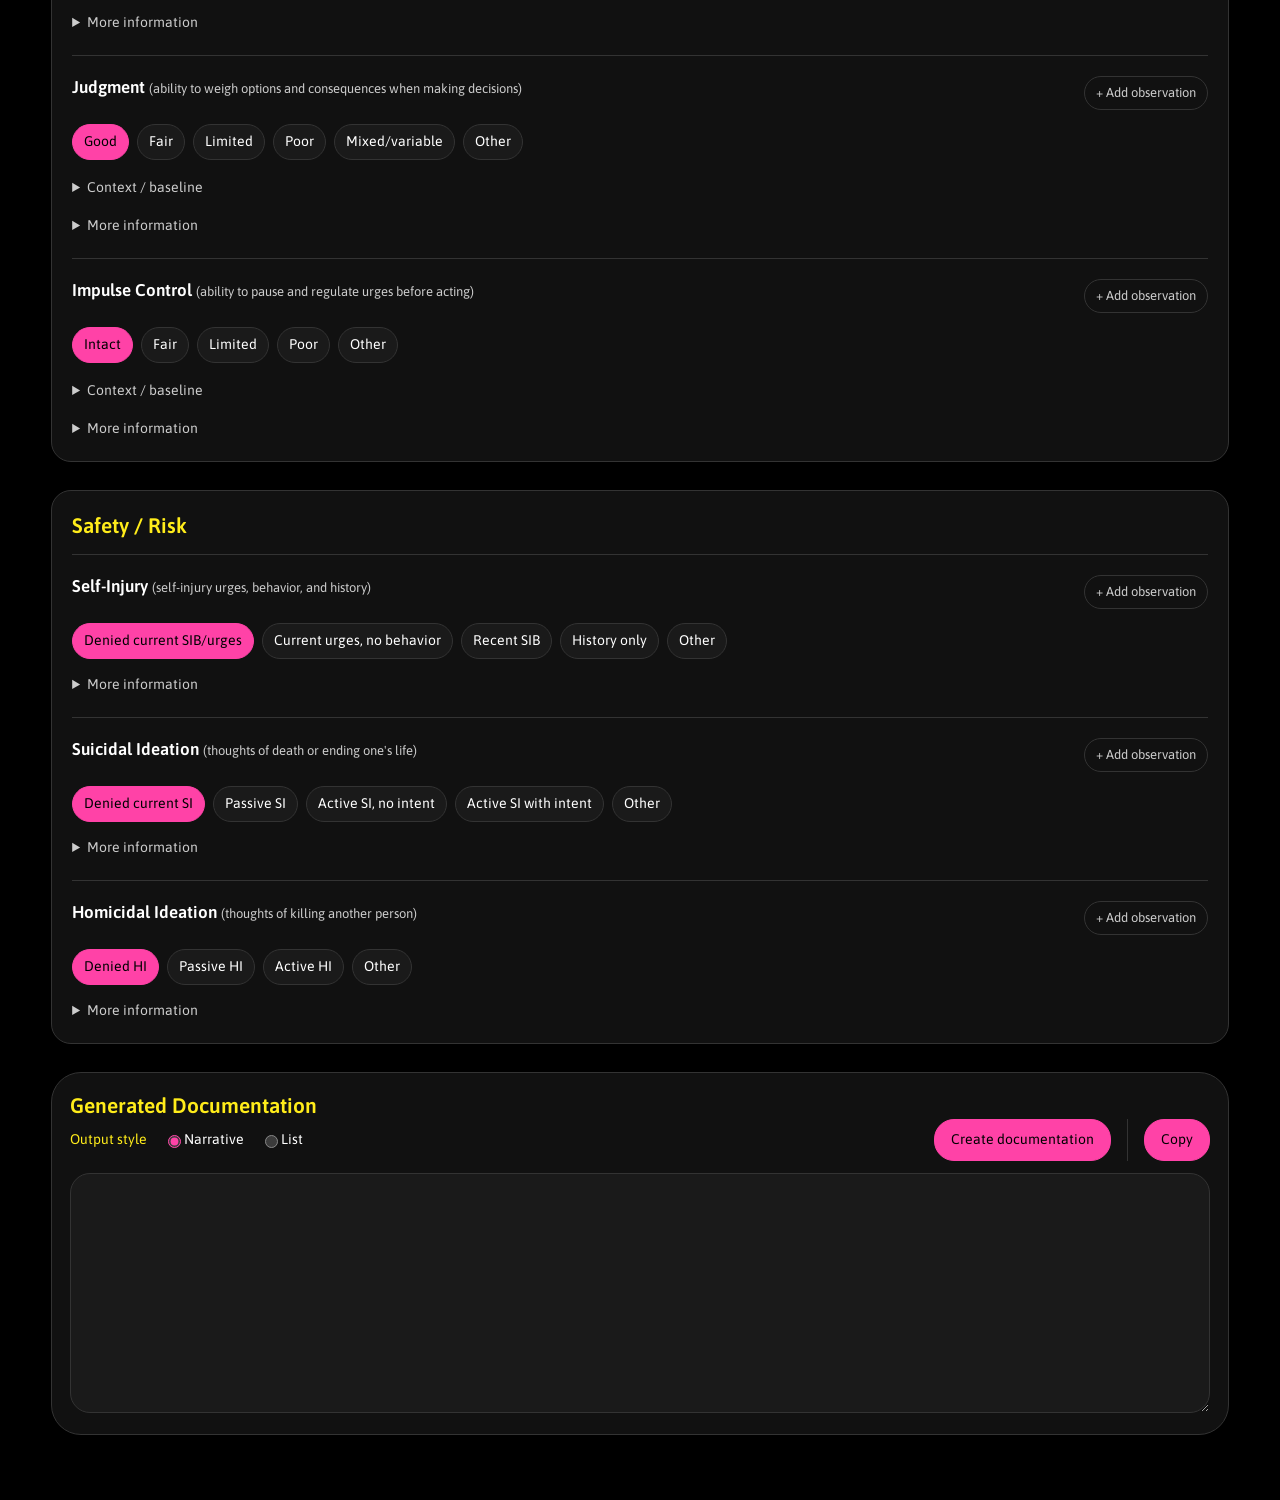
<file: mse.html>
<!doctype html>
<!--
  mse.html: Mental Status Exam: builds the form from mse-data.js and turns selections into a note.
  Shared: workbench-shared.css (design), workbench-theme.js (theme).
  Appearance: mse.css.
  Shared assessment actions: workbench-ui.js (except the home page).
  Behavior (loaded at the bottom): mse-data.js, mse.js, embed-resize.js.
  id attributes connect controls to JavaScript; class attributes connect them to CSS.
-->
<html lang="en">
  <head>
    <meta charset="UTF-8" />
    <meta name="viewport" content="width=device-width, initial-scale=1.0" />
    <title>Mental Status Exam | Clinical Workbench</title>

    <!-- Fonts used on the Squarespace site -->
    <link rel="preconnect" href="https://fonts.googleapis.com" />
    <link rel="preconnect" href="https://fonts.gstatic.com" crossorigin />
    <link
      href="https://fonts.googleapis.com/css2?family=Asap:wght@400;500;600;700&family=Cutive&display=swap"
      rel="stylesheet"
    />

    <!-- Page layout first; the shared design system owns common styling. -->
    <link rel="stylesheet" href="mse.css?v=20261003-review6" />
    <link rel="stylesheet" href="workbench-shared.css?v=20261003-review6" />
    <script src="workbench-theme.js?v=20261003-audit4"></script>
  </head>

  <body>
    <main class="page-shell">
      <div class="mse-topbar">
        <a class="back-link" href="index.html">← Back to Clinical Workbench</a>
        <button type="button" id="theme-toggle" class="secondary-button" aria-pressed="false">
          <span class="theme-icon" aria-hidden="true">☀︎</span
          ><span class="theme-label">Light mode</span>
        </button>
      </div>

      <h1>Mental Status Exam</h1>

      <section class="card controls-card">
        <div>
          <h2>Mode</h2>
          <label class="inline-option">
            <input type="radio" name="mode" value="learn" checked />
            Learn
          </label>
          <label class="inline-option">
            <input type="radio" name="mode" value="compact" />
            Compact
          </label>
        </div>

        <div class="button-row">
          <button data-reset-assessment="true" type="button" onclick="resetToNormal()">
            <span class="reset-icon" aria-hidden="true">↺</span> Reset assessment
          </button>
          <button
            id="toggle-all-info"
            type="button"
            class="secondary-button learning-only"
            aria-expanded="false"
            onclick="toggleAllInfo()"
          >
            Open all info
          </button>
        </div>
      </section>

      <!-- mse.js builds these fields from the section definitions in mse-data.js. -->
      <div id="mse-fields"></div>

      <!-- Generated note and output controls. JavaScript writes the result into the output field. -->
      <section class="card output-card">
        <h2>Generated Documentation</h2>

        <div class="output-style-row">
          <span class="small-label">Output style</span>

          <label class="inline-option compact-inline">
            <input type="radio" name="outputStyle" value="narrative" checked />
            Narrative
          </label>

          <label class="inline-option compact-inline">
            <input type="radio" name="outputStyle" value="list" />
            List
          </label>
          <div class="output-copy-actions">
            <button data-copy-output type="button">Copy</button>
            <span id="copyStatus" aria-live="polite" data-copy-status></span>
          </div>
        </div>

        <textarea
          id="output"
          data-note-output
          aria-label="Generated documentation"
          readonly
        ></textarea>
      </section>
    </main>

    <!-- Clinical content loads first; mse.js uses that content to build the page. -->
    <!-- Scripts run after the markup exists. Keep this load order, especially mse-data.js before mse.js. -->
    <script src="workbench-ui.js?v=20261003-clearable2"></script>
    <script src="mse-data.js?v=20261003-review6"></script>
    <script src="mse.js?v=20261003-review6"></script>
    <script src="embed-resize.js?v=20261003-audit4"></script>
  </body>
</html>
</file>
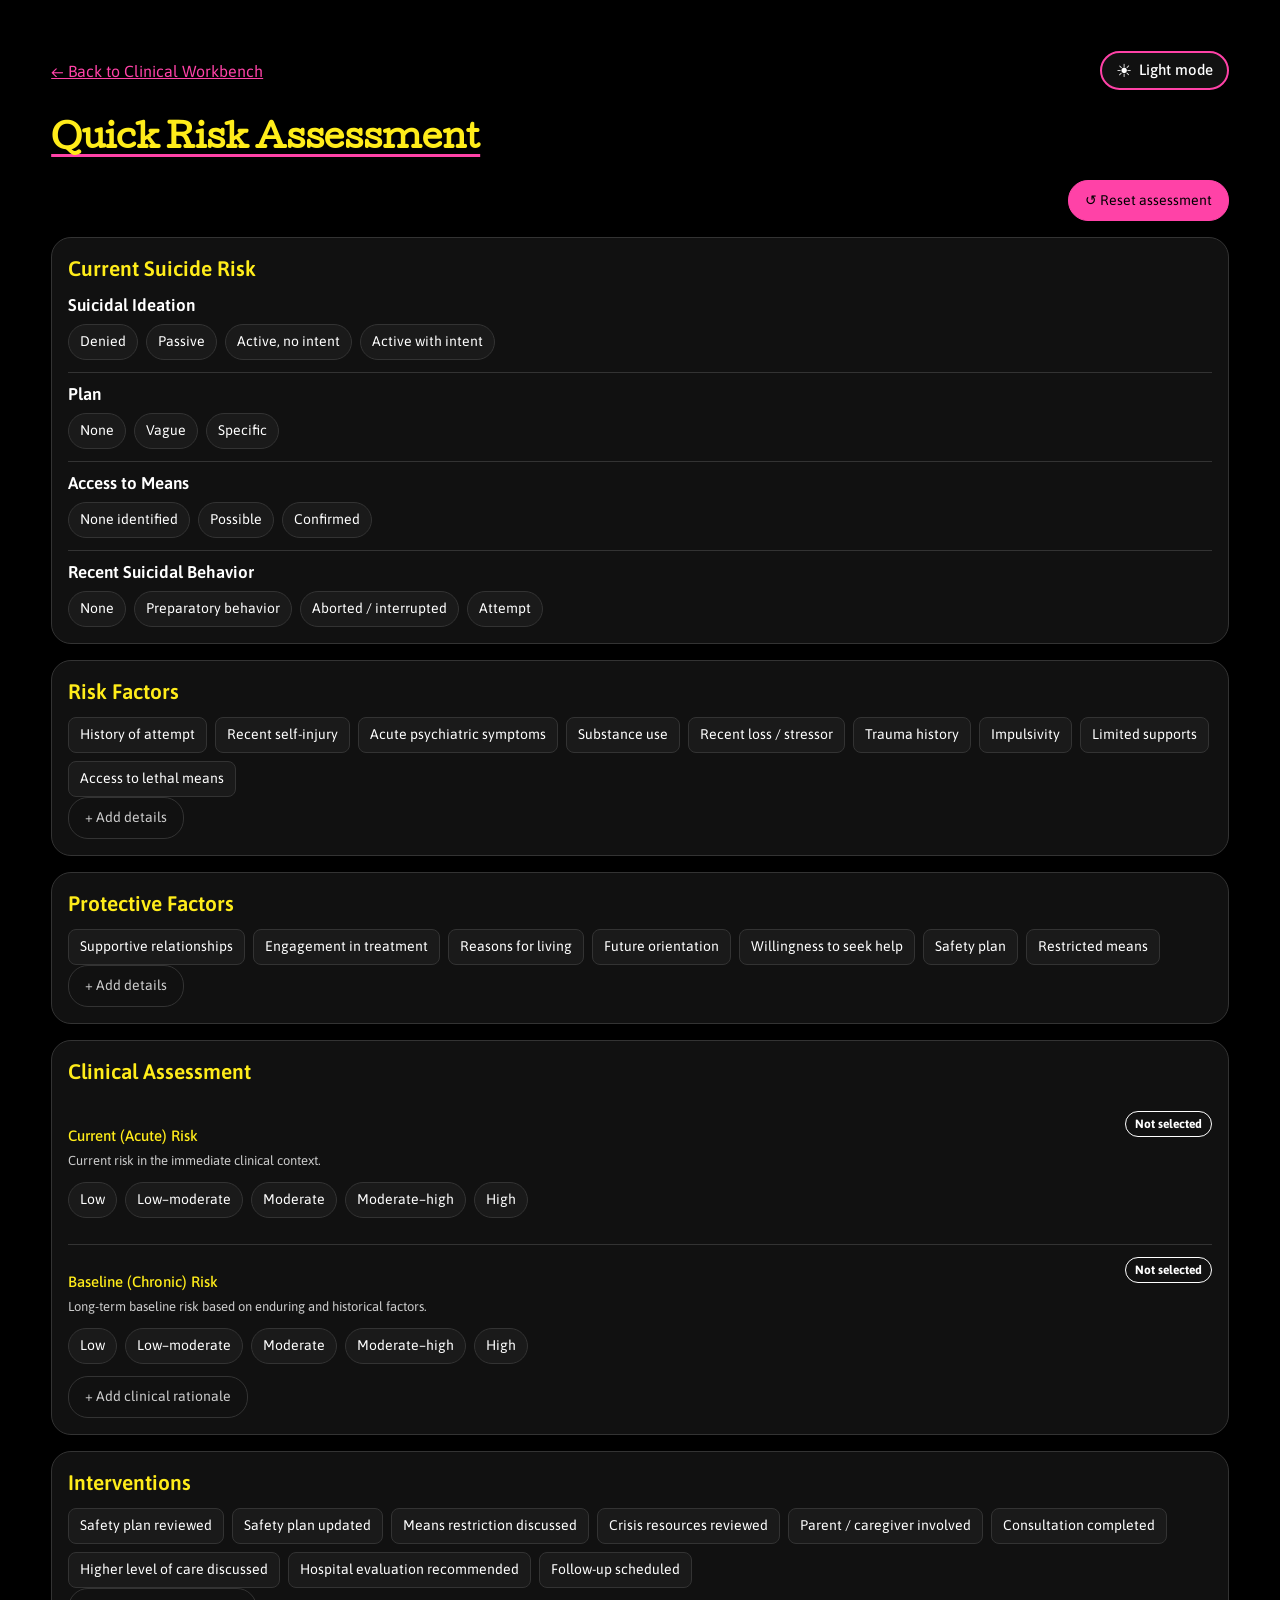
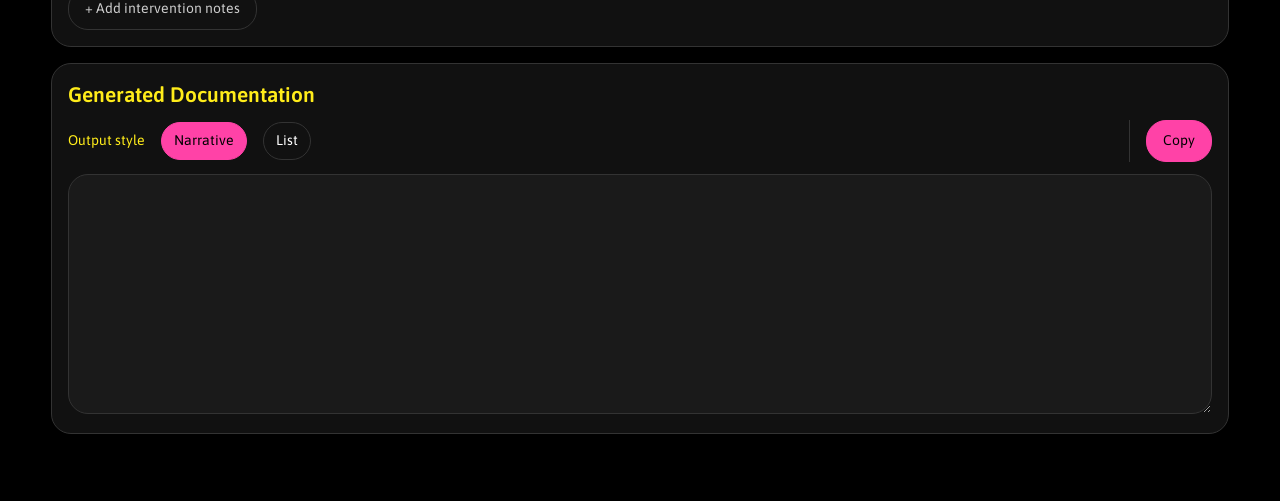
<file: quick-risk.html>
<!doctype html>
<!--
  quick-risk.html: Quick Risk Assessment: reads the form and assembles narrative or list documentation.
  Shared: workbench-shared.css (design), workbench-theme.js (theme).
  Appearance: risk.css.
  Shared assessment actions: workbench-ui.js (except the home page).
  Behavior (loaded at the bottom): quick-risk.js, embed-resize.js.
  id attributes connect controls to JavaScript; class attributes connect them to CSS.
-->
<html lang="en">
  <head>
    <meta charset="UTF-8" />
    <meta name="viewport" content="width=device-width, initial-scale=1.0" />
    <title>Quick Risk Assessment | Clinical Workbench</title>
    <link rel="preconnect" href="https://fonts.googleapis.com" />
    <link rel="preconnect" href="https://fonts.gstatic.com" crossorigin />
    <link
      href="https://fonts.googleapis.com/css2?family=Asap:wght@400;500;600;700&family=Cutive&display=swap"
      rel="stylesheet"
    />
    <!-- Page layout first; the shared design system owns common styling. -->
    <link rel="stylesheet" href="risk.css?v=20261003-review6" />
    <link rel="stylesheet" href="workbench-shared.css?v=20261003-review6" />
    <script src="workbench-theme.js?v=20261003-audit4"></script>
  </head>
  <body data-clearable-answers class="risk-app spacious-tool">
    <main class="risk-shell">
      <a class="risk-back" href="index.html">← Back to Clinical Workbench</a>
      <h1>Quick Risk Assessment</h1>

      <div class="button-row quick-top-actions">
        <button data-reset-assessment="true" type="button" id="reset">
          <span class="reset-icon" aria-hidden="true">↺</span> Reset assessment
        </button>
      </div>

      <section class="risk-card">
        <h2>Current Suicide Risk</h2>

        <h3>Suicidal Ideation</h3>
        <div class="risk-options single-choice" data-group="ideation">
          <label class="choice-chip"
            ><input type="radio" name="ideation" value="denied" data-label="Denied" /><span
              >Denied</span
            ></label
          >
          <label class="choice-chip"
            ><input
              type="radio"
              name="ideation"
              value="passive suicidal ideation"
              data-label="Passive"
            /><span>Passive</span></label
          >
          <label class="choice-chip"
            ><input
              type="radio"
              name="ideation"
              value="active suicidal ideation without intent"
              data-label="Active, no intent"
            /><span>Active, no intent</span></label
          >
          <label class="choice-chip"
            ><input
              type="radio"
              name="ideation"
              value="active suicidal ideation with intent"
              data-label="Active with intent"
            /><span>Active with intent</span></label
          >
        </div>

        <h3>Plan</h3>
        <div class="risk-options single-choice" data-group="plan">
          <label class="choice-chip"
            ><input type="radio" name="plan" value="none" data-label="None" /><span
              >None</span
            ></label
          >
          <label class="choice-chip"
            ><input type="radio" name="plan" value="vague" data-label="Vague" /><span
              >Vague</span
            ></label
          >
          <label class="choice-chip"
            ><input type="radio" name="plan" value="specific" data-label="Specific" /><span
              >Specific</span
            ></label
          >
        </div>

        <h3>Access to Means</h3>
        <div class="risk-options single-choice" data-group="means">
          <label class="choice-chip"
            ><input
              type="radio"
              name="means"
              value="none identified"
              data-label="None identified"
            /><span>None identified</span></label
          >
          <label class="choice-chip"
            ><input type="radio" name="means" value="possible" data-label="Possible" /><span
              >Possible</span
            ></label
          >
          <label class="choice-chip"
            ><input type="radio" name="means" value="confirmed" data-label="Confirmed" /><span
              >Confirmed</span
            ></label
          >
        </div>

        <h3>Recent Suicidal Behavior</h3>
        <div class="risk-options single-choice" data-group="behavior">
          <label class="choice-chip"
            ><input type="radio" name="behavior" value="none" data-label="None" /><span
              >None</span
            ></label
          >
          <label class="choice-chip"
            ><input
              type="radio"
              name="behavior"
              value="preparatory behavior"
              data-label="Preparatory behavior"
            /><span>Preparatory behavior</span></label
          >
          <label class="choice-chip"
            ><input
              type="radio"
              name="behavior"
              value="an aborted or interrupted attempt"
              data-label="Aborted / interrupted"
            /><span>Aborted / interrupted</span></label
          >
          <label class="choice-chip"
            ><input
              type="radio"
              name="behavior"
              value="a suicide attempt"
              data-label="Attempt"
            /><span>Attempt</span></label
          >
        </div>
      </section>

      <section class="risk-card">
        <h2>Risk Factors</h2>
        <div class="risk-options" data-group="riskFactors">
          <label class="choice-chip"
            ><input
              type="checkbox"
              value="history of suicide attempt"
              data-label="History of attempt"
            /><span>History of attempt</span></label
          >
          <label class="choice-chip"
            ><input
              type="checkbox"
              value="recent self-injury"
              data-label="Recent self-injury"
            /><span>Recent self-injury</span></label
          >
          <label class="choice-chip"
            ><input
              type="checkbox"
              value="acute psychiatric symptoms"
              data-label="Acute psychiatric symptoms"
            /><span>Acute psychiatric symptoms</span></label
          >
          <label class="choice-chip"
            ><input type="checkbox" value="substance use" data-label="Substance use" /><span
              >Substance use</span
            ></label
          >
          <label class="choice-chip"
            ><input
              type="checkbox"
              value="recent loss or major stressor"
              data-label="Recent loss / stressor"
            /><span>Recent loss / stressor</span></label
          >
          <label class="choice-chip"
            ><input type="checkbox" value="trauma history" data-label="Trauma history" /><span
              >Trauma history</span
            ></label
          >
          <label class="choice-chip"
            ><input type="checkbox" value="impulsivity" data-label="Impulsivity" /><span
              >Impulsivity</span
            ></label
          >
          <label class="choice-chip"
            ><input type="checkbox" value="limited supports" data-label="Limited supports" /><span
              >Limited supports</span
            ></label
          >
          <label class="choice-chip"
            ><input
              type="checkbox"
              value="access to lethal means"
              data-label="Access to lethal means"
            /><span>Access to lethal means</span></label
          >
        </div>
        <button type="button" class="secondary-button toggle-details" data-target="risk-other-wrap">
          + Add details
        </button>
        <div class="optional-details" id="risk-other-wrap">
          <textarea
            id="riskOther"
            aria-label="Additional risk factors"
            placeholder="Ex.: Recent change in stressors / Collateral information differs from client report"
          ></textarea>
        </div>
      </section>

      <section class="risk-card">
        <h2>Protective Factors</h2>
        <div class="risk-options" data-group="protectiveFactors">
          <label class="choice-chip"
            ><input
              type="checkbox"
              value="supportive relationships"
              data-label="Supportive relationships"
            /><span>Supportive relationships</span></label
          >
          <label class="choice-chip"
            ><input
              type="checkbox"
              value="engagement in treatment"
              data-label="Engagement in treatment"
            /><span>Engagement in treatment</span></label
          >
          <label class="choice-chip"
            ><input
              type="checkbox"
              value="reasons for living"
              data-label="Reasons for living"
            /><span>Reasons for living</span></label
          >
          <label class="choice-chip"
            ><input
              type="checkbox"
              value="future orientation"
              data-label="Future orientation"
            /><span>Future orientation</span></label
          >
          <label class="choice-chip"
            ><input
              type="checkbox"
              value="willingness to seek help"
              data-label="Willingness to seek help"
            /><span>Willingness to seek help</span></label
          >
          <label class="choice-chip"
            ><input
              type="checkbox"
              value="an established safety plan"
              data-label="Safety plan"
            /><span>Safety plan</span></label
          >
          <label class="choice-chip"
            ><input
              type="checkbox"
              value="restricted access to lethal means"
              data-label="Restricted means"
            /><span>Restricted means</span></label
          >
        </div>
        <button
          type="button"
          class="secondary-button toggle-details"
          data-target="protective-other-wrap"
        >
          + Add details
        </button>
        <div class="optional-details" id="protective-other-wrap">
          <textarea
            id="protectiveOther"
            aria-label="Additional protective factors"
            placeholder="Ex.: Support is available only intermittently / Client identifies a specific reason for living"
          ></textarea>
        </div>
      </section>

      <section class="risk-card">
        <h2>Clinical Assessment</h2>

        <div class="risk-level-panel" data-risk-panel="acute">
          <div class="risk-level-header">
            <div>
              <div class="field-label">Current (Acute) Risk</div>
              <div class="risk-helper">Current risk in the immediate clinical context.</div>
            </div>
            <div class="risk-level-result" id="acute-result">Not selected</div>
          </div>

          <div class="risk-options single-choice risk-level-options" data-group="acute">
            <label class="choice-chip risk-choice risk-low"
              ><input type="radio" name="acute" value="low" data-label="Low" /><span
                >Low</span
              ></label
            >
            <label class="choice-chip risk-choice risk-low-moderate"
              ><input
                type="radio"
                name="acute"
                value="low-moderate"
                data-label="Low–moderate"
              /><span>Low–moderate</span></label
            >
            <label class="choice-chip risk-choice risk-moderate"
              ><input type="radio" name="acute" value="moderate" data-label="Moderate" /><span
                >Moderate</span
              ></label
            >
            <label class="choice-chip risk-choice risk-moderate-high"
              ><input
                type="radio"
                name="acute"
                value="moderate-high"
                data-label="Moderate–high"
              /><span>Moderate–high</span></label
            >
            <label class="choice-chip risk-choice risk-high"
              ><input type="radio" name="acute" value="high" data-label="High" /><span
                >High</span
              ></label
            >
          </div>

          <p class="risk-level-explainer" id="acute-explainer" hidden></p>
        </div>

        <div class="risk-level-panel" data-risk-panel="chronic">
          <div class="risk-level-header">
            <div>
              <div class="field-label">Baseline (Chronic) Risk</div>
              <div class="risk-helper">
                Long-term baseline risk based on enduring and historical factors.
              </div>
            </div>
            <div class="risk-level-result" id="chronic-result">Not selected</div>
          </div>

          <div class="risk-options single-choice risk-level-options" data-group="chronic">
            <label class="choice-chip risk-choice risk-low"
              ><input type="radio" name="chronic" value="low" data-label="Low" /><span
                >Low</span
              ></label
            >
            <label class="choice-chip risk-choice risk-low-moderate"
              ><input
                type="radio"
                name="chronic"
                value="low-moderate"
                data-label="Low–moderate"
              /><span>Low–moderate</span></label
            >
            <label class="choice-chip risk-choice risk-moderate"
              ><input type="radio" name="chronic" value="moderate" data-label="Moderate" /><span
                >Moderate</span
              ></label
            >
            <label class="choice-chip risk-choice risk-moderate-high"
              ><input
                type="radio"
                name="chronic"
                value="moderate-high"
                data-label="Moderate–high"
              /><span>Moderate–high</span></label
            >
            <label class="choice-chip risk-choice risk-high"
              ><input type="radio" name="chronic" value="high" data-label="High" /><span
                >High</span
              ></label
            >
          </div>

          <p class="risk-level-explainer" id="chronic-explainer" hidden></p>
        </div>

        <button type="button" class="secondary-button toggle-details" data-target="rationale-wrap">
          + Add clinical rationale
        </button>
        <div class="optional-details" id="rationale-wrap">
          <textarea
            id="rationale"
            aria-label="Clinical rationale"
            placeholder="Ex.: Change from recent baseline / Limits of information available / Basis for the selected risk level"
          ></textarea>
        </div>
      </section>

      <section class="risk-card">
        <h2>Interventions</h2>
        <div class="risk-options" data-group="interventions">
          <label class="choice-chip"
            ><input
              type="checkbox"
              value="safety plan reviewed"
              data-label="Safety plan reviewed"
            /><span>Safety plan reviewed</span></label
          >
          <label class="choice-chip"
            ><input
              type="checkbox"
              value="safety plan updated"
              data-label="Safety plan updated"
            /><span>Safety plan updated</span></label
          >
          <label class="choice-chip"
            ><input
              type="checkbox"
              value="means restriction discussed"
              data-label="Means restriction discussed"
            /><span>Means restriction discussed</span></label
          >
          <label class="choice-chip"
            ><input
              type="checkbox"
              value="crisis resources reviewed"
              data-label="Crisis resources reviewed"
            /><span>Crisis resources reviewed</span></label
          >
          <label class="choice-chip"
            ><input
              type="checkbox"
              value="a parent or caregiver involved"
              data-label="Parent / caregiver involved"
            /><span>Parent / caregiver involved</span></label
          >
          <label class="choice-chip"
            ><input
              type="checkbox"
              value="clinical consultation completed"
              data-label="Consultation completed"
            /><span>Consultation completed</span></label
          >
          <label class="choice-chip"
            ><input
              type="checkbox"
              value="a higher level of care discussed"
              data-label="Higher level of care discussed"
            /><span>Higher level of care discussed</span></label
          >
          <label class="choice-chip"
            ><input
              type="checkbox"
              value="emergency or hospital evaluation recommended"
              data-label="Hospital evaluation recommended"
            /><span>Hospital evaluation recommended</span></label
          >
          <label class="choice-chip"
            ><input
              type="checkbox"
              value="follow-up scheduled"
              data-label="Follow-up scheduled"
            /><span>Follow-up scheduled</span></label
          >
        </div>
        <button
          type="button"
          class="secondary-button toggle-details"
          data-target="intervention-notes-wrap"
        >
          + Add intervention notes
        </button>
        <div class="optional-details" id="intervention-notes-wrap">
          <textarea
            id="interventionNotes"
            aria-label="Intervention notes"
            placeholder="Ex.: Follow-up timing / Support person involved / Agreed next steps"
          ></textarea>
        </div>
      </section>

      <section class="risk-card">
        <h2>Generated Documentation</h2>
        <div class="output-style-row" role="group" aria-label="Output style">
          <span class="field-label">Output style</span>
          <button type="button" class="output-style-button selected" data-style="narrative">
            Narrative
          </button>
          <button type="button" class="output-style-button" data-style="list">List</button>
          <div class="output-copy-actions">
            <button data-copy-output type="button" id="copy">Copy</button>

            <span id="copy-status" aria-live="polite" data-copy-status></span>
          </div>
        </div>
        <textarea
          id="output"
          data-note-output
          aria-label="Generated documentation"
          readonly
        ></textarea>
      </section>
    </main>

    <!-- Scripts run after the markup exists. Keep the page script before the shared embedding helper. -->
    <script src="workbench-ui.js?v=20261003-clearable2"></script>
    <script src="risk-presentation.js?v=20261003-audit4"></script>
    <script src="quick-risk.js?v=20261003-audit4"></script>
    <script src="embed-resize.js?v=20261003-audit4"></script>
  </body>
</html>
</file>
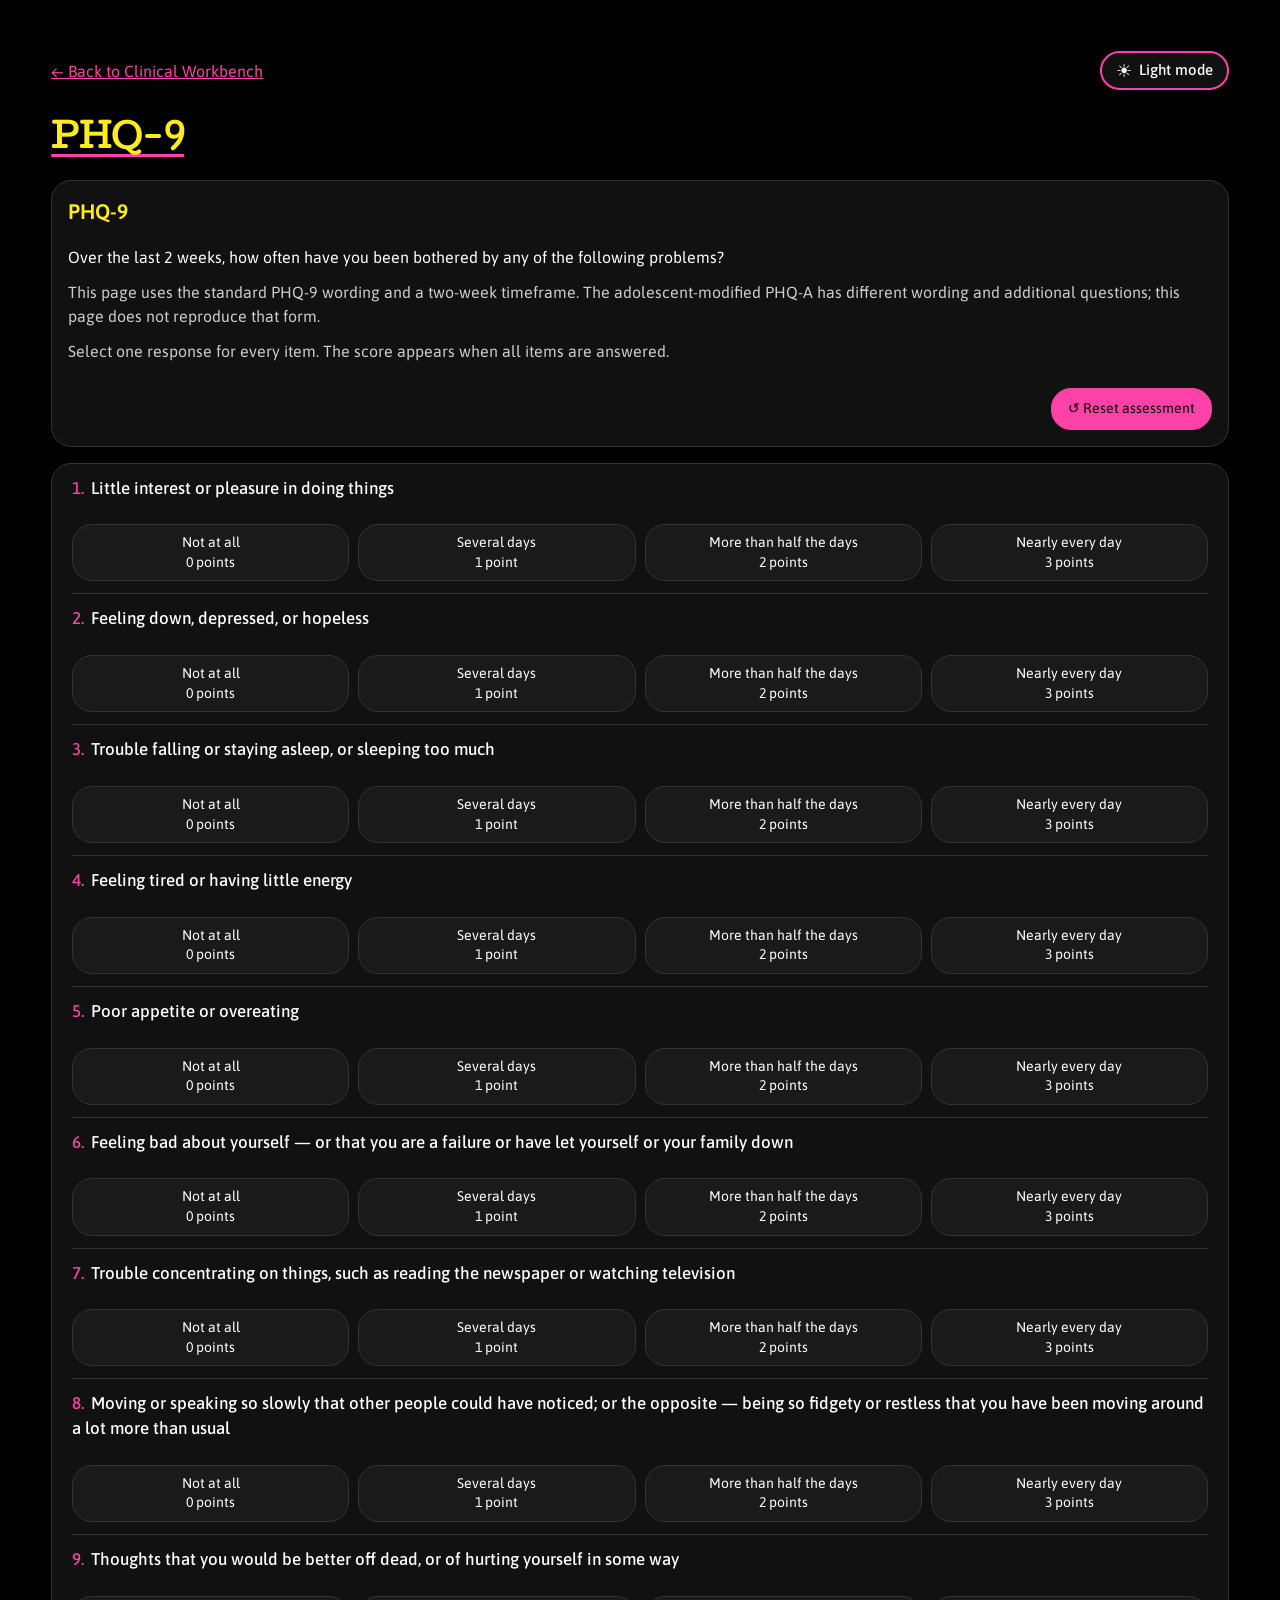
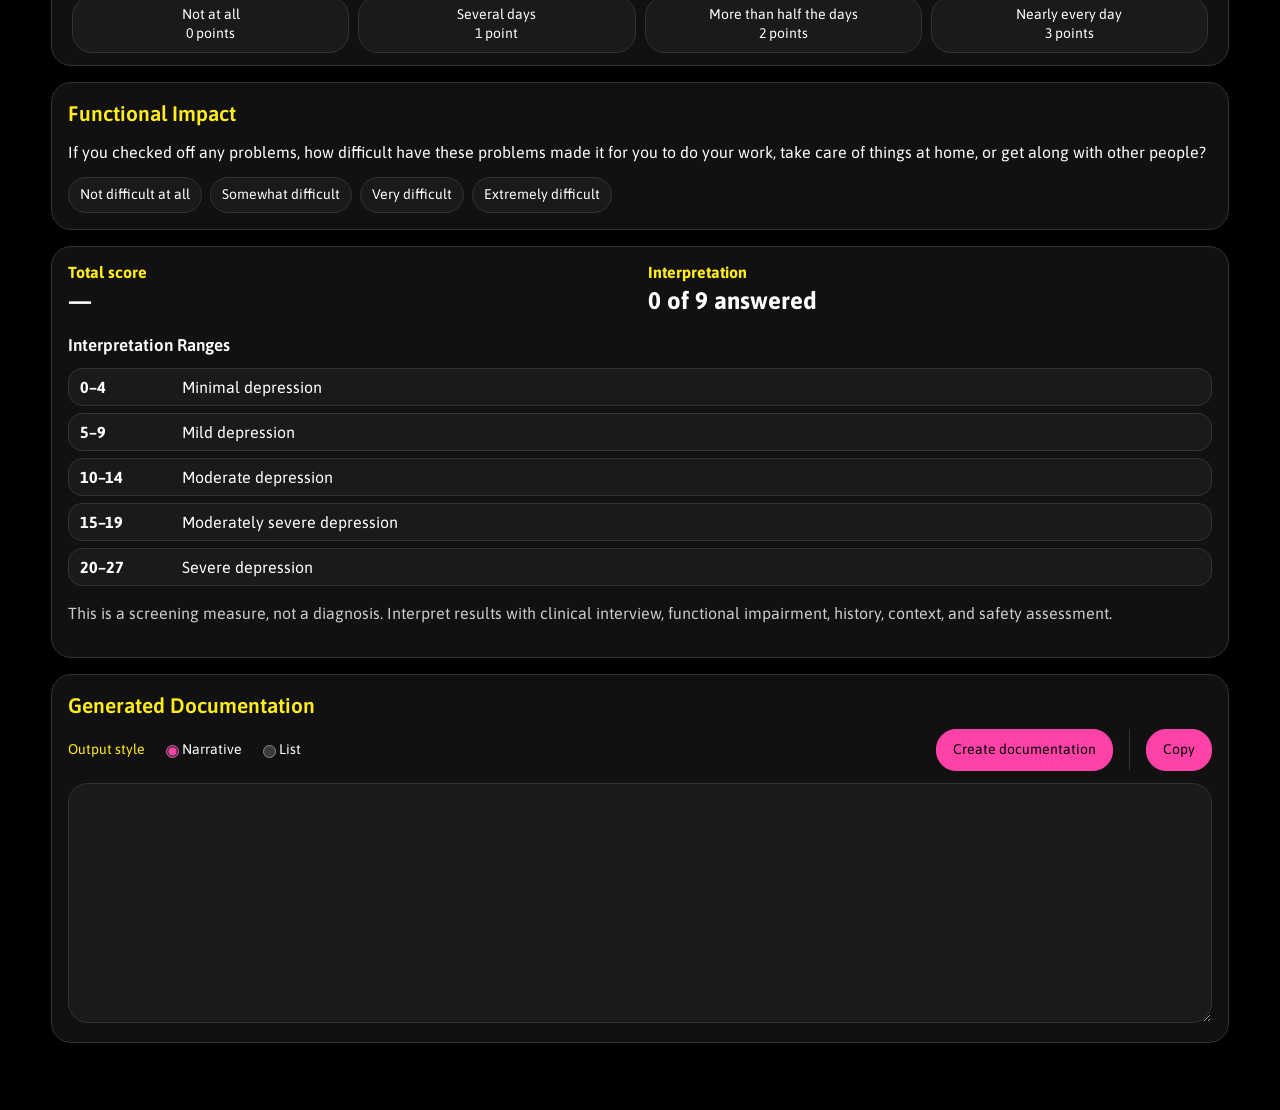
<file: screening.html>
<!doctype html>
<!--
  screening.html: PHQ-9 and GAD-7: the URL measure parameter chooses the questions and score ranges.
  Shared: workbench-shared.css (design), workbench-theme.js (theme).
  Appearance: screening.css.
  Shared assessment actions: workbench-ui.js (except the home page).
  Behavior (loaded at the bottom): screening.js, embed-resize.js.
  id attributes connect controls to JavaScript; class attributes connect them to CSS.
-->
<html lang="en">
  <head>
    <meta charset="UTF-8" />
    <meta name="viewport" content="width=device-width, initial-scale=1.0" />
    <title>Screening Measures | Clinical Workbench</title>
    <link rel="preconnect" href="https://fonts.googleapis.com" />
    <link rel="preconnect" href="https://fonts.gstatic.com" crossorigin />
    <link
      href="https://fonts.googleapis.com/css2?family=Asap:wght@400;500;600;700&family=Cutive&display=swap"
      rel="stylesheet"
    />
    <!-- Page layout first; the shared design system owns common styling. -->
    <link rel="stylesheet" href="screening.css?v=20261003-review6" />
    <link rel="stylesheet" href="workbench-shared.css?v=20261003-review6" />
    <script src="workbench-theme.js?v=20261003-audit4"></script>
  </head>
  <body data-clearable-answers class="spacious-tool">
    <main class="page-shell">
      <a class="back-link" href="index.html">← Back to Clinical Workbench</a>
      <h1 id="page-title">PHQ-9</h1>

      <section class="card intro-card">
        <h2 id="measure-title">PHQ-9</h2>
        <p id="measure-instructions"></p>
        <p id="age-guidance" class="helper-text"></p>
        <p class="helper-text">
          Select one response for every item. The score appears when all items are answered.
        </p>
        <div class="button-row">
          <button data-reset-assessment="true" type="button" id="reset-button">
            <span class="reset-icon" aria-hidden="true">↺</span> Reset assessment
          </button>
        </div>
      </section>

      <!-- JavaScript inserts the selected measure’s question controls into this empty container. -->
      <div id="questions"></div>

      <section class="card impact-card">
        <h2>Functional Impact</h2>
        <p id="impact-prompt"></p>
        <div id="impact-options" class="segmented-options"></div>
      </section>

      <!-- Results display: JavaScript updates scores and interpretation after answers change. -->
      <section class="card results-card">
        <div class="results-summary">
          <div>
            <span class="small-label">Total score</span>
            <div id="score-display" class="score-display">—</div>
          </div>
          <div>
            <span class="small-label">Interpretation</span>
            <div id="severity-display" class="severity-display">Awaiting responses</div>
          </div>
        </div>

        <div id="safety-alert" class="safety-alert" hidden>
          <strong>PHQ-9 item 9 was endorsed.</strong>
          <span
            >This requires direct suicide-risk assessment; the screening score alone does not
            determine acute risk.</span
          >
          <a href="quick-risk.html" target="_blank" rel="noopener">Open Quick Risk Assessment →</a>
        </div>

        <h3>Interpretation Ranges</h3>
        <div id="interpretation-table" class="interpretation-table"></div>

        <p class="screening-note">
          This is a screening measure, not a diagnosis. Interpret results with clinical interview,
          functional impairment, history, context, and safety assessment.
        </p>
      </section>

      <!-- Generated note and output controls. JavaScript writes the result into the output field. -->
      <section class="card output-card">
        <h2>Generated Documentation</h2>
        <div class="output-style-row">
          <span class="small-label">Output style</span>
          <label class="inline-option"
            ><input type="radio" name="outputStyle" value="summary" checked /> Narrative</label
          >
          <label class="inline-option"
            ><input type="radio" name="outputStyle" value="detailed" /> List</label
          >
          <div class="output-copy-actions">
            <button data-copy-output type="button" id="copy-button">Copy</button>

            <span id="copy-status" aria-live="polite" data-copy-status></span>
          </div>
        </div>
        <textarea
          id="output"
          data-note-output
          aria-label="Generated documentation"
          readonly
        ></textarea>
      </section>
    </main>

    <!-- Scripts run after the markup exists. Keep the page script before the shared embedding helper. -->
    <script src="workbench-ui.js?v=20261003-clearable2"></script>
    <script src="screening.js?v=20261003-clearable"></script>
    <script src="embed-resize.js?v=20261003-audit4"></script>
  </body>
</html>
</file>
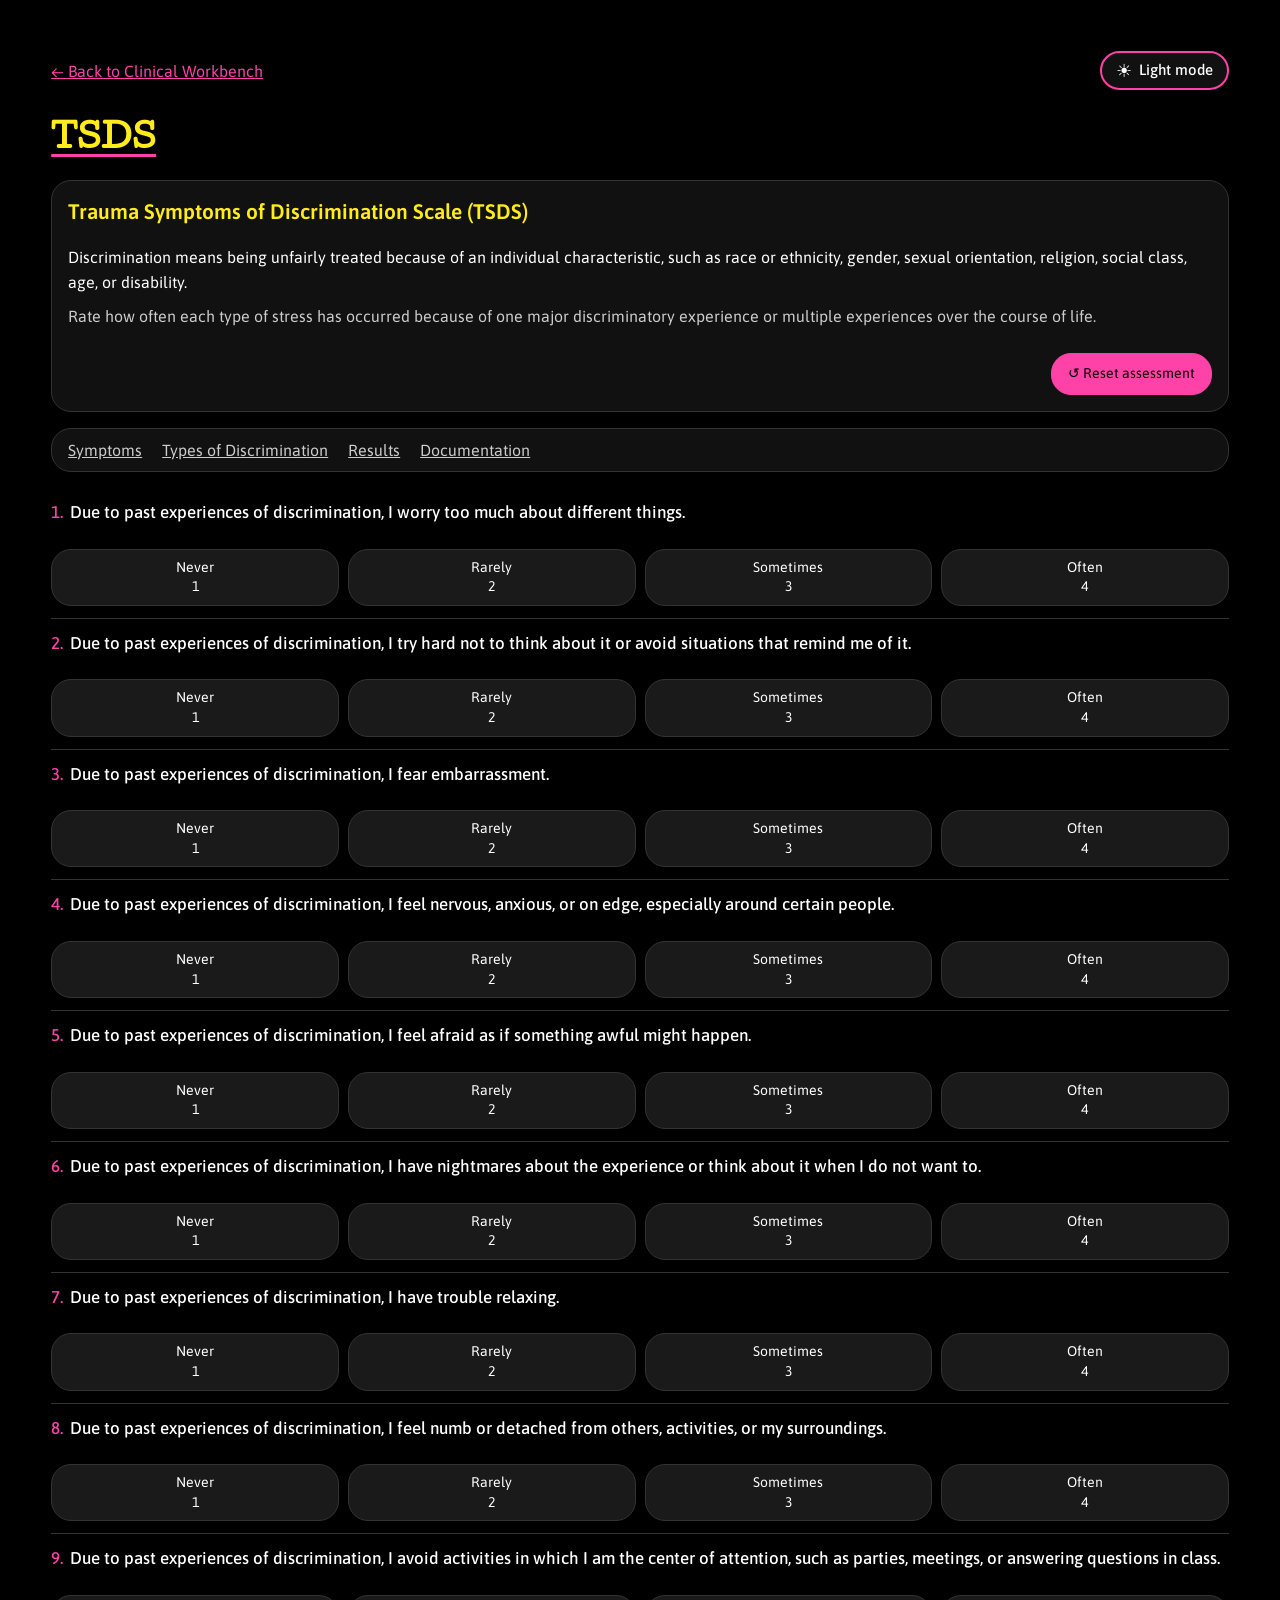
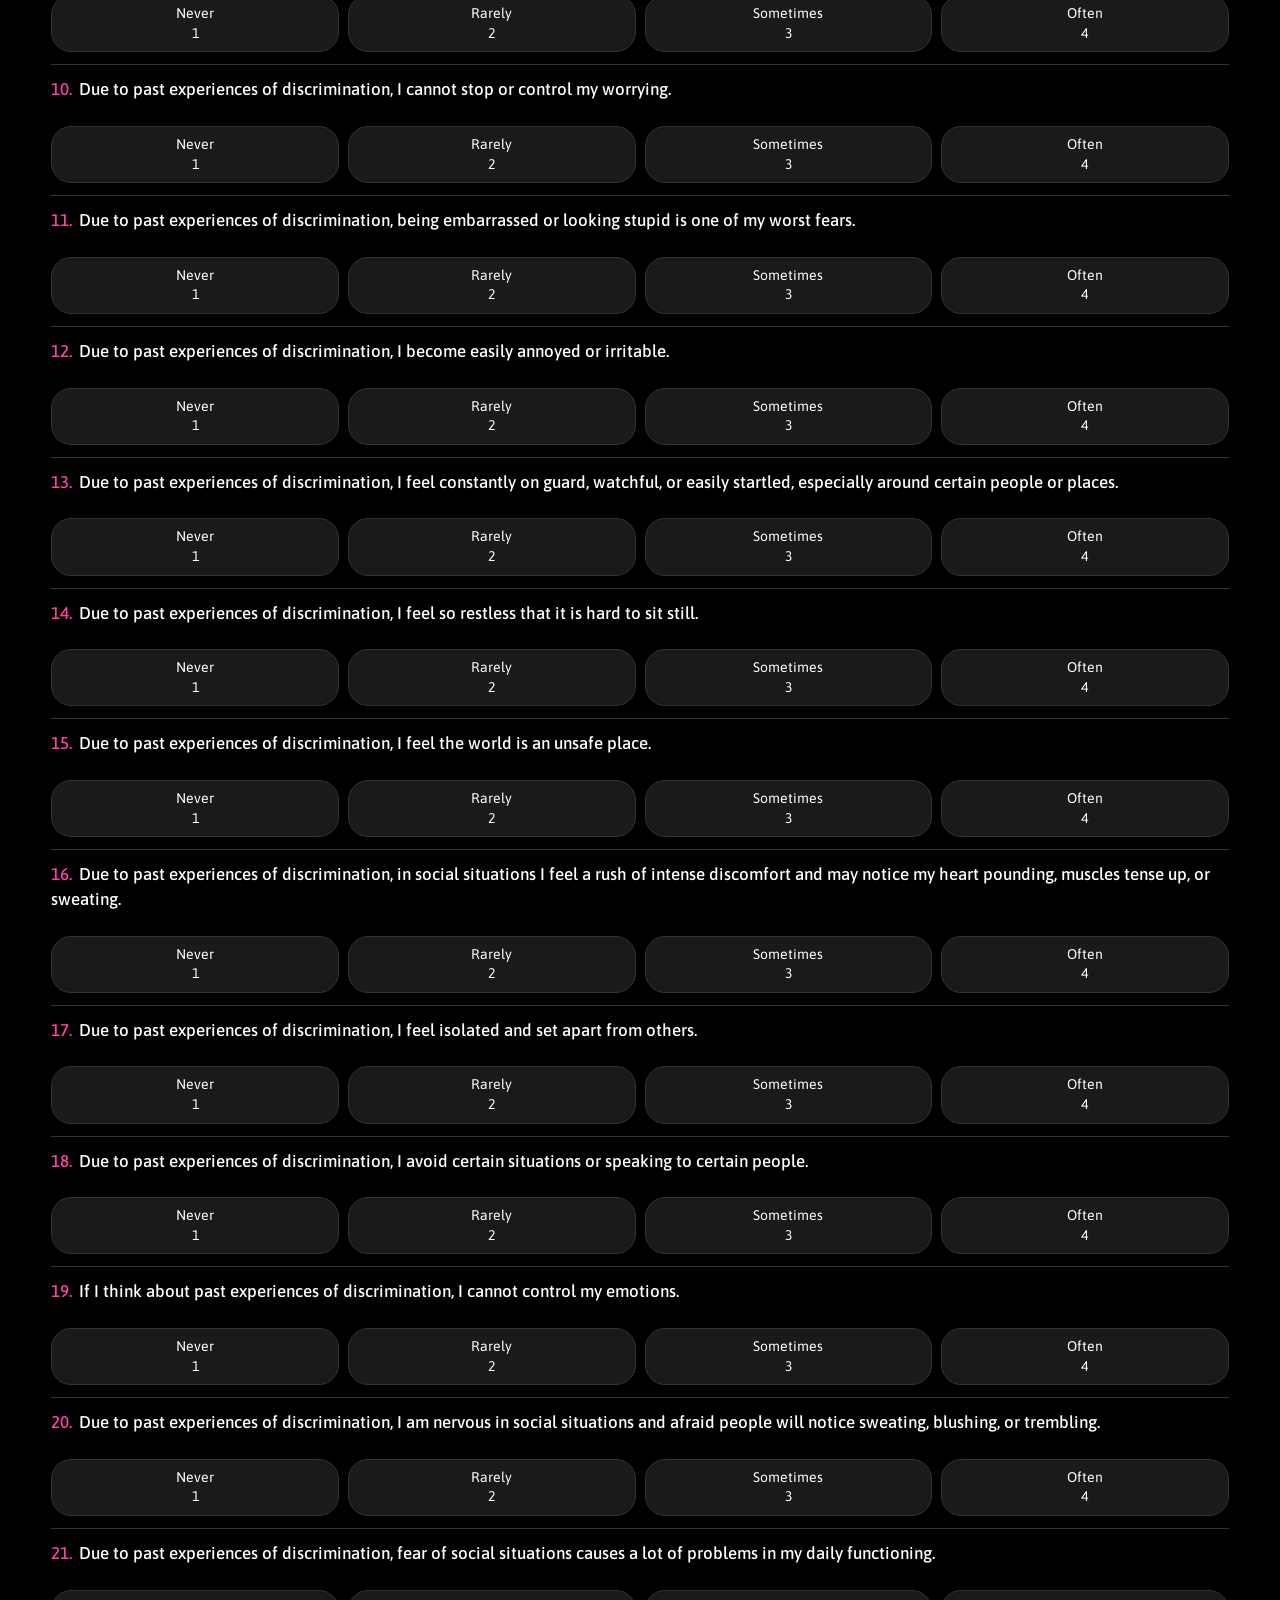
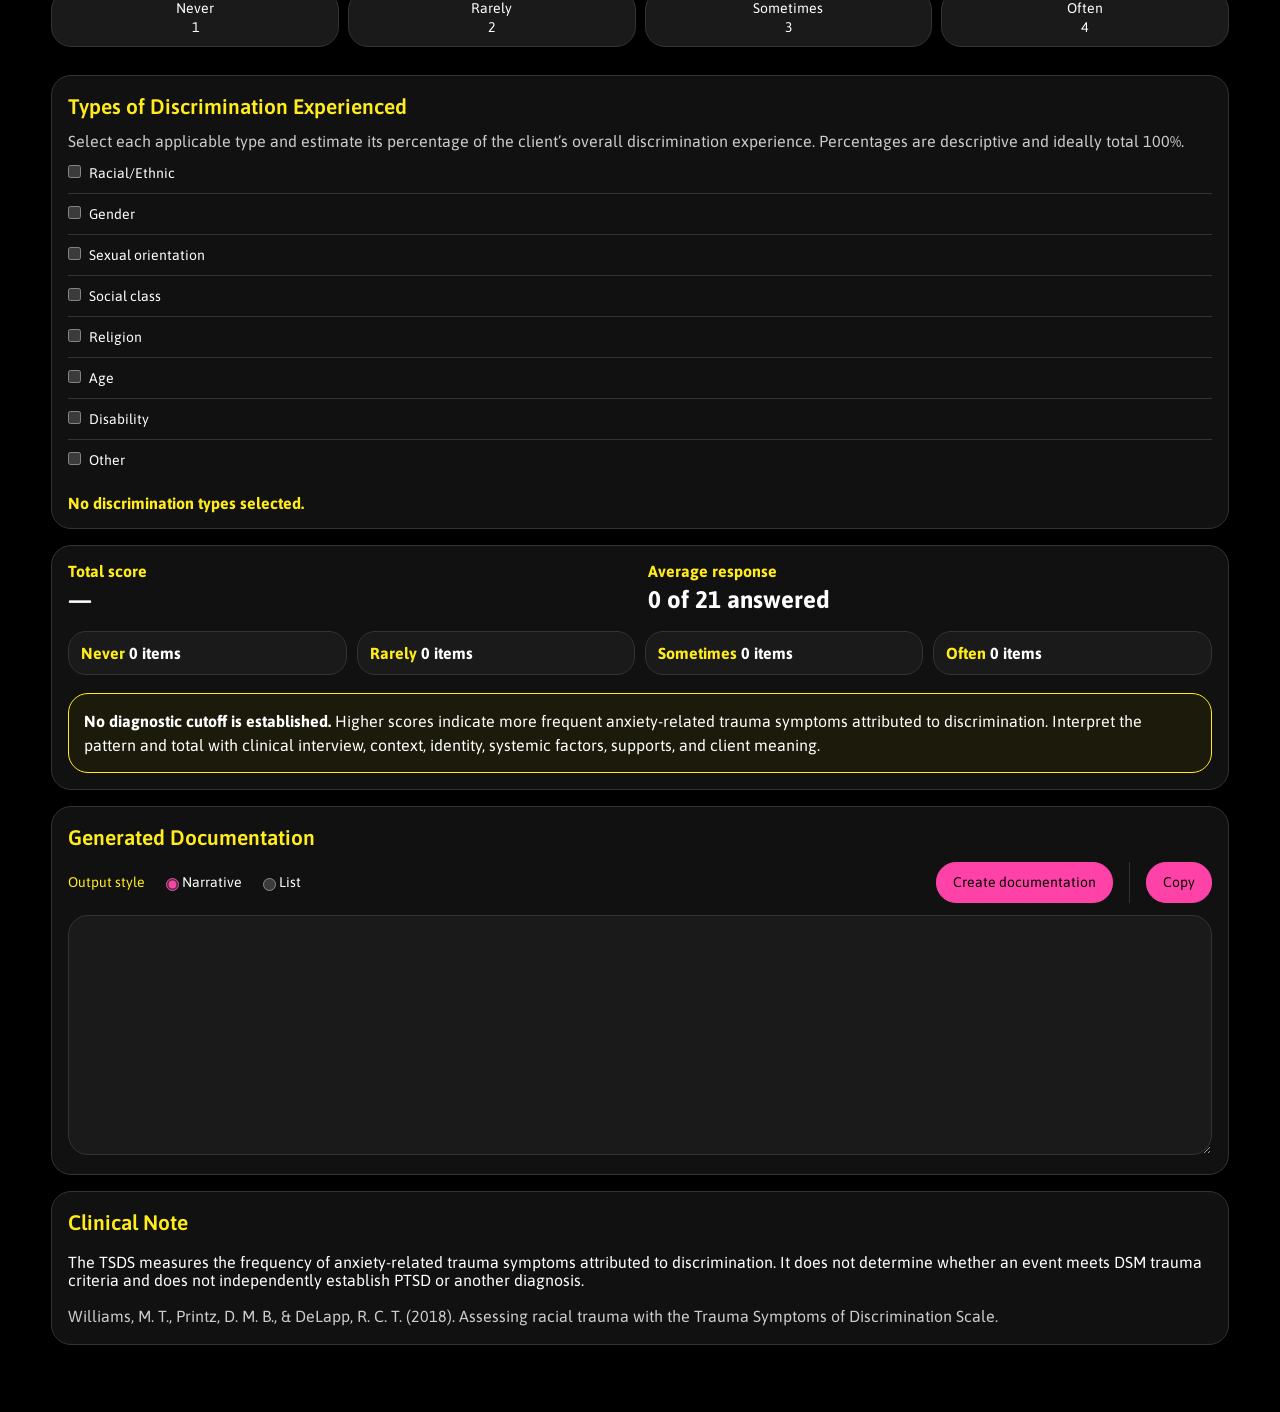
<file: tsds.html>
<!doctype html>
<!--
  tsds.html: TSDS: totals 21 responses and separately records discrimination types and percentages.
  Shared: workbench-shared.css (design), workbench-theme.js (theme).
  Appearance: screening.css, tsds.css.
  Shared assessment actions: workbench-ui.js (except the home page).
  Behavior (loaded at the bottom): tsds.js, embed-resize.js.
  id attributes connect controls to JavaScript; class attributes connect them to CSS.
-->
<html lang="en">
  <head>
    <meta charset="UTF-8" />
    <meta name="viewport" content="width=device-width,initial-scale=1.0" />
    <title>TSDS | Clinical Workbench</title>
    <link rel="preconnect" href="https://fonts.googleapis.com" />
    <link rel="preconnect" href="https://fonts.gstatic.com" crossorigin />
    <link
      href="https://fonts.googleapis.com/css2?family=Asap:wght@400;500;600;700&family=Cutive&display=swap"
      rel="stylesheet"
    />
    <!-- Page layout first; the shared design system owns common styling. -->
    <link rel="stylesheet" href="screening.css?v=20261003-review6" />
    <link rel="stylesheet" href="tsds.css?v=20261003-review6" />
    <link rel="stylesheet" href="workbench-shared.css?v=20261003-review6" />
    <script src="workbench-theme.js?v=20261003-audit4"></script>
  </head>
  <body data-clearable-answers class="spacious-tool">
    <main class="page-shell">
      <a class="back-link" href="index.html">← Back to Clinical Workbench</a>
      <h1>TSDS</h1>
      <section class="card intro-card">
        <h2>Trauma Symptoms of Discrimination Scale (TSDS)</h2>
        <p>
          Discrimination means being unfairly treated because of an individual characteristic, such
          as race or ethnicity, gender, sexual orientation, religion, social class, age, or
          disability.
        </p>
        <p class="helper-text">
          Rate how often each type of stress has occurred because of one major discriminatory
          experience or multiple experiences over the course of life.
        </p>
        <div class="button-row">
          <button data-reset-assessment="true" type="button" id="reset-button">
            <span class="reset-icon" aria-hidden="true">↺</span> Reset assessment
          </button>
        </div>
      </section>
      <nav class="section-nav card">
        <a href="#symptoms">Symptoms</a><a href="#types">Types of Discrimination</a
        ><a href="#results">Results</a><a href="#documentation">Documentation</a>
      </nav>
      <!-- Page section: symptoms. The id also provides a destination for section links. -->
      <section id="symptoms">
        <!-- JavaScript inserts the selected measure’s question controls into this empty container. -->
        <div id="questions"></div>
      </section>
      <!-- Page section: types. The id also provides a destination for section links. -->
      <section id="types" class="card">
        <h2>Types of Discrimination Experienced</h2>
        <p class="helper-text">
          Select each applicable type and estimate its percentage of the client’s overall
          discrimination experience. Percentages are descriptive and ideally total 100%.
        </p>
        <div id="type-grid" class="type-grid"></div>
        <div id="percentage-status" class="percentage-status"></div>
      </section>
      <!-- Results display: JavaScript updates scores and interpretation after answers change. -->
      <section id="results" class="card results-card">
        <div class="results-summary">
          <div>
            <span class="small-label">Total score</span>
            <div id="score-display" class="score-display">—</div>
          </div>
          <div>
            <span class="small-label">Average response</span>
            <div id="average-display" class="severity-display">0 of 21 answered</div>
          </div>
        </div>
        <div id="distribution" class="distribution"></div>
        <div class="information-alert">
          <strong>No diagnostic cutoff is established.</strong> Higher scores indicate more frequent
          anxiety-related trauma symptoms attributed to discrimination. Interpret the pattern and
          total with clinical interview, context, identity, systemic factors, supports, and client
          meaning.
        </div>
      </section>
      <!-- Generated note and output controls. JavaScript writes the result into the output field. -->
      <section id="documentation" class="card output-card">
        <h2>Generated Documentation</h2>
        <div class="output-style-row">
          <span class="small-label">Output style</span
          ><label class="inline-option"
            ><input type="radio" name="outputStyle" value="summary" checked /> Narrative</label
          ><label class="inline-option"
            ><input type="radio" name="outputStyle" value="detailed" /> List</label
          >
          <div class="output-copy-actions">
            <button data-copy-output type="button" id="copy-button">Copy</button
            ><span id="copy-status" aria-live="polite" data-copy-status></span>
          </div>
        </div>
        <textarea
          id="output"
          data-note-output
          aria-label="Generated documentation"
          readonly
        ></textarea>
      </section>
      <section class="card">
        <h2>Clinical Note</h2>
        <p>
          The TSDS measures the frequency of anxiety-related trauma symptoms attributed to
          discrimination. It does not determine whether an event meets DSM trauma criteria and does
          not independently establish PTSD or another diagnosis.
        </p>
        <p class="helper-text">
          Williams, M. T., Printz, D. M. B., &amp; DeLapp, R. C. T. (2018). Assessing racial trauma
          with the Trauma Symptoms of Discrimination Scale.
        </p>
      </section>
    </main>
    <!-- Scripts run after the markup exists. Keep the page script before the shared embedding helper. -->
    <script src="workbench-ui.js?v=20261003-clearable2"></script>
    <script src="tsds.js?v=20261003-clearable"></script>
    <script src="embed-resize.js?v=20261003-audit4"></script>
  </body>
</html>
</file>
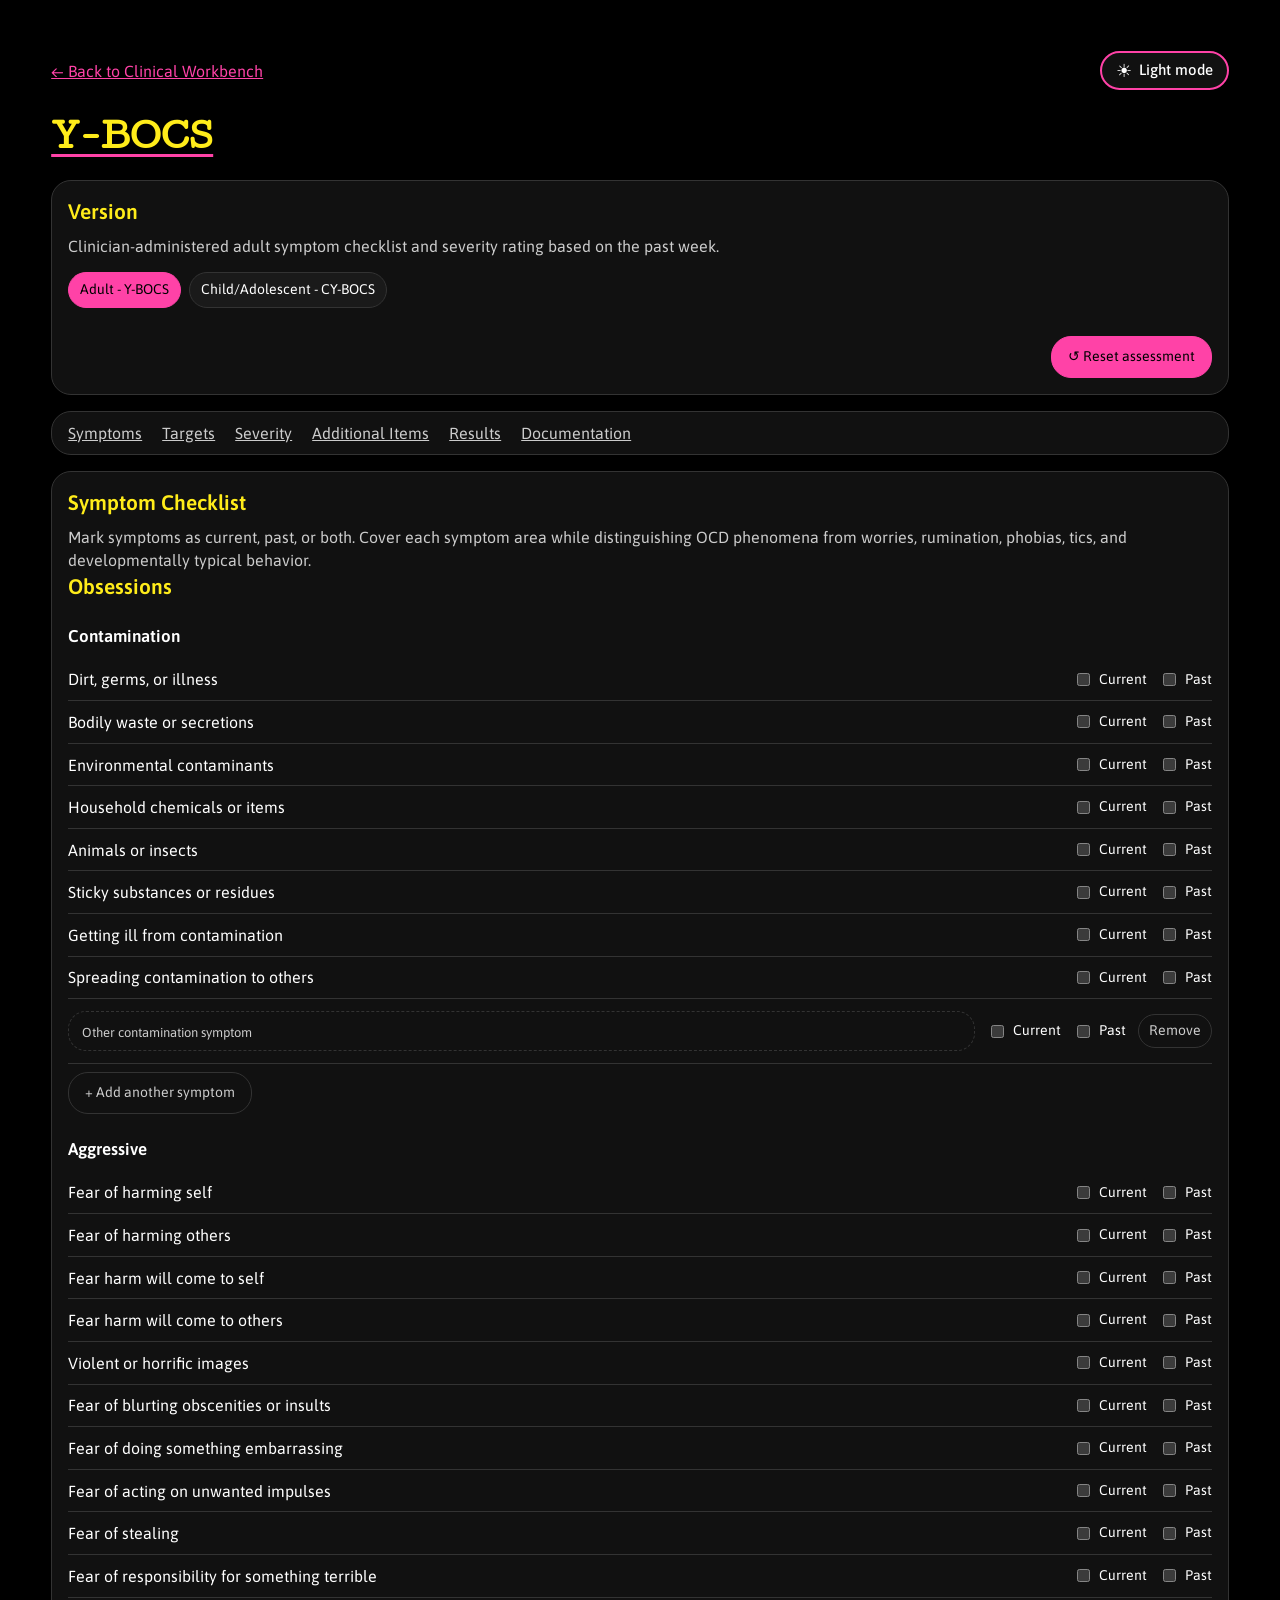
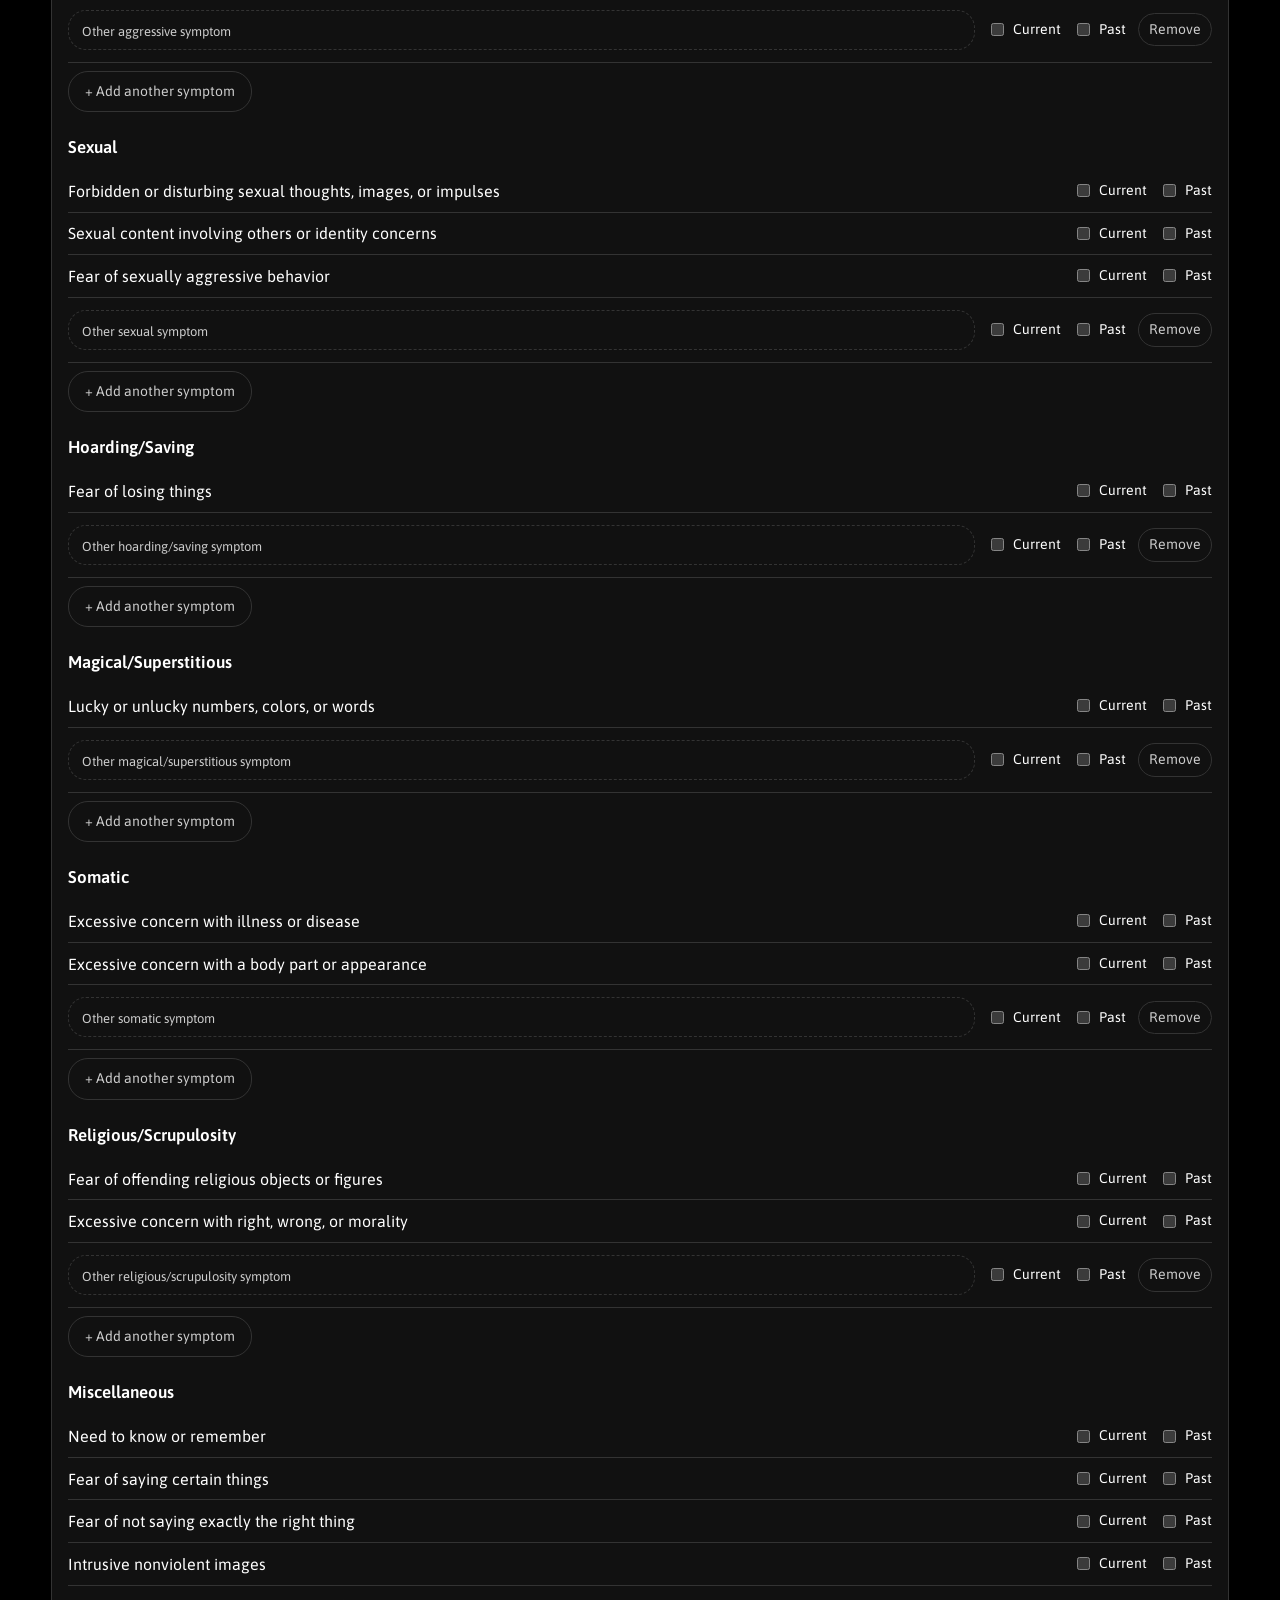
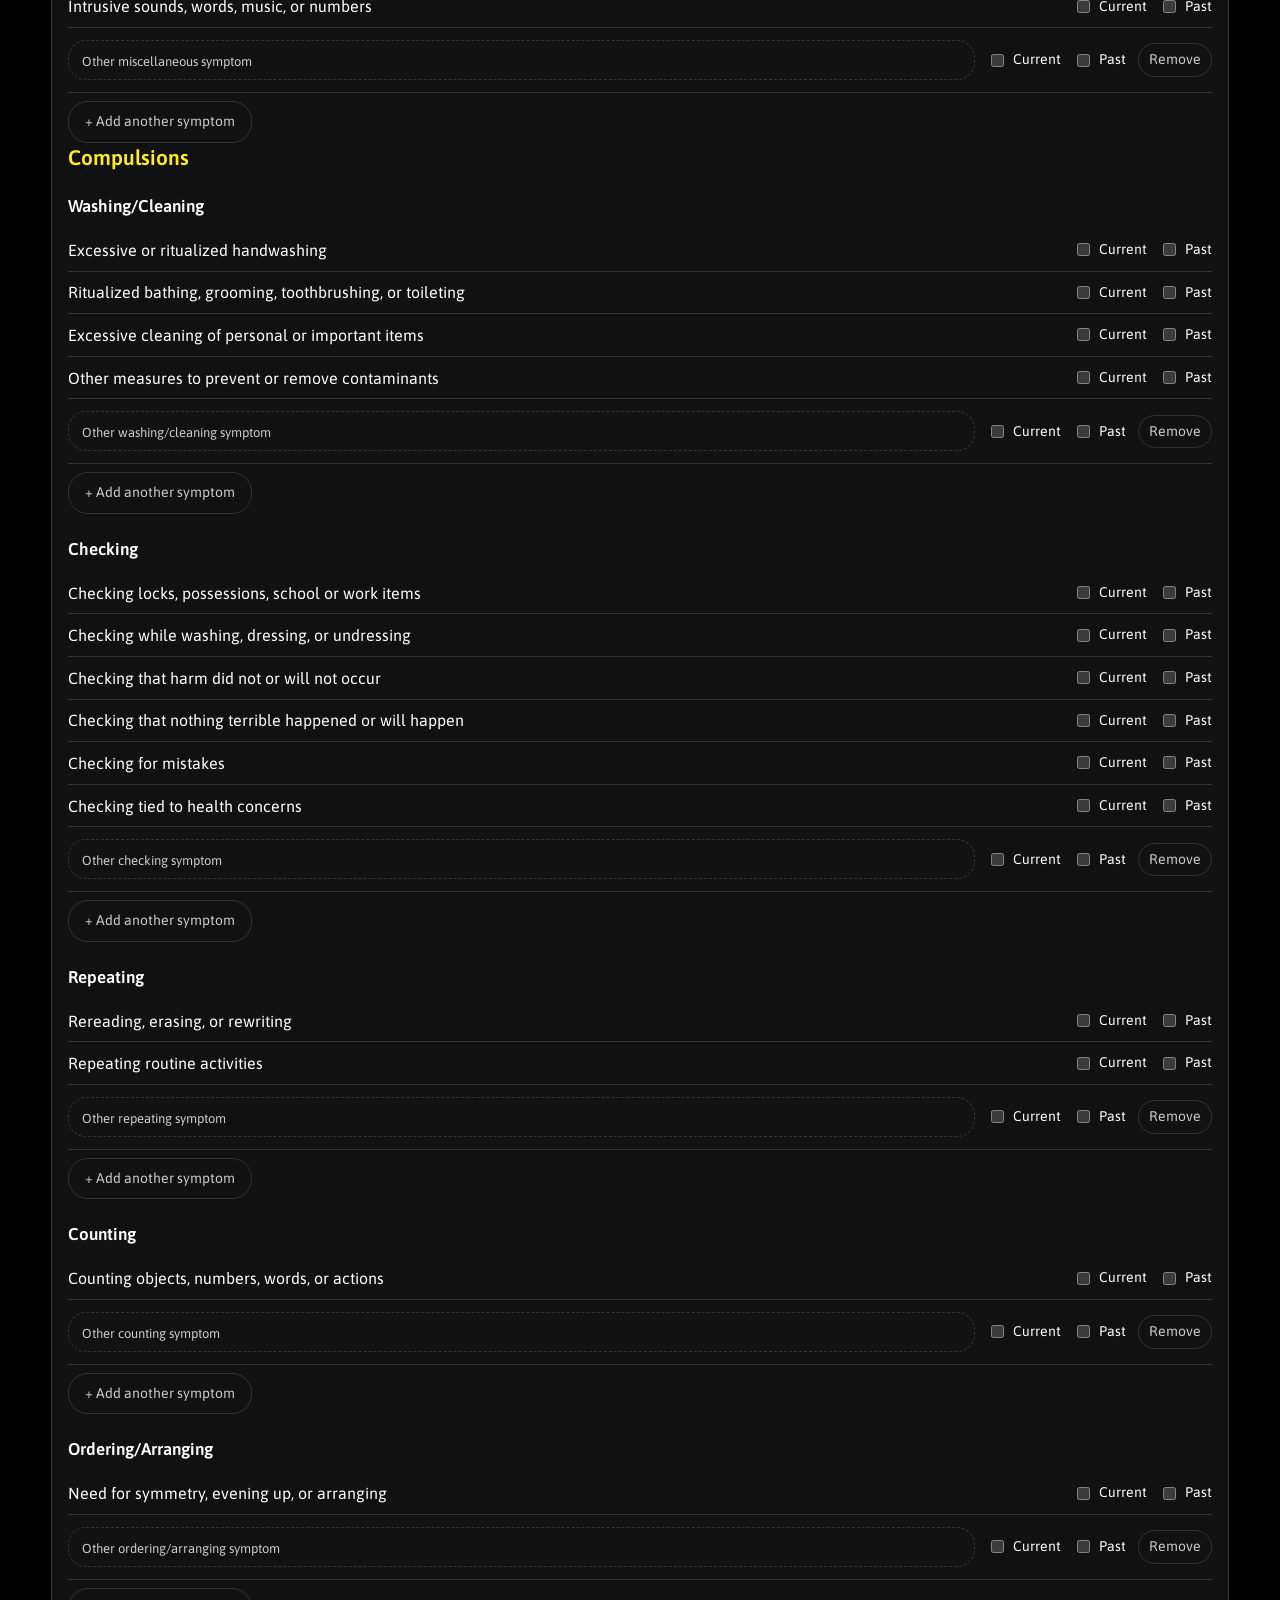
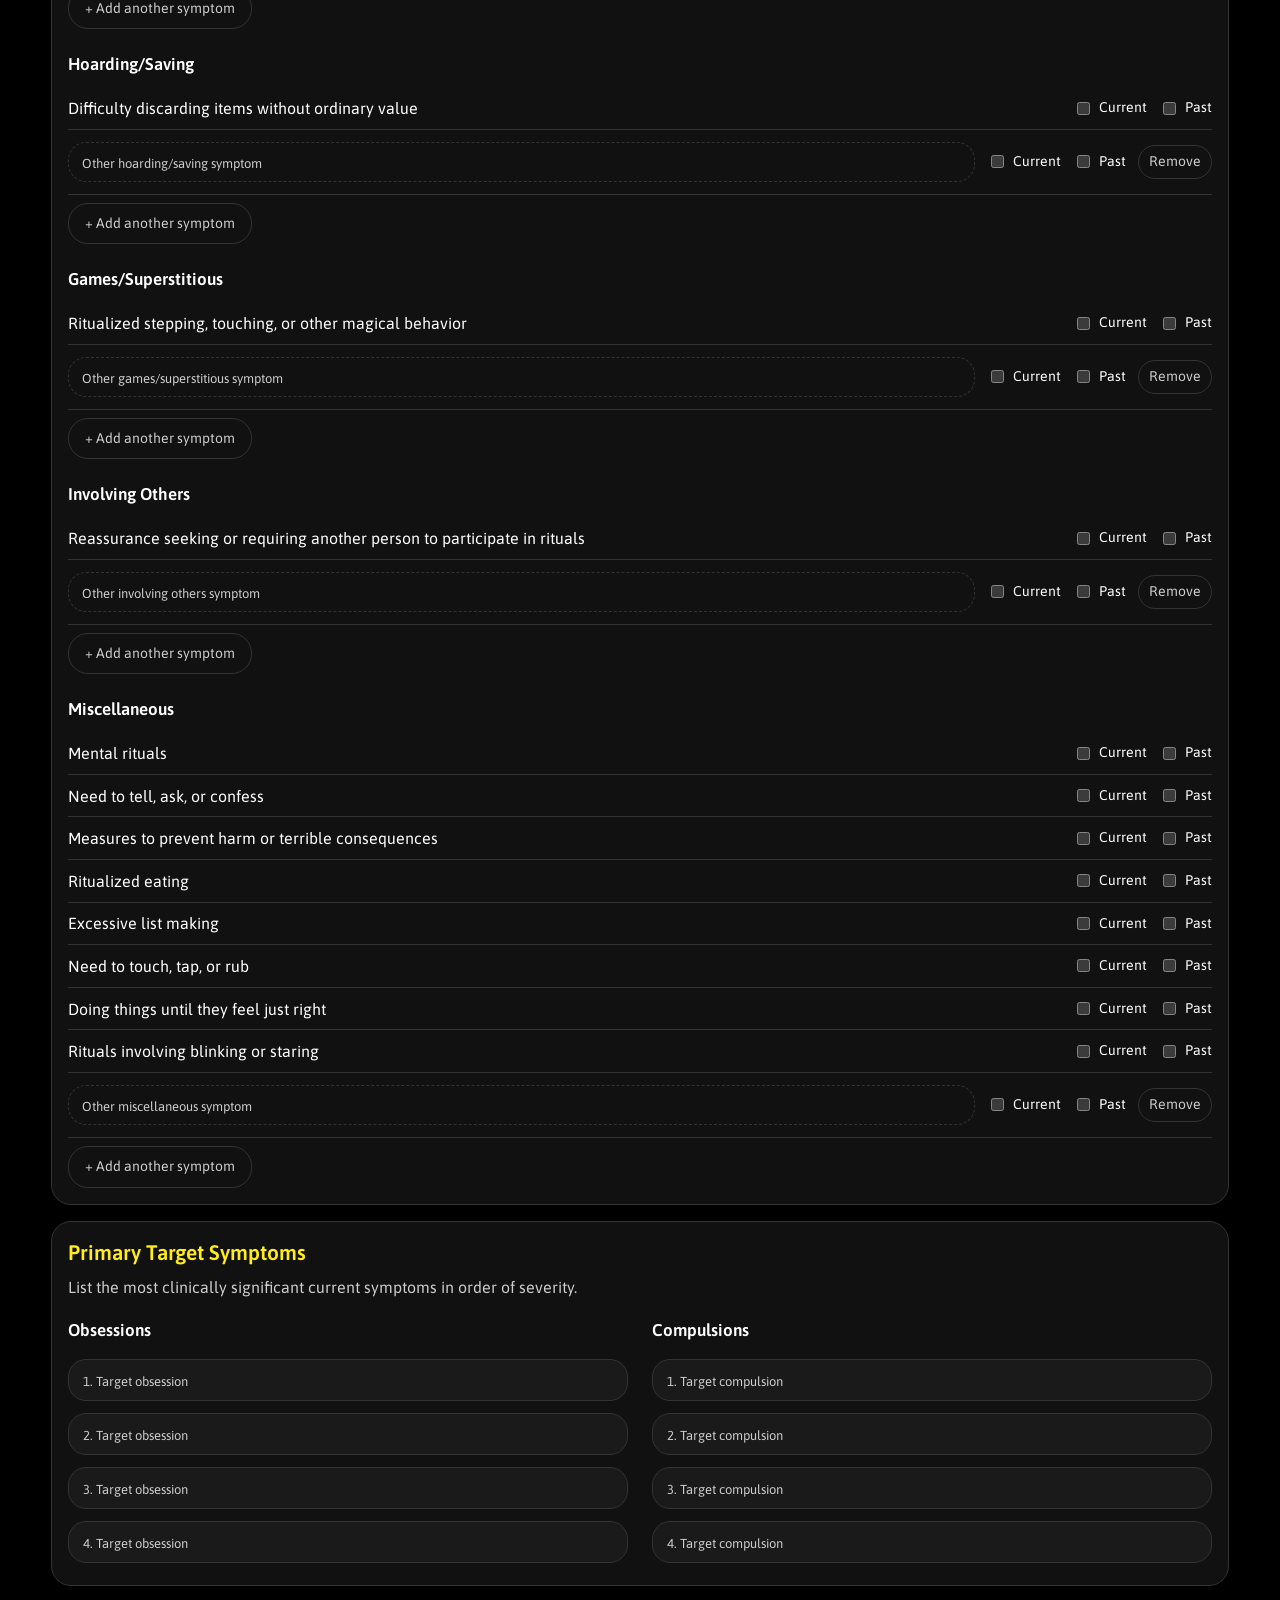
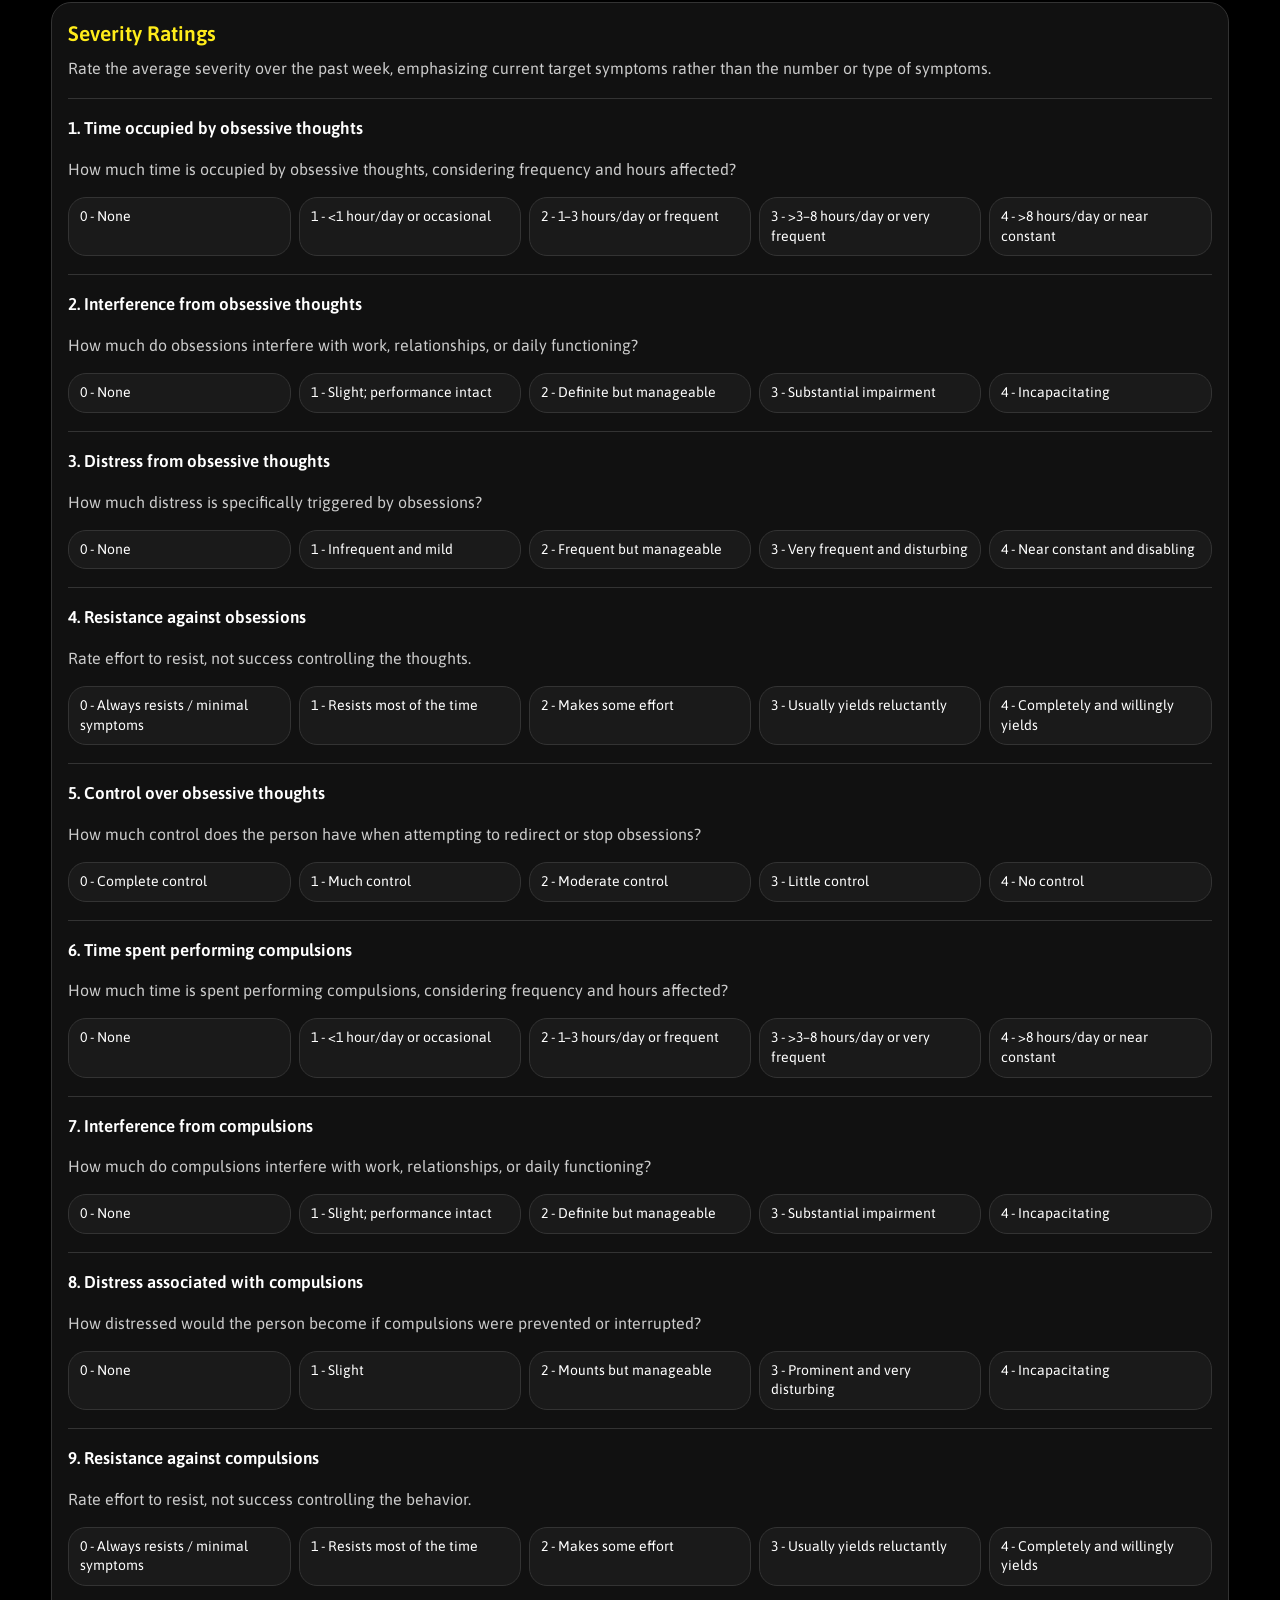
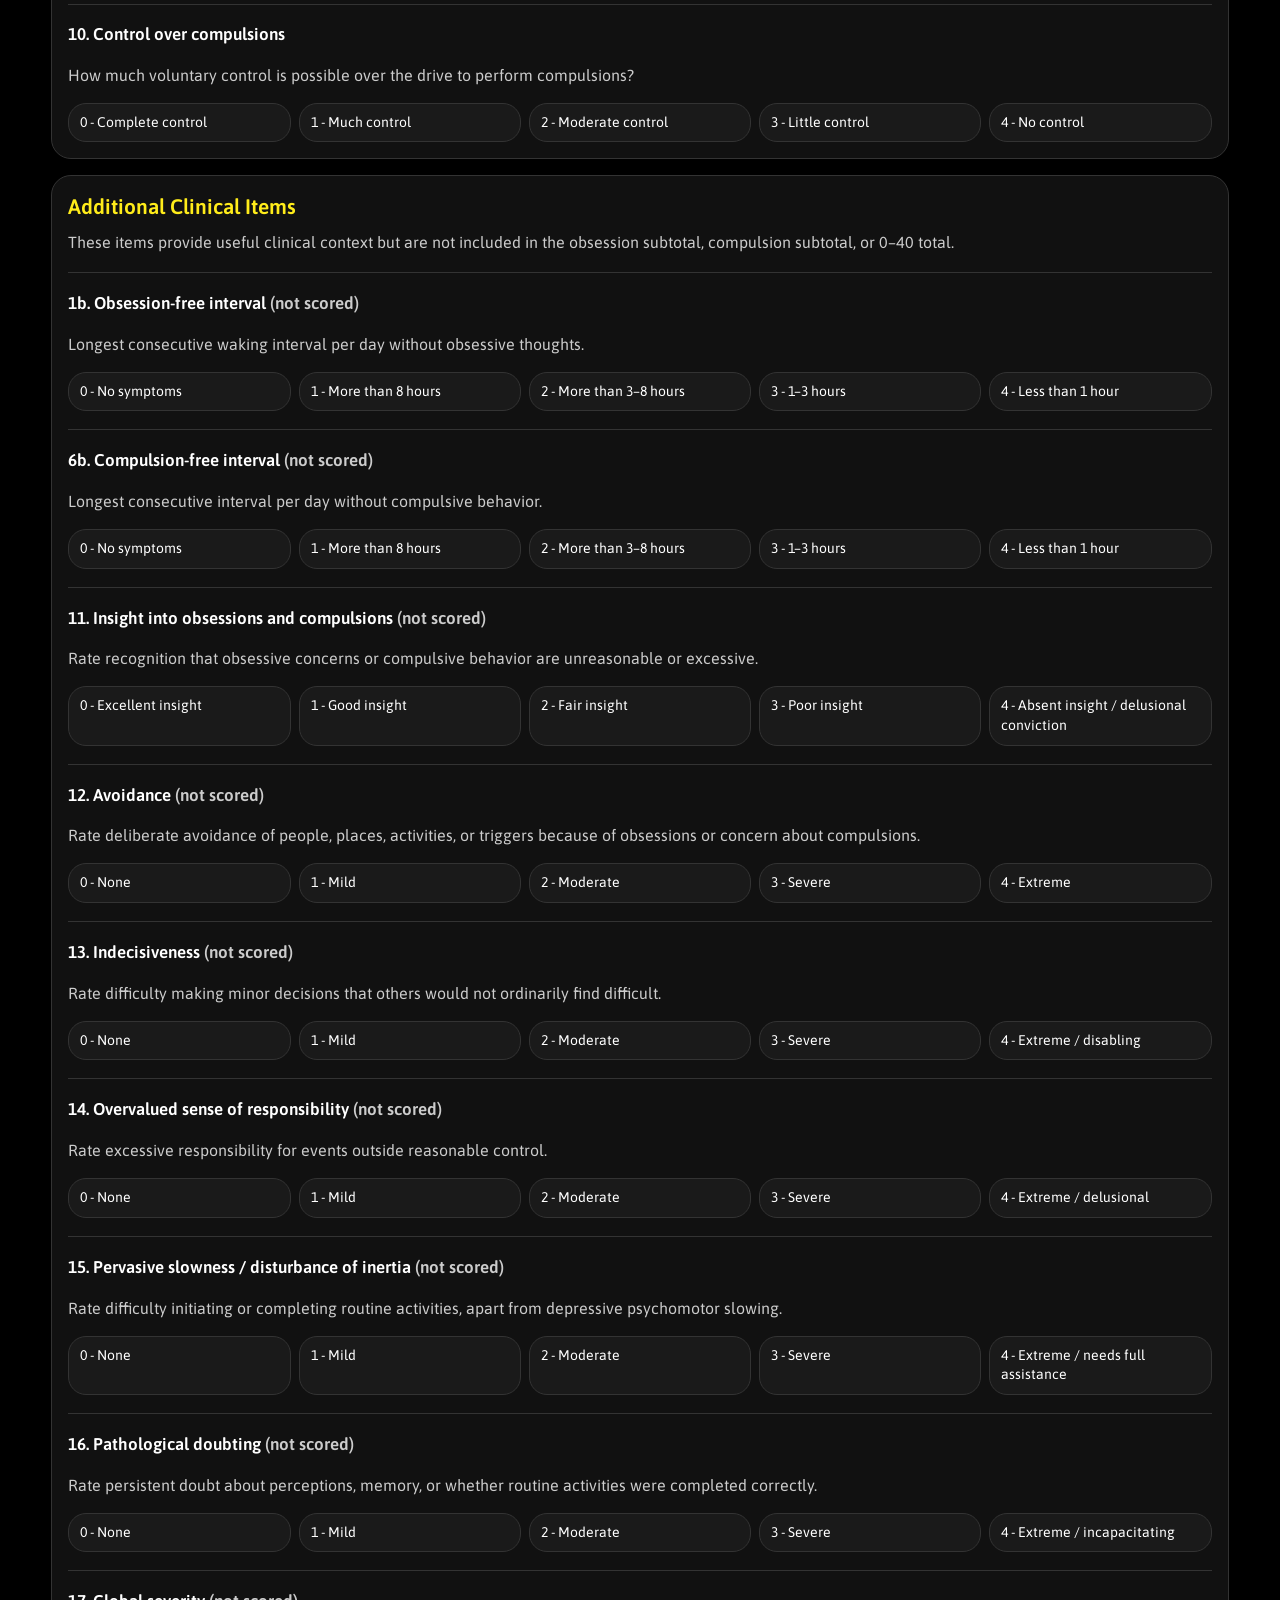
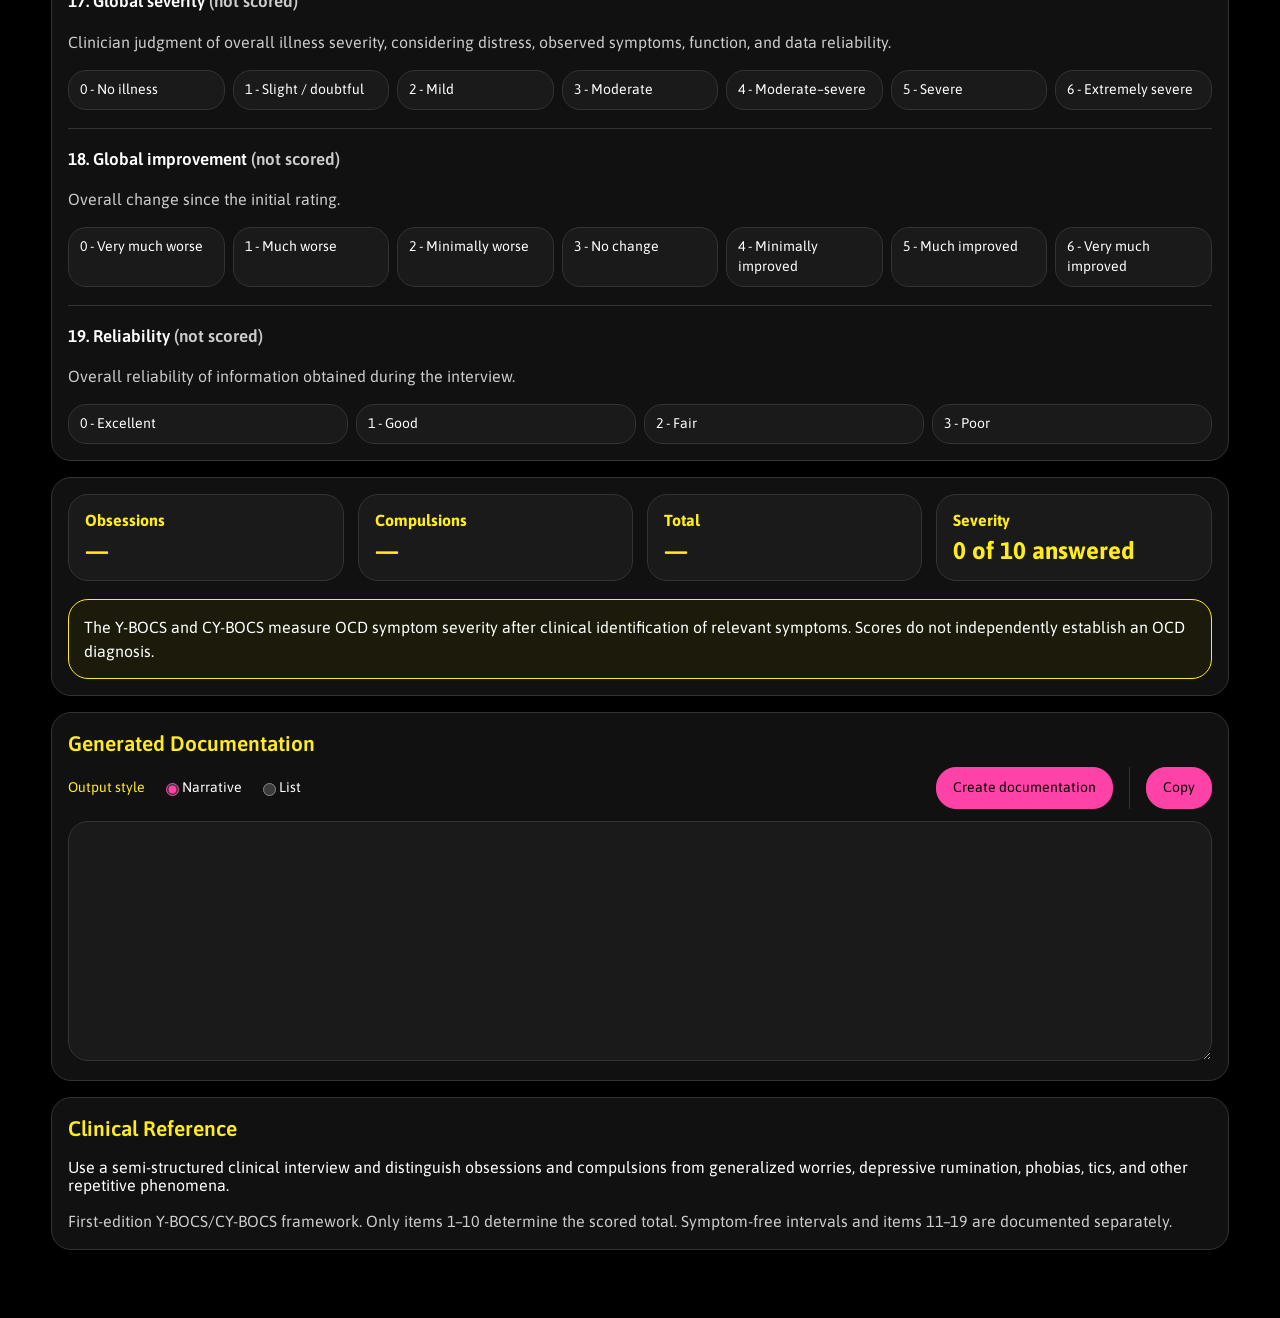
<file: ybocs.html>
<!doctype html>
<!--
  ybocs.html: Y-BOCS / CY-BOCS: keeps separate adult and child answers, symptom checklists, and severity ratings.
  Shared: workbench-shared.css (design), workbench-theme.js (theme).
  Appearance: screening.css, ybocs.css.
  Shared assessment actions: workbench-ui.js (except the home page).
  Behavior (loaded at the bottom): ybocs.js, embed-resize.js.
  id attributes connect controls to JavaScript; class attributes connect them to CSS.
-->
<html lang="en">
  <head>
    <meta charset="UTF-8" />
    <meta name="viewport" content="width=device-width, initial-scale=1.0" />
    <title>Y-BOCS/CY-BOCS | Clinical Workbench</title>
    <link rel="preconnect" href="https://fonts.googleapis.com" />
    <link rel="preconnect" href="https://fonts.gstatic.com" crossorigin />
    <link
      href="https://fonts.googleapis.com/css2?family=Asap:wght@400;500;600;700&family=Cutive&display=swap"
      rel="stylesheet"
    />
    <!-- Page layout first; the shared design system owns common styling. -->
    <link rel="stylesheet" href="screening.css?v=20261003-review6" />
    <link rel="stylesheet" href="ybocs.css?v=20261003-multiple-other" />
    <link rel="stylesheet" href="workbench-shared.css?v=20261003-review6" />
    <script src="workbench-theme.js?v=20261003-audit4"></script>
  </head>
  <body data-clearable-answers class="spacious-tool">
    <main class="page-shell">
      <a class="back-link" href="index.html">← Back to Clinical Workbench</a>
      <h1 id="page-title">Y-BOCS</h1>
      <section class="card version-card">
        <div>
          <h2>Version</h2>
          <p id="version-note" class="helper-text"></p>
        </div>
        <div class="segmented-options" role="group" aria-label="Choose age version">
          <button type="button" class="segment-button selected" data-version="adult">
            Adult - Y-BOCS
          </button>
          <button type="button" class="segment-button" data-version="child">
            Child/Adolescent - CY-BOCS
          </button>
        </div>
        <div class="button-row">
          <button data-reset-assessment="true" type="button" id="reset-button">
            <span class="reset-icon" aria-hidden="true">↺</span> Reset assessment
          </button>
        </div>
      </section>
      <nav class="section-nav card">
        <a href="#checklist">Symptoms</a><a href="#targets">Targets</a
        ><a href="#severity">Severity</a><a href="#additional">Additional Items</a
        ><a href="#results">Results</a><a href="#documentation">Documentation</a>
      </nav>
      <!-- Page section: checklist. The id also provides a destination for section links. -->
      <section id="checklist" class="card">
        <h2>Symptom Checklist</h2>
        <p class="helper-text">
          Mark symptoms as current, past, or both. Cover each symptom area while distinguishing OCD
          phenomena from worries, rumination, phobias, tics, and developmentally typical behavior.
        </p>
        <div id="symptom-checklist"></div>
      </section>
      <!-- Page section: targets. The id also provides a destination for section links. -->
      <section id="targets" class="card">
        <h2>Primary Target Symptoms</h2>
        <p class="helper-text">
          List the most clinically significant current symptoms in order of severity.
        </p>
        <div class="target-grid">
          <div>
            <h3>Obsessions</h3>
            <div id="obsession-targets"></div>
          </div>
          <div>
            <h3>Compulsions</h3>
            <div id="compulsion-targets"></div>
          </div>
        </div>
      </section>
      <!-- Page section: severity. The id also provides a destination for section links. -->
      <section id="severity" class="card">
        <h2>Severity Ratings</h2>
        <p id="severity-guidance" class="helper-text"></p>
        <div id="severity-items"></div>
      </section>
      <!-- Page section: additional. The id also provides a destination for section links. -->
      <section id="additional" class="card">
        <h2>Additional Clinical Items</h2>
        <p class="helper-text">
          These items provide useful clinical context but are not included in the obsession
          subtotal, compulsion subtotal, or 0–40 total.
        </p>
        <div id="additional-items"></div>
      </section>
      <!-- Results display: JavaScript updates scores and interpretation after answers change. -->
      <section id="results" class="card results-card">
        <div class="score-grid">
          <div>
            <span class="small-label">Obsessions</span><strong id="obsession-score">—</strong>
          </div>
          <div>
            <span class="small-label">Compulsions</span><strong id="compulsion-score">—</strong>
          </div>
          <div><span class="small-label">Total</span><strong id="total-score">—</strong></div>
          <div>
            <span class="small-label">Severity</span
            ><strong id="severity-label">Awaiting responses</strong>
          </div>
        </div>
        <div class="information-alert">
          The Y-BOCS and CY-BOCS measure OCD symptom severity after clinical identification of
          relevant symptoms. Scores do not independently establish an OCD diagnosis.
        </div>
      </section>
      <!-- Generated note and output controls. JavaScript writes the result into the output field. -->
      <section id="documentation" class="card output-card">
        <h2>Generated Documentation</h2>
        <div class="output-style-row">
          <span class="small-label">Output style</span
          ><label class="inline-option"
            ><input type="radio" name="outputStyle" value="summary" checked /> Narrative</label
          ><label class="inline-option"
            ><input type="radio" name="outputStyle" value="detailed" /> List</label
          >
          <div class="output-copy-actions">
            <button data-copy-output type="button" id="copy-button">Copy</button
            ><span id="copy-status" aria-live="polite" data-copy-status></span>
          </div>
        </div>
        <textarea
          id="output"
          data-note-output
          aria-label="Generated documentation"
          readonly
        ></textarea>
      </section>
      <section class="card">
        <h2>Clinical Reference</h2>
        <p id="reference-note"></p>
        <p class="helper-text">
          First-edition Y-BOCS/CY-BOCS framework. Only items 1–10 determine the scored total.
          Symptom-free intervals and items 11–19 are documented separately.
        </p>
      </section>
    </main>
    <!-- Scripts run after the markup exists. Keep the page script before the shared embedding helper. -->
    <script src="workbench-ui.js?v=20261003-clearable2"></script>
    <script src="ybocs.js?v=20261003-multiple-other"></script>
    <script src="embed-resize.js?v=20261003-audit4"></script>
  </body>
</html>
</file>
<file: workbench.css>
/* Home-page card grid and dashboard layout. Shared typography and themes load last. */
.workbench-shell h1 {
  margin: 0;
  color: var(--accent-secondary);
  text-decoration: underline;
  text-decoration-color: var(--accent-primary);
  text-underline-offset: 6px;
}

.workbench-header {
  margin-bottom: 24px;
}

.workbench-header p {
  max-width: 720px;
  margin: 8px 0 0;
  color: var(--muted-text);
  font-size: clamp(17px, 1.4vw, 20px);
  line-height: 1.5;
}

.dashboard-section + .dashboard-section {
  margin-top: 28px;
}

.section-title {
  margin: 0 0 12px;
  color: var(--accent-primary);
}

/* Arrange tool links into a grid; smaller-screen rules below change the column count. */
.workbench-grid {
  display: grid;
  gap: var(--space-row);
}

.assessment-grid,
.screening-grid {
  grid-template-columns: repeat(3, minmax(0, 1fr));
}

/* Clickable home-page cards that open individual tools. */
.tool-card {
  display: block;
  /* Let content determine row height rather than reserving empty card space. */
  padding: var(--space-panel);
  border: 1px solid var(--border);
  border-radius: 30px;
  background: var(--surface);
  color: var(--text);
  text-decoration: none;
  transition:
    background-color 0.15s ease,
    border-color 0.15s ease,
    color 0.15s ease,
    transform 0.08s ease;
}

.tool-card:hover,
.tool-card:focus-visible {
  border-color: var(--accent-secondary);
  outline: none;
}

.tool-card:active {
  transform: translateY(1px);
}

.tool-card h3 {
  margin: 0 0 8px;
  color: var(--accent-secondary);
}

.tool-card p {
  margin: 0;
  max-width: 760px;
  color: var(--muted-text);
  font-size: clamp(16px, 1.25vw, 19px);
  line-height: 1.5;
}

/* Smaller-screen adjustments: reduce columns and spacing to fit the available width. */
@media (max-width: 1050px) {
  .assessment-grid,
  .screening-grid {
    grid-template-columns: repeat(2, minmax(0, 1fr));
  }
}

/* Smaller-screen adjustments: reduce columns and spacing to fit the available width. */
@media (max-width: 700px) {
  .assessment-grid,
  .screening-grid {
    grid-template-columns: 1fr;
  }
}
</file>
<file: workbench-shared.css>
/* Shared palette and controls for every Clinical Workbench page.
 * Loaded after page styles; tool-specific layout and score colors stay in their own files.
 */
:root {
  --heading-font: "Cutive", serif;
  --body-font: "Asap", sans-serif;
  --radius-small: 20px;
  --radius-large: 30px;
  --font-page-title: 32px;
  --font-section-title: 21px;
  --font-subheading: 17px;
  --font-option: 14px;
  --font-field: 15px;
  --font-result: 24px;
  --font-hint: 13px;
  --space-panel: 16px;
  --space-row: 12px;
  --space-options: 8px;
  --bg: #000000;
  --text: #ffffff;
  --accent-primary: #ff42a7;
  --accent-secondary: #ffec1a;
  --surface: #111111;
  --surface-2: #1a1a1a;
  --border: #333333;
  --muted-text: #cccccc;
  --on-accent: #000000;
  --notice-surface: #1c1b0b;
  --highlight-surface: #25101d;
  --track: #3b3b3b;
  color-scheme: dark;
}
:root[data-theme="light"] {
  --bg: #faf8f6;
  --text: #242124;
  --accent-primary: #b31568;
  --accent-secondary: #756000;
  --surface: #ffffff;
  --surface-2: #f2edf0;
  --border: #c9bec4;
  --muted-text: #60565d;
  --on-accent: #ffffff;
  --notice-surface: #fff8df;
  --highlight-surface: #fbeaf3;
  --track: #ded5da;
  color-scheme: light;
}
/* Page foundations shared by every tool. */
* {
  box-sizing: border-box;
}
body {
  margin: 0;
  min-height: 100vh;
  background: var(--bg);
  color: var(--text);
  font-family: var(--body-font);
}
.page-shell,
.risk-shell,
.workbench-shell {
  width: 100%;
  max-width: none;
  margin: 0;
  padding: clamp(28px, 4vw, 64px);
}
@media (max-width: 760px) {
  .page-shell,
  .risk-shell,
  .workbench-shell {
    padding: 14px;
  }
}

/* Shared actions: primary, secondary, answer, and output-format buttons. */
button {
  padding: 10px 16px;
  border: 1px solid var(--accent-primary);
  border-radius: var(--radius-small);
  background: var(--accent-primary);
  color: var(--on-accent);
  font: 400 var(--font-option)/1.4 var(--body-font);
  cursor: pointer;
  transition:
    background-color 0.15s ease,
    border-color 0.15s ease,
    color 0.15s ease,
    transform 0.08s ease;
}
button.secondary,
.secondary-button,
.tiny-button,
.output-style-button {
  border-color: var(--border);
  background: transparent;
  color: var(--text);
}
.segment-button {
  border-color: var(--border);
  background: var(--surface-2);
  color: var(--text);
}
.segment-button.selected,
.output-style-button.selected {
  border-color: var(--accent-primary);
  background: var(--accent-primary);
  color: var(--on-accent);
}
button:hover {
  border-color: var(--accent-secondary);
}
button:focus-visible {
  outline: 2px solid var(--accent-secondary);
  outline-offset: 2px;
}
button:active {
  transform: translateY(1px);
}
button:disabled {
  cursor: default;
}
[data-copy-status] {
  color: var(--accent-secondary);
}

.workbench-topbar,
.mse-topbar {
  display: flex;
  align-items: center;
  justify-content: space-between;
  gap: 12px;
}
.workbench-topbar {
  margin-bottom: 16px;
}
.workbench-topbar .risk-back {
  margin: 0;
}
#theme-toggle {
  flex-shrink: 0;
  display: inline-flex;
  align-items: center;
  justify-content: center;
  gap: 7px;
  margin: 0 0 0 auto;
  padding: 8px 14px;
  border: 2px solid var(--accent-primary);
  border-radius: 999px;
  background: var(--surface);
  color: var(--text);
  font:
    500 15px/1.25 "Asap",
    sans-serif;
  white-space: nowrap;
  cursor: pointer;
}
#theme-toggle:hover {
  border-color: var(--accent-secondary);
}
#theme-toggle:focus-visible {
  outline: 2px solid var(--accent-secondary);
  outline-offset: 3px;
}
.theme-icon {
  font-family: "Segoe UI Symbol", "Apple Symbols", sans-serif;
  font-size: 18px;
  font-weight: 400;
  line-height: 1;
}
:root[data-theme="light"] #theme-toggle {
  box-shadow: 0 8px 22px rgb(0 0 0 / 18%);
}
input,
textarea,
select {
  accent-color: var(--accent-primary);
}
textarea::placeholder,
input::placeholder {
  color: var(--muted-text);
  opacity: 1;
  font-size: var(--font-hint);
  font-weight: 400;
}
/* Risk colors convey a category in addition to its written label. Darker text
   colors preserve contrast on light surfaces; selected chips keep black text. */
:root[data-theme="light"] .risk-low {
  color: #226c3c;
}
:root[data-theme="light"] .risk-low-moderate {
  color: #59600e;
}
:root[data-theme="light"] .risk-moderate {
  color: #805200;
}
:root[data-theme="light"] .risk-moderate-high {
  color: #a33e00;
}
:root[data-theme="light"] .risk-high {
  color: #b52435;
}
@media (max-width: 480px) {
  .workbench-topbar,
  .mse-topbar {
    flex-wrap: wrap;
  }
}

/* Shared type scale: decorative page titles, quieter sans-serif sections,
   and regular-weight answers. Apply equally in Learn and Compact. */
.page-shell h1,
.risk-app h1,
.workbench-shell h1 {
  font-family: var(--heading-font);
  font-size: var(--font-page-title);
  line-height: 1.3;
}
.page-shell h2,
.risk-app h2,
.workbench-shell .section-title,
.page-shell .mse-category-title {
  font-family: var(--body-font);
  font-size: var(--font-section-title);
  font-weight: 600;
  line-height: 1.35;
}
.page-shell h3,
.risk-app h3,
.page-shell .section-header h3,
.workbench-shell .tool-card h3 {
  font-family: var(--body-font);
  font-size: var(--font-subheading);
  font-weight: 600;
  line-height: 1.4;
}
/* Repeated assessment prompts are a level below their section heading,
   even on pages that use h2 for the individual question cards. */
.page-shell .question-card h2,
.page-shell .reason-card h2 {
  font-family: var(--body-font);
  font-size: var(--font-subheading);
  font-weight: 500;
  line-height: 1.45;
}
.button-row:has([data-reset-assessment]),
.quick-top-actions {
  justify-content: flex-end;
}
.choice-chip span,
.segment-button,
.compact-mode .segment-button,
.segment-button.small,
.response-option span,
.function-response span,
.anchor-option span,
.anchor-option span strong {
  font-family: var(--body-font);
  font-size: var(--font-option);
  font-weight: 400;
  line-height: 1.4;
}
.choice-chip span,
.segment-button,
.compact-mode .segment-button,
.segment-button.small,
.function-response span {
  min-height: 36px;
  padding: 7px 11px;
}
.response-option span {
  min-height: 52px;
  padding: 8px 10px;
}
.anchor-option span {
  padding: 9px 11px;
}
.segmented-options,
.risk-options {
  gap: var(--space-options);
}
.segmented-options .segment-button {
  margin: 0;
}
.context-choices label,
.context-observations label,
.inline-option,
.symptom-row label,
.other-symptom-row label,
.main-check {
  font-size: var(--font-option);
  font-weight: 400;
  line-height: 1.4;
}
.field-label,
.behavior-name,
.behavior-row .small-label,
.other-behavior-row .small-label {
  font-size: var(--font-field);
  font-weight: 500;
}
@media (max-width: 700px) {
  .page-shell h1,
  .risk-app h1,
  .workbench-shell h1 {
    font-size: 28px;
  }
}
/* Keep comfortable touch targets without making desktop choices bulky. */
@media (pointer: coarse) {
  .choice-chip span,
  .segment-button,
  .compact-mode .segment-button,
  .segment-button.small,
  .function-response span {
    min-height: 44px;
  }
}

/* Spacious tool layout: one outer panel, full-width rows, quiet dividers.
   MSE keeps its separate Learn/Compact layouts. */
.spacious-tool .card,
.spacious-tool .risk-card {
  margin: var(--space-panel) 0;
  padding: var(--space-panel);
  border-radius: 20px;
}
.spacious-tool .page-shell > #questions:has(> .question-card) {
  margin: 16px 0;
  padding: 0 20px;
  border: 1px solid var(--border);
  border-radius: 20px;
  background: var(--surface);
}
.spacious-tool .question-card,
.spacious-tool .reason-card {
  margin: 0;
  padding: var(--space-row) 0;
  border: 0;
  border-radius: 0;
  background: transparent;
}
.spacious-tool .question-card + .question-card,
.spacious-tool .reason-card + .reason-card {
  border-top: 1px solid var(--border);
}
.spacious-tool h3,
.spacious-tool .question-card h2,
.spacious-tool .reason-card h2 {
  color: var(--text);
}
.spacious-tool .risk-section-heading {
  padding-bottom: 8px;
  margin-bottom: 10px;
  border-bottom: 1px solid var(--border);
}
.spacious-tool .risk-card > h3 {
  margin-top: 12px;
  margin-bottom: 6px;
}
.spacious-tool .risk-options + h3 {
  padding-top: 10px;
  border-top: 1px solid var(--border);
}
.spacious-tool .behavior-grid,
.spacious-tool .type-grid {
  grid-template-columns: minmax(0, 1fr);
  gap: 0;
}
.spacious-tool .behavior-list,
.spacious-tool .context-fields {
  gap: 0;
}
.spacious-tool .behavior-row,
.spacious-tool .other-behavior-row,
.spacious-tool .context-item,
.spacious-tool .type-row {
  padding: var(--space-row) 0;
  border: 0;
  border-radius: 0;
  background: transparent;
}
.spacious-tool .behavior-row + .behavior-row,
.spacious-tool .other-behavior-row,
.spacious-tool .context-item + .context-item,
.spacious-tool .type-row + .type-row {
  border-top: 1px solid var(--border);
}
.spacious-tool .function-list {
  padding: 0;
  border: 0;
  background: transparent;
}
.spacious-tool .function-item {
  padding: var(--space-row) 0;
}
.spacious-tool .framework-badge,
.spacious-tool .framework-badge.secondary {
  color: var(--muted-text);
  border-color: var(--border);
  font-weight: 400;
}
.spacious-tool .section-nav a,
.spacious-tool .symptom-row label {
  font-weight: 400;
}
.spacious-tool .section-nav {
  padding: 12px 16px;
  gap: 12px 20px;
}
.spacious-tool .section-nav a {
  color: var(--muted-text);
}
.spacious-tool .section-nav a:hover {
  color: var(--text);
}
.spacious-tool button.secondary,
.spacious-tool button.secondary-button {
  color: var(--muted-text);
  font-weight: 400;
}
@media (max-width: 700px) {
  .spacious-tool .card,
  .spacious-tool .risk-card {
    padding: 16px;
  }
  .spacious-tool .question-card,
  .spacious-tool .reason-card {
    padding: var(--space-row) 0;
  }
  .spacious-tool .page-shell > #questions:has(> .question-card) {
    padding: 0 16px;
  }
}

.spacious-tool .risk-level-panel {
  padding: var(--space-row) 0;
  border: 0;
  border-radius: 0;
  background: transparent;
}
.spacious-tool .risk-level-panel + .risk-level-panel {
  border-top: 1px solid var(--border);
}

/* Four inquiry rows share the same quiet hierarchy as MSE Learn. */
.spacious-tool .inquiry-area {
  padding: var(--space-row) 0;
}
.spacious-tool .inquiry-area + .inquiry-area {
  border-top: 1px solid var(--border);
}
.spacious-tool .inquiry-area h3 {
  margin: 0 0 8px;
}
.inquiry-note-label {
  display: block;
  margin: 10px 0 5px;
  font-size: var(--font-option);
  color: var(--muted-text);
}
.risk-app textarea.inquiry-note {
  min-height: 64px;
  margin: 0;
}
.inquiry-details {
  margin-top: 10px;
}
.inquiry-details summary {
  color: var(--muted-text);
  font-size: var(--font-option);
  cursor: pointer;
  padding: 5px 0;
}
.inquiry-details h4 {
  font-size: var(--font-option);
  font-weight: 500;
  margin: 12px 0 6px;
}
#assessment-progress,
#assessment-review {
  margin: 10px 0;
}
#assessment-review:empty {
  display: none;
}

/* Shared reset action: same wording, monochrome arrow, and quiet weight.
   Individual tools retain their existing reset behavior. */
button[data-reset-assessment],
.risk-app button[data-reset-assessment] {
  font-family: var(--body-font);
  font-size: var(--font-option);
  font-weight: 400;
  line-height: 1.4;
}
.reset-icon {
  font-family: "Segoe UI Symbol", "Apple Symbols", sans-serif;
  font-weight: 400;
}

/* Actions share a quiet weight; section titles retain emphasis. */
button,
.risk-app button,
.output-style-row label,
.output-style-row .field-label,
.output-style-row .small-label,
[data-copy-status] {
  font-family: var(--body-font);
  font-size: var(--font-option);
  line-height: 1.4;
  font-weight: 400;
}

/* Detail actions use the same type size as the adjacent answer choices. */
.risk-app button.toggle-details {
  font-size: var(--font-option);
  font-weight: 400;
  line-height: 1.4;
}

/* Avoid stacking panel padding and label margins below the formulation heading. */
.spacious-tool h3 + .risk-level-panel[data-risk-panel="acute"] {
  margin-top: 4px;
  padding-top: 0;
}
.spacious-tool h3 + .risk-level-panel[data-risk-panel="acute"] .field-label {
  margin-top: 0;
}

/* Documentation controls share one row, wrapping naturally on narrow screens. */
.output-style-row {
  display: flex;
  align-items: center;
  flex-wrap: wrap;
  gap: 8px 16px;
  margin-bottom: 12px;
}
.output-style-row .inline-option,
.output-style-row .small-label,
.output-style-row .field-label {
  margin: 0;
}

/* Preset review is part of documentation, separate from the assessment answers. */
.preset-review {
  order: 1;
  display: flex;
  justify-content: flex-end;
  align-items: center;
  flex-wrap: wrap;
  gap: 8px 16px;
  margin: 0 0 0 auto;
  color: var(--muted-text);
  font-size: var(--font-option);
  line-height: 1.45;
}
.preset-review button {
  margin: 0;
  font-size: var(--font-option);
}
[hidden] {
  display: none !important;
}

/* Copy is separated from format/generation controls by a quiet vertical rule. */
.output-copy-actions {
  order: 2;
  display: flex;
  align-items: center;
  flex-wrap: wrap;
  gap: 8px;
  margin-left: auto;
  padding-left: 16px;
  border-left: 1px solid var(--border);
}
.output-style-row:has(.preset-review:not([hidden])) .output-copy-actions {
  margin-left: 0;
}
.output-copy-actions button {
  margin: 0;
}
.output-copy-actions [data-copy-status]:empty {
  display: none;
}

/* Keyboard navigation must remain visible when a radio is visually hidden. */
.anchor-option input:focus-visible + span {
  outline: 2px solid var(--accent-secondary);
  outline-offset: 2px;
}
/* Invalid numbers retain the typed value; documentation waits for correction. */
input[type="number"]:invalid {
  outline: 2px solid var(--accent-secondary);
  outline-offset: 2px;
}

/* Numeric summaries share a scale; section headings keep their smaller hierarchy. */
.score-display,
.severity-display,
.function-score,
.domain-score,
.score-grid strong {
  font-size: var(--font-result);
}

/* Generated notes keep the same readable size in every app and in Compact mode. */
.page-shell [data-note-output],
.risk-app [data-note-output] {
  min-height: 240px;
  padding: 16px;
  border-radius: var(--radius-small);
  font: 400 16px/1.5 var(--body-font);
}
</file>
<file: screening.css>
/* Base layout for scored assessments; page-specific styles extend it. Shared typography and themes load last. */
h1 {
  margin: 24px 0;
  color: var(--accent-secondary);
  text-decoration: underline;
  text-decoration-color: var(--accent-primary);
  text-underline-offset: 6px;
}

h2 {
  margin: 0 0 10px;
  color: var(--accent-secondary);
}
h3 {
  margin: 20px 0 10px;
  color: var(--accent-secondary);
}
a {
  color: var(--accent-primary);
}

/* Shared panel appearance used by questions, results, and documentation. */
.card {
  margin: 14px 0;
  padding: 18px;
  border: 1px solid var(--border);
  border-radius: 30px;
  background: var(--surface);
}

.measure-switcher {
  display: grid;
  gap: 12px;
}
.helper-text,
.screening-note {
  color: var(--muted-text);
  line-height: 1.45;
}
.helper-text {
  margin: 4px 0 0;
}

/* Lay out adjacent answer buttons and allow them to wrap. */
.segmented-options {
  display: flex;
  flex-wrap: wrap;
  gap: 10px;
}

.question-number {
  color: var(--accent-primary);
  margin-right: 7px;
}

/* Arrange the answer choices within a question. */
.response-grid {
  display: grid;
  grid-template-columns: repeat(4, minmax(0, 1fr));
  gap: 9px;
}

.response-option {
  position: relative;
  display: block;
}

/* Keep the actual radio control while styling the adjacent label as the visible choice. */
.response-option input {
  position: absolute;
  opacity: 0;
  pointer-events: none;
}

.response-option span {
  display: flex;
  align-items: center;
  justify-content: center;
  border: 1px solid var(--border);
  border-radius: 20px;
  background: var(--surface-2);
  color: var(--text);
  text-align: center;
  cursor: pointer;
}

.response-option:hover span {
  border-color: var(--accent-secondary);
}
.response-option input:focus-visible + span {
  outline: 2px solid var(--accent-secondary);
  outline-offset: 2px;
}
.response-option input:checked + span {
  border-color: var(--accent-primary);
  background: var(--accent-primary);
  color: var(--on-accent);
}

/* Group the current score and interpretation into a results area. */
.results-summary {
  display: grid;
  grid-template-columns: repeat(2, minmax(0, 1fr));
  gap: 16px;
}

.small-label {
  color: var(--accent-secondary);
  font-weight: 700;
}
.score-display,
.severity-display {
  margin-top: 6px;
  font-size: 24px;
  font-weight: 700;
}

/* Honor the hidden attribute that JavaScript toggles for the alert. */
.safety-alert[hidden] {
  display: none;
}

.safety-alert {
  display: grid;
  gap: 6px;
  margin-top: 16px;
  padding: 14px;
  border: 2px solid var(--accent-secondary);
  border-radius: 20px;
  background: var(--surface-2);
}

/* Lay out interpretation ranges; the current class identifies the active band. */
.interpretation-table {
  display: grid;
  gap: 7px;
}
.interpretation-row {
  display: grid;
  grid-template-columns: 90px 1fr;
  gap: 12px;
  padding: 9px 11px;
  border: 1px solid var(--border);
  border-radius: 14px;
  background: var(--surface-2);
}
.interpretation-row.current {
  border-color: var(--accent-primary);
  background: var(--accent-primary);
  color: var(--on-accent);
}
.interpretation-range {
  font-weight: 700;
}

.output-style-row {
  margin-bottom: 12px;
}
.inline-option {
  display: inline-flex;
  align-items: center;
  margin: 8px 18px 0 0;
}

/* Size and style the note and free-text fields. */
textarea {
  width: 100%;
  min-height: 280px;
  padding: 16px;
  border: 1px solid var(--border);
  border-radius: 20px;
  background: var(--surface-2);
  color: var(--text);
  font: 16px/1.5 var(--body-font);
  resize: vertical;
}

.button-row {
  display: flex;
  align-items: center;
  flex-wrap: wrap;
  gap: 8px;
  margin-top: 14px;
}
#copy-status {
  color: var(--accent-secondary);
}

/* Smaller-screen adjustments: reduce columns and spacing to fit the available width. */
@media (max-width: 760px) {
  .response-grid {
    grid-template-columns: 1fr 1fr;
  }
  .results-summary {
    grid-template-columns: 1fr;
  }
}

/* Shared scored-tool introductions, prompts, navigation, and interpretation notices. */
.intro-card {
  display: grid;
  gap: 10px;
}
.intro-card p {
  margin: 0;
  line-height: 1.55;
}
.question-card {
  display: grid;
  gap: 14px;
}
.section-nav {
  display: flex;
  flex-wrap: wrap;
  gap: 20px;
  position: sticky;
  top: 0;
  z-index: 5;
}
.information-alert {
  margin-top: 18px;
  padding: 15px;
  border: 1px solid var(--accent-secondary);
  border-radius: 20px;
  background: var(--notice-surface);
  line-height: 1.5;
}
@media (max-width: 760px) {
  .section-nav {
    position: static;
  }
}
</file>
<file: brief-assessment.css>
/* brief-assessment.css
 * Extra styling for brief-assessment.html; loaded after screening.css so these rules can override the shared base.
 * CSS controls appearance. JavaScript controls responses and generated notes.
 * Rules later in the file can override earlier rules with equal specificity.
 */

.reference-card {
  display: grid;
  gap: 10px;
}
.reference-card p {
  margin: 0;
  line-height: 1.55;
}
.question-context {
  margin: -5px 0 0;
  color: var(--muted-text);
}
.response-grid.compact {
  grid-template-columns: repeat(auto-fit, minmax(130px, 1fr));
}
.response-option span {
  height: 100%;
}
.number-answer {
  width: 150px;
}
.number-answer input {
  width: 100%;
  padding: 12px;
  border: 1px solid var(--border);
  border-radius: 18px;
  background: var(--surface-2);
  color: var(--text);
  font: inherit;
}
.reference-card {
  border-color: var(--border);
}
/* Smaller-screen adjustments: reduce columns and spacing to fit the available width. */
@media (max-width: 700px) {
  .response-grid.compact {
    grid-template-columns: 1fr 1fr;
  }
}
</file>
<file: risk.css>
/* Layout and risk-category styling for both risk forms. Common controls live in workbench-shared.css. */
.risk-back {
  color: var(--accent-primary);
}

.risk-app h1 {
  margin: 24px 0;
  color: var(--accent-secondary);
  text-decoration: underline var(--accent-primary);
  text-underline-offset: 6px;
}

.risk-app h2 {
  margin: 0 0 12px;
  color: var(--accent-secondary);
}

.risk-app h3,
.field-label {
  margin: 16px 0 8px;
  color: var(--accent-secondary);
}

/* Panel appearance shared by both risk assessments. */
.risk-card {
  margin: 14px 0;
  padding: 18px;
  border: 1px solid var(--border);
  border-radius: 30px;
  background: var(--surface);
}

.risk-section-heading,
.risk-level-header,
.button-row,
.output-style-row,
.risk-options,
.framework-badges {
  display: flex;
  flex-wrap: wrap;
  gap: 10px;
}

.risk-section-heading,
.risk-level-header {
  align-items: flex-start;
  justify-content: space-between;
  margin-bottom: 12px;
}

.risk-section-heading h2 {
  margin-bottom: 0;
}
.framework-badges {
  justify-content: flex-end;
  gap: 6px;
}

.framework-badge,
.risk-level-result {
  display: inline-flex;
  align-items: center;
  padding: 5px 9px;
  border: 1px solid currentColor;
  border-radius: 999px;
  font-size: 12px;
  font-weight: 700;
  white-space: nowrap;
}

.framework-badge {
  color: var(--accent-primary);
}
.framework-badge.secondary {
  color: var(--accent-secondary);
}

.choice-chip {
  position: relative;
  display: inline-flex;
  cursor: pointer;
}

.choice-chip input {
  position: absolute;
  inline-size: 1px;
  block-size: 1px;
  opacity: 0;
  pointer-events: none;
}

.choice-chip span {
  border: 1px solid var(--border);
  background: var(--surface-2);
  color: var(--text);
  font: inherit;
  transition:
    background-color 0.15s ease,
    border-color 0.15s ease,
    color 0.15s ease,
    transform 0.08s ease;
  display: inline-flex;
  align-items: center;
  border-radius: 8px;
}

.single-choice .choice-chip span {
  border-radius: 20px;
}

.choice-chip:hover span {
  border-color: var(--accent-secondary);
}

.choice-chip:active span {
  transform: translateY(1px);
}

.choice-chip input:focus-visible + span {
  outline: 2px solid var(--accent-secondary);
  outline-offset: 2px;
}

.choice-chip input:checked + span {
  border-color: var(--accent-primary);
  background: var(--accent-primary);
  color: var(--on-accent);
}

.choice-chip input[type="checkbox"]:checked + span::before {
  content: "✓ ";
}

.button-row {
  align-items: center;
  margin-top: 12px;
}
.output-style-row {
  align-items: center;
  margin-bottom: 10px;
}
.output-style-row .field-label {
  margin: 0 4px 0 0;
}
.risk-app button.output-style-button {
  padding: 8px 12px;
}

.risk-app textarea {
  width: 100%;
  min-height: 100px;
  padding: 12px;
  border: 1px solid var(--border);
  border-radius: 18px;
  background: var(--surface-2);
  color: var(--text);
  font: inherit;
  resize: vertical;
}

/* Extra risk-assessment notes start hidden; JavaScript toggles the open class. */
.optional-details {
  display: none;
  margin-top: 10px;
}
.optional-details.open {
  display: block;
}

.risk-level-panel {
  margin-top: 14px;
  padding: 14px;
  border: 1px solid var(--border);
  border-radius: 20px;
  background: var(--surface-2);
}

.risk-helper,
.risk-note {
  color: var(--muted-text);
  font-size: 14px;
  line-height: 1.4;
}

.risk-helper {
  margin-top: 3px;
  font-size: 13px;
}
.risk-note {
  margin-top: 8px;
}
.risk-level-options {
  margin-top: 8px;
}

.risk-level-explainer {
  margin: 12px 0 0;
  padding: 10px 12px;
  border-left: 4px solid currentColor;
  border-radius: 10px;
  background: var(--surface-2);
  line-height: 1.45;
}

/* Colors identify the selected risk category; these styles do not determine risk. */
.risk-low {
  color: #55d187;
}
.risk-low-moderate {
  color: #d7df58;
}
.risk-moderate {
  color: #ffbd4a;
}
.risk-moderate-high {
  color: #ff8a3d;
}
.risk-high {
  color: #ff5a5f;
}

.risk-choice input:checked + span {
  color: #000;
}
.risk-choice.risk-low input:checked + span {
  background: #55d187;
  border-color: #55d187;
}
.risk-choice.risk-low-moderate input:checked + span {
  background: #d7df58;
  border-color: #d7df58;
}
.risk-choice.risk-moderate input:checked + span {
  background: #ffbd4a;
  border-color: #ffbd4a;
}
.risk-choice.risk-moderate-high input:checked + span {
  background: #ff8a3d;
  border-color: #ff8a3d;
}
.risk-choice.risk-high input:checked + span {
  background: #ff5a5f;
  border-color: #ff5a5f;
}

/* Smaller-screen adjustments: reduce columns and spacing to fit the available width. */
@media (max-width: 700px) {
  .risk-section-heading,
  .risk-level-header {
    display: block;
  }
  .framework-badges,
  .risk-level-result {
    margin-top: 8px;
  }
}
</file>
<file: fasm.css>
/* fasm.css
 * Extra styling for fasm.html; loaded after screening.css so these rules can override the shared base.
 * CSS controls appearance. JavaScript controls responses and generated notes.
 * Rules later in the file can override earlier rules with equal specificity.
 */

/* List layout for the reported self-harm behaviors. */
.behavior-list {
  display: grid;
  gap: 10px;
  margin-top: 16px;
}
.behavior-row {
  display: grid;
  grid-template-columns: minmax(0, 1fr) auto;
  gap: 12px;
  align-items: center;
  padding: 14px;
  border: 1px solid var(--border);
  border-radius: 22px;
  background: var(--surface-2);
}
.behavior-name {
  font-weight: 700;
  line-height: 1.4;
}
.behavior-name .other-input {
  width: 100%;
  margin-top: 8px;
}
.behavior-check {
  display: flex;
  align-items: baseline;
  gap: var(--space-options);
  font-size: var(--font-option);
  font-weight: 400;
  cursor: pointer;
}
.behavior-check input {
  flex: none;
  width: auto;
  margin: 0;
}
/* Reveal compact follow-ups beside the selected behavior, stacking on narrow screens. */
.behavior-details {
  display: grid;
  grid-template-columns: 120px auto;
  gap: var(--space-row);
  align-items: start;
}
.field-label {
  display: grid;
  gap: 6px;
  color: var(--accent-secondary);
  font-weight: 700;
}
.field-label input,
.other-input,
.age-input {
  width: 100%;
  padding: 10px;
  border: 1px solid var(--border);
  border-radius: 14px;
  background: var(--surface);
  color: var(--text);
  font: inherit;
}
.lifetime-question {
  margin-top: 20px;
}
/* Group the contextual questions separately from behavior and function scoring. */
.context-fields {
  display: grid;
  gap: 14px;
}
.context-item {
  padding: 14px;
  border: 1px solid var(--border);
  border-radius: 22px;
  background: var(--surface-2);
}
.context-item h3 {
  margin: 0 0 12px;
  line-height: 1.4;
}
.context-item .segmented-options {
  gap: 8px;
}
.reason-intro p {
  margin: 0;
}
.response-key {
  display: flex;
  flex-wrap: wrap;
  gap: 12px 22px;
  margin-top: 12px;
  color: var(--muted-text);
}
.reason-card {
  display: grid;
  gap: 14px;
}
.reason-card h2 {
  line-height: 1.5;
}
.reason-card .other-input {
  margin-top: 4px;
}
.function-results {
  display: grid;
  grid-template-columns: repeat(2, minmax(0, 1fr));
  gap: 12px;
  margin-top: 18px;
}
/* Display one reinforcement function and its mean score. */
.function-card {
  padding: 14px;
  border: 1px solid var(--border);
  border-radius: 20px;
  background: var(--surface-2);
}
.function-card h3 {
  margin: 0 0 8px;
}
.function-score {
  font-size: 24px;
  font-weight: 700;
}
.function-description {
  margin-top: 5px;
  color: var(--muted-text);
  line-height: 1.4;
}
/* Background track for a function mean; JavaScript sets the filled width. */
.function-bar {
  height: 8px;
  margin-top: 12px;
  border-radius: 999px;
  background: var(--track);
  overflow: hidden;
}
.function-bar span {
  display: block;
  height: 100%;
  background: var(--accent-primary);
}
.ranked-reasons {
  margin-top: 20px;
}
.ranked-reasons p {
  margin: 6px 0;
  color: var(--muted-text);
}
.safety-alert a {
  font-weight: 700;
}
/* Smaller-screen adjustments: reduce columns and spacing to fit the available width. */
@media (max-width: 980px) {
  .behavior-row {
    grid-template-columns: 1fr;
  }
}
/* Smaller-screen adjustments: reduce columns and spacing to fit the available width. */
@media (max-width: 760px) {
  .response-grid,
  .function-results {
    grid-template-columns: 1fr 1fr;
  }
}
/* Smaller-screen adjustments: reduce columns and spacing to fit the available width. */
@media (max-width: 520px) {
  .response-grid,
  .function-results {
    grid-template-columns: 1fr;
  }
}
</file>
<file: isas.css>
/* isas.css
 * Extra styling for isas.html; loaded after screening.css so these rules can override the shared base.
 * CSS controls appearance. JavaScript controls responses and generated notes.
 * Rules later in the file can override earlier rules with equal specificity.
 */

/* Links to major sections; the ISAS navigation stays in normal document flow. */
.section-nav {
  position: static;
  display: flex;
  flex-wrap: wrap;
  gap: 10px 20px;
}

.section-nav a {
  font-weight: 700;
}

/* Rows for behavior counts and main-form selections. */
.behavior-grid {
  display: grid;
  grid-template-columns: repeat(2, minmax(0, 1fr));
  gap: 10px;
  margin-top: 16px;
}

.behavior-row,
.other-behavior-row {
  display: grid;
  grid-template-columns: minmax(170px, 1fr) 110px auto;
  gap: 10px;
  align-items: end;
  padding: 12px;
  border: 1px solid var(--border);
  border-radius: 20px;
  background: var(--surface-2);
}

.behavior-name {
  align-self: center;
  font-weight: 700;
}

input[type="text"],
input[type="number"],
input[type="date"] {
  width: 100%;
  min-height: 42px;
  padding: 9px 11px;
  border: 1px solid var(--border);
  border-radius: 14px;
  background: var(--surface-2);
  color: var(--text);
  font: inherit;
}

input:focus-visible,
textarea:focus-visible {
  outline: 2px solid var(--accent-secondary);
  outline-offset: 2px;
}

.main-check {
  display: inline-flex;
  align-items: center;
  gap: 7px;
  min-height: 42px;
  white-space: nowrap;
}

.other-behavior-row {
  margin-top: 10px;
}

.information-alert {
  margin-top: 14px;
  padding: 13px 15px;
  border: 1px solid var(--accent-secondary);
  border-radius: 20px;
  background: var(--surface-2);
  line-height: 1.45;
}

.detail-grid {
  display: grid;
  grid-template-columns: repeat(2, minmax(0, 1fr));
  gap: 12px;
  margin-top: 18px;
}

.detail-grid label,
.other-behavior-row label,
.optional-statements label {
  display: grid;
  gap: 6px;
}

.choice-section {
  margin-top: 20px;
}

.response-key {
  display: flex;
  flex-wrap: wrap;
  gap: 10px 22px;
  margin: 14px 0;
  padding: 12px;
  border: 1px solid var(--border);
  border-radius: 18px;
  background: var(--surface-2);
}

/* Layout for individual self-injury function questions. */
.function-list {
  margin-top: 14px;
  padding: 0 16px;
  border: 1px solid var(--border);
  border-radius: 24px;
  background: var(--surface-2);
}

.function-item {
  display: grid;
  grid-template-columns: minmax(0, 1fr) 300px;
  gap: 14px;
  align-items: center;
  padding: 13px 0;
  border-top: 1px solid var(--border);
}

.function-item:first-child {
  border-top: 0;
}
.function-item-text {
  line-height: 1.4;
}
.function-item-number {
  color: var(--accent-primary);
  font-weight: 700;
}

.function-response {
  display: grid;
  grid-template-columns: repeat(3, 1fr);
  gap: 7px;
}

.function-response label {
  position: relative;
}
.function-response input {
  position: absolute;
  opacity: 0;
  pointer-events: none;
}
.function-response span {
  display: flex;
  align-items: center;
  justify-content: center;
  border: 1px solid var(--border);
  border-radius: 15px;
  background: var(--surface);
  text-align: center;
  cursor: pointer;
}
.function-response label:hover span {
  border-color: var(--accent-secondary);
}
.function-response input:focus-visible + span {
  outline: 2px solid var(--accent-secondary);
  outline-offset: 2px;
}
.function-response input:checked + span {
  border-color: var(--accent-primary);
  background: var(--accent-primary);
  color: var(--on-accent);
}

.optional-statements {
  display: grid;
  grid-template-columns: repeat(2, minmax(0, 1fr));
  gap: 12px;
  margin-top: 18px;
}

.short-textarea {
  min-height: 110px;
}

.isas-summary {
  margin-bottom: 16px;
}

/* Display function scores and their visual bars. */
.function-scores {
  display: grid;
  gap: 8px;
}
/* One function score row with its label, bar, and numeric result. */
.score-row {
  display: grid;
  grid-template-columns: minmax(220px, 1fr) 2fr 56px;
  gap: 12px;
  align-items: center;
  padding: 10px 12px;
  border: 1px solid var(--border);
  border-radius: 16px;
  background: var(--surface-2);
}
.score-name {
  font-weight: 700;
}
.score-track {
  height: 14px;
  overflow: hidden;
  border-radius: 999px;
  background: var(--track);
}
.score-fill {
  height: 100%;
  width: 0;
  border-radius: inherit;
  background: var(--accent-primary);
}
.score-value {
  text-align: right;
  font-weight: 700;
}

.score-row.score-0 {
  border-color: #4a7b58;
}
.score-row.score-1 {
  border-color: #73964b;
}
.score-row.score-2 {
  border-color: #a8943a;
}
.score-row.score-3 {
  border-color: #b57836;
}
.score-row.score-4 {
  border-color: #bc5f43;
}
.score-row.score-5 {
  border-color: #c74f55;
}
.score-row.score-6 {
  border-color: #e33f63;
}

.ranked-functions {
  display: grid;
  gap: 9px;
}
.ranked-function {
  padding: 12px;
  border: 1px solid var(--border);
  border-radius: 16px;
  background: var(--surface-2);
}
.ranked-function strong {
  color: var(--accent-primary);
}
.ranked-function p {
  margin: 5px 0 0;
  color: var(--muted-text);
  line-height: 1.4;
}

/* Smaller-screen adjustments: reduce columns and spacing to fit the available width. */
@media (max-width: 850px) {
  .optional-statements {
    grid-template-columns: 1fr;
  }
  .function-item {
    grid-template-columns: 1fr;
  }
}

/* Smaller-screen adjustments: reduce columns and spacing to fit the available width. */
@media (max-width: 620px) {
  .behavior-row,
  .other-behavior-row {
    grid-template-columns: 1fr;
  }
  .detail-grid {
    grid-template-columns: 1fr;
  }
  .score-row {
    grid-template-columns: 1fr 58px;
  }
  .score-track {
    grid-column: 1 / -1;
    grid-row: 2;
  }
  .score-value {
    grid-column: 2;
    grid-row: 1;
  }
}
</file>
<file: lpfs.css>
/* lpfs.css
 * Extra styling for lpfs.html; loaded after screening.css so these rules can override the shared base.
 * CSS controls appearance. JavaScript controls responses and generated notes.
 * Rules later in the file can override earlier rules with equal specificity.
 */

.response-key {
  display: flex;
  flex-wrap: wrap;
  gap: 12px 22px;
  align-items: center;
}
.response-key span {
  color: var(--muted-text);
}
.overall-result {
  padding: 14px;
  border: 1px solid var(--accent-primary);
  border-radius: 20px;
  background: var(--surface-2);
}
.marker-text {
  margin-top: 6px;
  color: var(--muted-text);
  font-weight: 600;
}
.domain-results {
  display: grid;
  grid-template-columns: repeat(2, minmax(0, 1fr));
  gap: 12px;
  margin-top: 16px;
}
/* Display one personality-functioning domain score and its reference marker. */
.domain-card {
  padding: 14px;
  border: 1px solid var(--border);
  border-radius: 20px;
  background: var(--surface-2);
}
.domain-card h3 {
  margin: 0 0 8px;
}
.domain-score {
  font-size: 24px;
  font-weight: 700;
}
.domain-marker {
  margin-top: 4px;
  color: var(--muted-text);
}
/* Reference marker segments; JavaScript applies active to crossed thresholds. */
.benchmark-bar {
  display: grid;
  grid-template-columns: repeat(4, 1fr);
  gap: 4px;
  margin-top: 12px;
}
.benchmark-bar span {
  height: 7px;
  border-radius: 999px;
  background: var(--track);
}
.benchmark-bar span.active {
  background: var(--accent-primary);
}
.reference-table {
  overflow-x: auto;
}
.reference-row {
  display: grid;
  grid-template-columns: minmax(150px, 1.5fr) repeat(4, minmax(85px, 1fr));
  min-width: 590px;
}
.reference-row span {
  padding: 10px;
  border-bottom: 1px solid var(--border);
}
.reference-row.header {
  color: var(--accent-secondary);
  font-weight: 700;
}
.reference-row.current {
  background: var(--highlight-surface);
}
.reference-row.current span:first-child {
  color: var(--accent-primary);
  font-weight: 700;
}
/* Smaller-screen adjustments: reduce columns and spacing to fit the available width. */
@media (max-width: 760px) {
  .response-grid,
  .domain-results {
    grid-template-columns: 1fr 1fr;
  }
}
/* Smaller-screen adjustments: reduce columns and spacing to fit the available width. */
@media (max-width: 480px) {
  .response-grid,
  .domain-results {
    grid-template-columns: 1fr;
  }
}
</file>
<file: mse.css>
/* MSE-only layout: shared typography, palette, and controls load afterward. */
h1 {
  margin: 24px 0;
  color: var(--accent-secondary);
  text-decoration: underline;
  text-decoration-color: var(--accent-primary);
  text-underline-offset: 6px;
}

h2 {
  margin: 0;
  color: var(--accent-secondary);
}

a {
  color: var(--accent-primary);
}

.back-link {
  display: inline-block;
}

/* Shared panel appearance used by questions, results, and documentation. */
.card {
  margin: 14px 0;
  padding: 18px;
  border: 1px solid var(--border);
  border-radius: var(--radius-large);
  background: var(--surface);
}

.controls-card {
  display: flex;
  flex-wrap: wrap;
  align-items: center;
  justify-content: space-between;
  gap: 12px;
}

.controls-card .button-row {
  margin-top: 0;
  margin-left: auto;
}

.section-header {
  display: flex;
  align-items: flex-start;
  justify-content: space-between;
  gap: 12px;
}

/* Keep teaching definitions visually secondary to the dimension name. */
.dimension-description {
  font-family: var(--body-font);
  font-size: 14px;
  font-weight: 400;
  line-height: 1.45;
  color: var(--muted-text);
}

.inline-option {
  display: inline-flex;
  align-items: center;
  margin: 8px 18px 0 0;
  font-size: 17px;
}

.compact-inline {
  margin-top: 0;
}

.output-style-row {
  margin-bottom: 12px;
}

.small-label,
.info-label,
.observation-box label,
.orientation-label {
  color: var(--accent-secondary);
  font-weight: 700;
}

.small-label {
  margin-right: 12px;
}

/* Lay out adjacent answer buttons and allow them to wrap. */
.segmented-options {
  display: flex;
  flex-wrap: wrap;
  gap: 10px;
  margin-top: 14px;
}

.button-row {
  margin-top: 14px;
}

.tiny-button {
  padding: 7px 11px;
  color: var(--accent-secondary);
  font-size: 13px;
}

/* Lay out the separate orientation domains in the MSE. */
.orientation-grid {
  display: grid;
  gap: 10px;
  margin-top: 14px;
}

.orientation-row {
  display: grid;
  grid-template-columns: 90px auto auto 1fr;
  align-items: center;
  gap: 8px;
}

/* Optional observation fields start hidden; the open class reveals them. */
.observation-box {
  display: none;
  margin-top: 16px;
}

.observation-box.open {
  display: block;
}

.observation-box label {
  display: block;
  margin-bottom: 6px;
}

/* Size and style the note and free-text fields. */
textarea {
  width: 100%;
  min-height: 180px;
  padding: 16px;
  border: 1px solid var(--border);
  border-radius: var(--radius-small);
  background: var(--surface-2);
  color: var(--text);
  font-family: var(--body-font);
  font-size: 16px;
  resize: vertical;
}

.observation-text {
  min-height: 80px;
}

/* Expandable MSE teaching/reference panels. */
.more-info {
  margin-top: 12px;
}

.more-info summary {
  color: var(--accent-secondary);
  font-size: 14px;
  font-weight: 700;
  cursor: pointer;
}

.info-content {
  margin-top: 10px;
  padding: 9px 12px;
  border-left: 4px solid var(--accent-primary);
  border-radius: var(--radius-small);
  background: var(--surface-2);
}

/* Definitions and nuanced teaching notes share one readable text treatment. */
.option-explanations,
.question-block {
  margin: 0;
}
.question-block {
  margin-top: 8px;
}
.option-explanations p,
.question-list li {
  font-size: 14px;
}
.option-explanations strong {
  color: var(--accent-primary);
}
.info-label {
  display: inline-block;
  margin-bottom: 2px;
}
/* Native markers align wrapped notes and follow the theme's yellow/gold accent. */
.question-list {
  margin: 4px 0 0;
  padding-inline-start: 1.25em;
  list-style: disc outside;
}
.question-list li::marker {
  color: var(--accent-secondary);
}
#copyStatus {
  margin-left: 8px;
  color: var(--accent-secondary);
  font-weight: 400;
}

/* Compact mode hides teaching content and makes the form denser. */
.compact-mode .more-info,
.compact-mode .learning-only {
  display: none;
}

.compact-mode .page-shell {
  max-width: 1200px;
  margin-top: 20px;
}

.compact-mode #mse-fields {
  display: block;
}

/* Compact mode still keeps category headings above their own field grid. */
.compact-mode .mse-category-fields {
  display: grid;
  grid-template-columns: repeat(auto-fit, minmax(min(100%, 320px), 1fr));
  gap: 10px;
}

.compact-mode .card {
  margin: 0;
  padding: 12px;
  border-radius: var(--radius-small);
}

.compact-mode .controls-card,
.compact-mode .output-card {
  margin: 10px 0;
}

.compact-mode .segmented-options {
  gap: 6px;
  margin-top: 8px;
}

.compact-mode .tiny-button,
.compact-mode .observation-box {
  display: none !important;
}

.compact-mode .orientation-row {
  grid-template-columns: 70px auto auto;
}

.compact-mode textarea {
  min-height: 120px;
  font-size: 14px;
}

/* Smaller-screen adjustments: reduce columns and spacing to fit the available width. */
@media (max-width: 700px) {
  .card {
    padding: 18px;
  }

  .orientation-row {
    grid-template-columns: 72px auto auto;
  }
}

/* Multi-select sections use squarer tag-style buttons as a visual cue. */
.multi-select-options .segment-button {
  border-radius: 8px;
}

.multi-select-options .segment-button.selected::before {
  content: "✓ ";
}

/* The same categories organize the form and the copied list output. */
.mse-category {
  margin: 32px 0;
}
.mse-category-title {
  padding-bottom: 12px;
  border-bottom: 1px solid var(--accent-primary);
  color: var(--accent-secondary);
}

/* Learn uses one quiet category panel with full-width dimension rows.
   Dividers separate findings without enclosing every dimension in its own box. */
body:not(.compact-mode) .mse-category {
  margin: 28px 0;
  padding: 20px;
  border: 1px solid var(--border);
  border-radius: 20px;
  background: var(--surface);
}
body:not(.compact-mode) .mse-category-fields {
  display: grid;
  grid-template-columns: minmax(0, 1fr);
  gap: 0;
}
body:not(.compact-mode) .mse-category-fields > .card {
  min-width: 0;
  margin: 0;
  padding: 20px 0;
  border: 0;
  border-radius: 0;
  background: transparent;
}
body:not(.compact-mode) .mse-category-fields > .card + .card {
  border-top: 1px solid var(--border);
}
body:not(.compact-mode) .mse-category-fields > .card:last-child {
  padding-bottom: 0;
}
body:not(.compact-mode) .mse-category-title {
  margin-bottom: 0;
  padding-bottom: 14px;
  border-bottom-color: var(--border);
}
body:not(.compact-mode) .section-header h3 {
  color: var(--text);
}
body:not(.compact-mode) .dimension-description {
  font-size: 13px;
}
body:not(.compact-mode) .tiny-button {
  margin: 0;
  color: var(--muted-text);
  font-weight: 400;
  white-space: nowrap;
}
body:not(.compact-mode) .more-info > summary,
body:not(.compact-mode) .context-panel > summary {
  color: var(--muted-text);
  font-size: 14px;
  font-weight: 400;
  padding: 5px 0;
}
body:not(.compact-mode) .more-info > summary:hover,
body:not(.compact-mode) .context-panel > summary:hover {
  color: var(--text);
}
body:not(.compact-mode) .more-info .info-content {
  border-left: 1px solid var(--border);
  border-radius: 0;
  background: transparent;
}
@media (max-width: 700px) {
  body:not(.compact-mode) .mse-category {
    padding: 16px;
  }
}
/* Teaching text uses comfortable line spacing even within the tighter form. */
.more-info .option-explanations p,
.more-info .question-list li {
  line-height: 1.5;
  margin: 6px 0;
}
.more-info .info-content {
  max-width: none;
}

/* Diagram and label occupy separate columns so long names cannot overlap. */
.descriptor-grid {
  display: grid;
  grid-template-columns: repeat(2, minmax(0, 1fr));
  gap: 10px;
  align-items: start;
}
.descriptor-card {
  min-width: 0;
}
.descriptor-heading {
  margin: 0;
  display: grid;
  grid-template-columns: 100px minmax(0, 1fr);
  align-items: center;
  gap: 12px;
  padding: 10px 12px;
  color: var(--text);
  font-family: var(--body-font);
  font-size: 15px;
  font-weight: 600;
}
/* Color only the vocabulary label; SVG shapes and lettering keep the text color. */
.descriptor-heading > span {
  color: var(--accent-primary);
}
.descriptor-diagram {
  width: 100px;
  height: 48px;
  color: var(--text);
}
.descriptor-body {
  padding: 0 14px 14px;
}

.descriptor-body p {
  margin: 0;
  font-size: 14px;
  line-height: 1.5;
}
@media (max-width: 700px) {
  .descriptor-grid {
    grid-template-columns: minmax(0, 1fr);
  }
  .descriptor-heading {
    grid-template-columns: 80px minmax(0, 1fr);
    gap: 8px;
  }
  .descriptor-diagram {
    width: 80px;
  }
}
.section-header h3 {
  margin: 0;
  color: var(--accent-secondary);
}

/* Optional context remains available in every mode, including Compact. */
.context-panel {
  margin-top: 14px;
}
.context-panel summary {
  color: var(--accent-primary);
  cursor: pointer;
  font-weight: 600;
}
.context-fields {
  display: grid;
  gap: 8px;
  margin-top: 12px;
}
.context-fields label {
  font-weight: 600;
}
.context-choices {
  min-width: 0;
  margin: 0;
  padding: 8px 0;
  border: 0;
  display: flex;
  flex-wrap: wrap;
  gap: 8px 18px;
}
.context-choices legend {
  font-weight: 600;
  color: var(--accent-secondary);
}
.context-choices label {
  display: flex;
  align-items: baseline;
  gap: 6px;
  font-weight: 400;
}
.context-choices input {
  accent-color: var(--accent-primary);
}
.context-choices:disabled {
  opacity: 0.55;
}
.context-note,
.compact-mode .context-note {
  min-height: 96px;
}
.context-select:focus-visible,
.context-source:focus-visible,
.context-panel summary:focus-visible {
  outline: 2px solid var(--accent-secondary);
  outline-offset: 3px;
}
.context-source:disabled {
  opacity: 0.55;
}
.context-observations {
  min-width: 0;
  margin: 8px 0;
  padding: 12px;
  border: 1px solid var(--border);
  border-radius: 12px;
}
.context-observations legend {
  padding: 0 6px;
  color: var(--accent-secondary);
}
.context-observations label {
  display: flex;
  align-items: baseline;
  gap: 8px;
  margin: 8px 0;
  font-weight: 400;
}
.context-observations input {
  accent-color: var(--accent-primary);
}
@media (max-width: 700px) {
  .section-header {
    flex-wrap: wrap;
  }
}

/* Other descriptions stay available in both modes and only show when selected. */
.other-entry {
  margin-top: 12px;
}
.other-text {
  min-height: 112px;
}
</file>
<file: tsds.css>
/* tsds.css
 * Extra styling for tsds.html; loaded after screening.css so these rules can override the shared base.
 * CSS controls appearance. JavaScript controls responses and generated notes.
 * Rules later in the file can override earlier rules with equal specificity.
 */

/* Layout for discrimination attributions and percentage inputs. */
.type-grid {
  display: grid;
}
/* One discrimination attribution with its selection and percentage. */
.type-row {
  display: grid;
  grid-template-columns: minmax(0, 1fr) 100px;
  gap: 10px;
  align-items: center;
  padding: 13px;
  border: 1px solid var(--border);
  border-radius: 20px;
  background: var(--surface-2);
}
.type-check {
  display: flex;
  align-items: baseline;
  gap: var(--space-options);
  font-size: var(--font-option);
  font-weight: 400;
  cursor: pointer;
}
.type-check input {
  flex: none;
  margin: 0;
}
.type-percentage {
  display: flex;
  align-items: center;
  gap: 6px;
}
.type-row input[type="number"] {
  width: 100%;
  padding: 9px;
  border: 1px solid var(--border);
  border-radius: 14px;
  background: var(--surface);
  color: var(--text);
  font: inherit;
}
.type-row input[type="text"] {
  grid-column: 1 / -1;
  width: 100%;
  padding: 9px;
  border: 1px dashed var(--border);
  border-radius: 14px;
  background: var(--surface);
  color: var(--text);
  font: inherit;
}
.percentage-status {
  margin-top: 14px;
  color: var(--accent-secondary);
  font-weight: 700;
}
/* Display the number of answers in each response category. */
.distribution {
  display: grid;
  grid-template-columns: repeat(4, 1fr);
  gap: 10px;
  margin-top: 18px;
}
.distribution div {
  padding: 12px;
  border: 1px solid var(--border);
  border-radius: 18px;
  background: var(--surface-2);
}
/* Smaller-screen adjustments: reduce columns and spacing to fit the available width. */
@media (max-width: 760px) {
  .response-grid,
  .distribution {
    grid-template-columns: 1fr 1fr;
  }
}
/* Smaller-screen adjustments: reduce columns and spacing to fit the available width. */
@media (max-width: 480px) {
  .response-grid,
  .distribution {
    grid-template-columns: 1fr;
  }
}
</file>
<file: ybocs.css>
/* ybocs.css
 * Extra styling for ybocs.html; loaded after screening.css so these rules can override the shared base.
 * CSS controls appearance. JavaScript controls responses and generated notes.
 * Rules later in the file can override earlier rules with equal specificity.
 */

.version-card {
  display: grid;
  gap: 14px;
}
.symptom-group {
  margin-top: 24px;
}
.symptom-group h3 {
  color: var(--accent-primary);
}
/* Keep a symptom label beside its Current and Past checkboxes. */
.symptom-row {
  display: grid;
  grid-template-columns: minmax(260px, 1fr) auto auto;
  gap: 12px;
  align-items: center;
  padding: 11px 0;
  border-bottom: 1px solid var(--border);
}
.symptom-row label {
  display: flex;
  gap: 6px;
  align-items: center;
  font-weight: 700;
}
/* Place obsession and compulsion target fields side by side. */
.target-grid {
  display: grid;
  grid-template-columns: 1fr 1fr;
  gap: 24px;
}
.target-grid h3 {
  color: var(--accent-secondary);
}
.target-input {
  width: 100%;
  margin: 6px 0;
  padding: 11px 14px;
  border: 1px solid var(--border);
  border-radius: 18px;
  background: var(--surface-2);
  color: var(--text);
  font: inherit;
}
.severity-item {
  margin-top: 18px;
  padding-top: 18px;
  border-top: 1px solid var(--border);
}
.severity-item h3 {
  margin-top: 0;
}
.severity-probe {
  color: var(--muted-text);
  line-height: 1.5;
}
/* Arrange the rating anchors for each severity or additional clinical item. */
.anchor-grid {
  display: grid;
  grid-template-columns: repeat(auto-fit, minmax(155px, 1fr));
  gap: 8px;
}
.anchor-option {
  position: relative;
}
.anchor-option input {
  position: absolute;
  opacity: 0;
}
.anchor-option span {
  display: block;
  height: 100%;
  border: 1px solid var(--border);
  border-radius: 18px;
  background: var(--surface-2);
  cursor: pointer;
}
.anchor-option input:checked + span {
  background: var(--accent-primary);
  border-color: var(--accent-primary);
  color: var(--on-accent);
}
.anchor-option:hover span {
  border-color: var(--accent-secondary);
}
/* Group obsession, compulsion, total, and severity results. */
.score-grid {
  display: grid;
  grid-template-columns: repeat(4, 1fr);
  gap: 14px;
}
.score-grid > div {
  padding: 16px;
  border: 1px solid var(--border);
  border-radius: 20px;
  background: var(--surface-2);
}
.score-grid strong {
  display: block;
  margin-top: 8px;
  color: var(--accent-secondary);
  font-size: 22px;
}
.other-symptom-row {
  display: grid;
  grid-template-columns: minmax(220px, 1fr) auto auto auto;
  gap: 12px;
  align-items: center;
  padding: 12px 0;
  border-bottom: 1px solid var(--border);
}
.other-add {
  margin-top: var(--space-options);
}
.other-remove {
  padding: 6px 10px;
}
.other-symptom-row input[type="text"] {
  width: 100%;
  padding: 10px 13px;
  border: 1px dashed var(--border);
  border-radius: 18px;
  background: var(--surface);
  color: var(--text);
  font: inherit;
}
.other-symptom-row label {
  display: flex;
  gap: 6px;
  align-items: center;
  font-weight: 700;
}
/* Smaller-screen adjustments: reduce columns and spacing to fit the available width. */
@media (max-width: 900px) {
  .score-grid {
    grid-template-columns: 1fr 1fr;
  }
}
/* Smaller-screen adjustments: reduce columns and spacing to fit the available width. */
@media (max-width: 700px) {
  .target-grid {
    grid-template-columns: 1fr;
  }
  .symptom-row {
    grid-template-columns: 1fr auto auto;
  }
  .other-symptom-row {
    grid-template-columns: auto auto 1fr;
  }
  .other-symptom-row input[type="text"] {
    grid-column: 1 / -1;
  }
  .other-remove {
    justify-self: end;
  }
  .anchor-grid {
    grid-template-columns: 1fr;
  }
}
</file>
